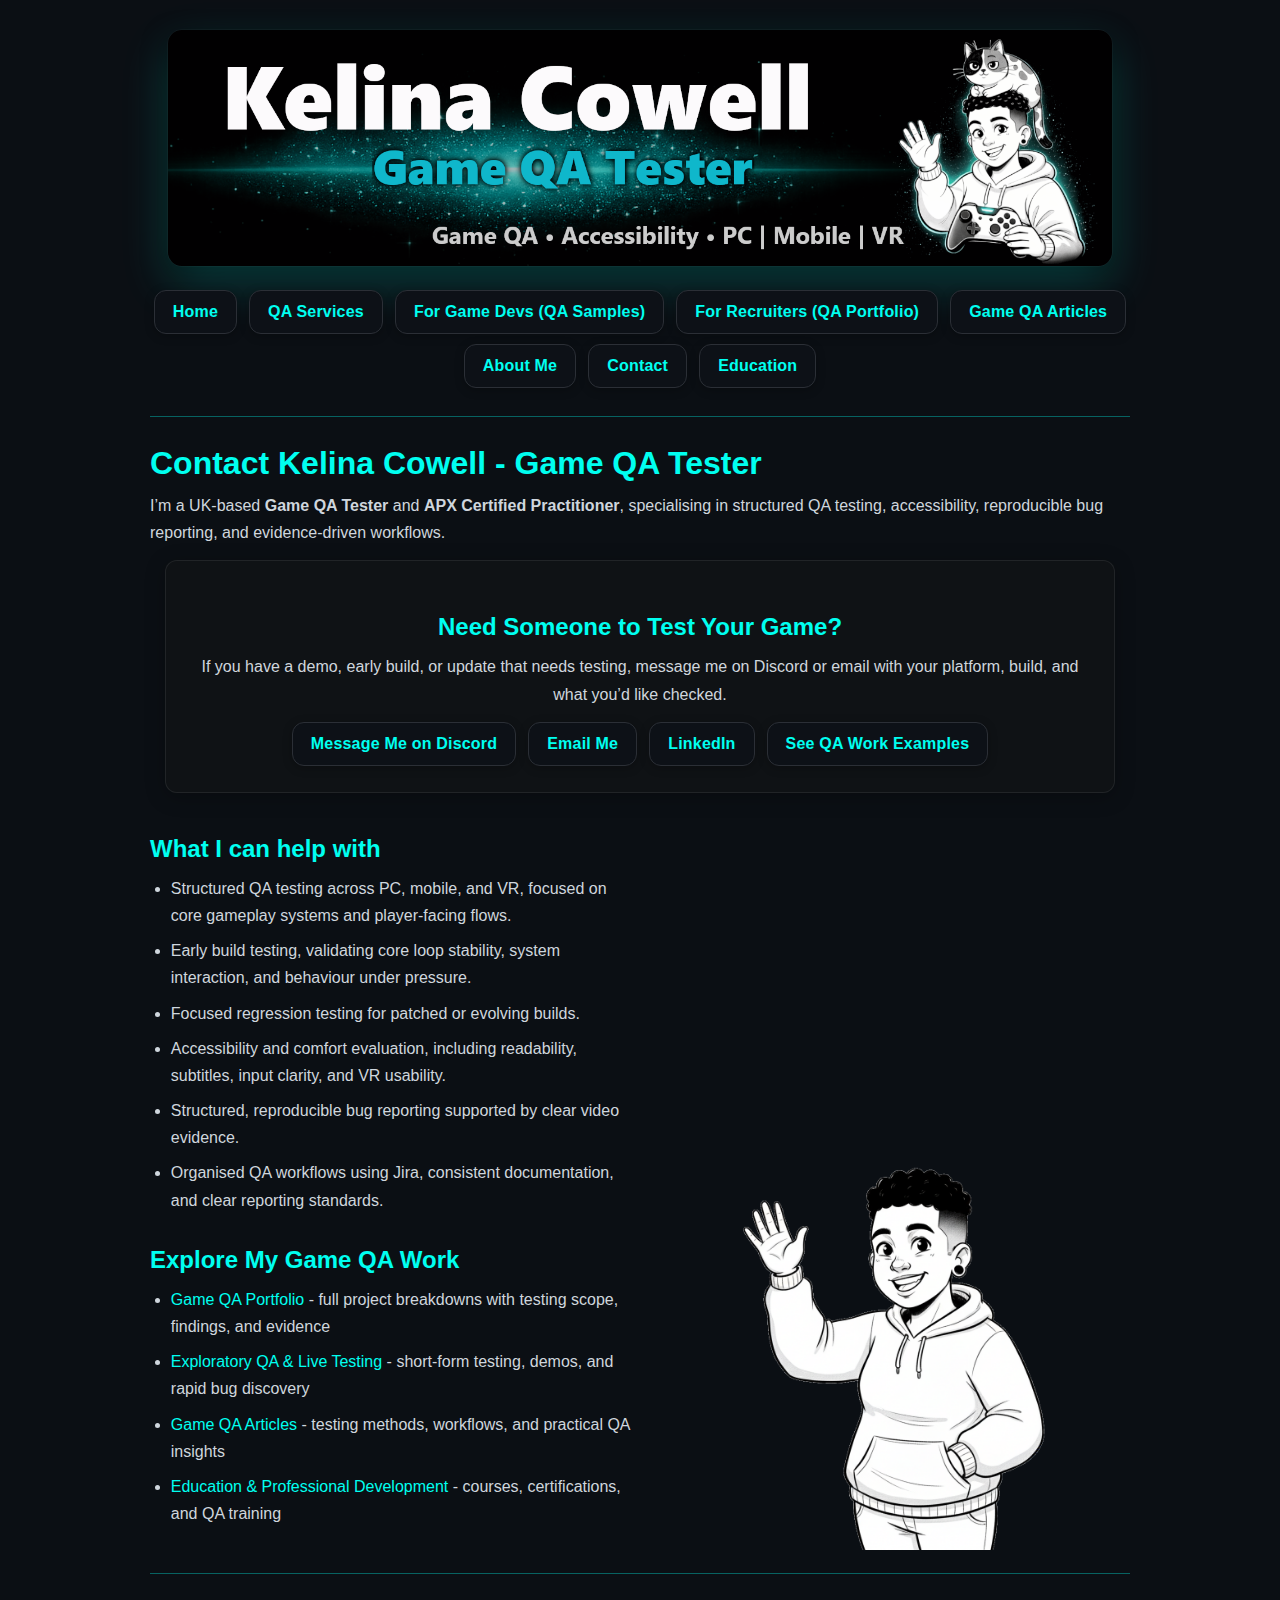
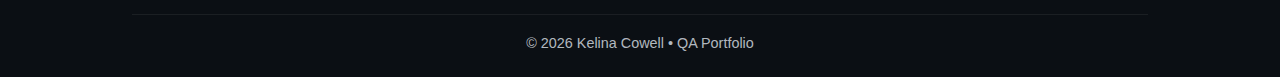
<file: contact/index.html>
<!doctype html>
<html lang="en">
<head>
  <meta charset="utf-8" />
  <meta name="viewport" content="width=device-width,initial-scale=1" />
<title>Contact Kelina Cowell | Game QA Tester</title>
<meta name="description" content="Contact Kelina Cowell, a UK-based game QA tester. Get in touch about roles, manual game testing, QA support, or portfolio feedback." />
<link rel="canonical" href="https://kelinacowellqa.github.io/Manual-QA-Portfolio-Kelina-Cowell/contact/" />

<meta property="og:title" content="Contact Kelina Cowell | Game QA Tester" />
<meta property="og:description" content="Contact Kelina Cowell, a UK-based game QA tester. Get in touch about roles, manual game testing, QA support, or portfolio feedback." />
<meta property="og:type" content="website" />
<meta property="og:url" content="https://kelinacowellqa.github.io/Manual-QA-Portfolio-Kelina-Cowell/contact/" />
<meta property="og:image" content="https://kelinacowellqa.github.io/assets/img/profile-banner.png" />
  
  <!-- Global stylesheet -->
  <link rel="stylesheet" href="../assets/css/site.css?v=5">

  <style>
    /* Keep page simple and readable */
    .wrap{ max-width:980px; }
    h1{ margin:22px 0 10px; }
    h2{ margin:26px 0 10px; }
    p{ line-height:1.7; margin:0 0 14px; }
    ul{ margin:0 0 14px; padding-left:18px; }
    li{ margin:8px 0; }

    .cta-row{
      display:flex;
      justify-content:center;
      flex-wrap:wrap;
      gap:10px 12px;
      margin:14px 0 6px;
      text-align:center;
    }
    .cta-row .cta-btn{ margin:0; }
    @media (max-width:560px){
      .cta-row .cta-btn{ display:block; width:fit-content; margin:8px auto; }
    }

    .banner{ display:block; max-width:100%; height:auto; border-radius:16px; margin:18px auto 0; }

   /* Two columns: wider right column + no bottom gap */
.contact-grid{
  display:grid;
  grid-template-columns: 1fr 460px;   /* bigger right column */
  gap: 28px;
  align-items: stretch;
  margin-top: 10px;
  margin-bottom: -2px;               /* pulls content onto the hr */
}

/* Right column stage */
.contact-side{
  display:flex;
  align-items:flex-end;
  justify-content:center;
  padding: 0;
}

/* Bigger character + force it to kiss the hr */
.contact-side img{
  width: 100%;
  max-width: 420px;                  /* bigger image */
  height: auto;
  display:block;
  margin: 0 0 -3px 0;                /* pushes feet onto the hr */
}

/* Make sure the hr isn't adding extra spacing */
hr{
  margin-top: 0;
}

/* Mobile: stack */
@media (max-width: 900px){
  .contact-grid{ grid-template-columns: 1fr; margin-bottom: 0; }
  .contact-side{ justify-content:flex-start; }
  .contact-side img{ max-width: 340px; margin-bottom: 0; }
}

    .service-card{
  background:var(--panel);
  border:1px solid var(--line);
  border-radius:12px;
  box-shadow:0 4px 20px rgba(0,0,0,.25);
}

    .service-card.hero-copy{
  max-width:900px;
  margin:0 auto;
  padding:20px 24px;
  text-align:center;
}

.service-card.hero-copy h2{
  margin: 0 0 12px 0;
}

.service-card.hero-copy .lead{
  margin-bottom:20px;
}
  </style>

  <script data-goatcounter="https://kelina.goatcounter.com/count" async src="//gc.zgo.at/count.js"></script>
</head>

<body>
  <main class="wrap">

    <!-- Optional hero -->
    <header class="hero">
      <img class="banner"
           src="../assets/img/linkedinbanner.png"
           alt="Kelina Cowell, game QA tester across PC, VR and mobile">
    </header>

    <!-- Nav -->
<nav class="site-nav cta-row">
  <a class="cta-btn" href="/">Home</a>

  <!-- Dev / buyer flow -->
  <a class="cta-btn" href="/freelance-game-qa-services.html">QA Services</a>
  <a class="cta-btn" href="/Manual-QA-Portfolio-Kelina-Cowell/exploratory-qa-live-testing/demos-alphas-betas/index.html">For Game Devs (QA Samples)</a>

  <!-- Recruiter -->
  <a class="cta-btn" href="/Manual-QA-Portfolio-Kelina-Cowell/">For Recruiters (QA Portfolio)</a>

  <!-- Supporting -->
  <a class="cta-btn" href="/Manual-QA-Portfolio-Kelina-Cowell/articles/">Game QA Articles</a>
  <a class="cta-btn" href="/Manual-QA-Portfolio-Kelina-Cowell/aboutme.html">About Me</a>
  <a class="cta-btn" href="/Manual-QA-Portfolio-Kelina-Cowell/contact/">Contact</a>
  <a class="cta-btn" href="/Manual-QA-Portfolio-Kelina-Cowell/education/">Education</a>
</nav>
    <hr>

    <!-- Top contact area -->
<section aria-labelledby="contact-title">
<h1 id="contact-title">Contact Kelina Cowell - Game QA Tester</h1>

<p>
  I’m a UK-based <strong>Game QA Tester</strong> and <strong>APX Certified Practitioner</strong>, specialising in structured QA testing, accessibility, reproducible bug reporting, and evidence-driven workflows.
</p>

<section class="section" aria-labelledby="contact">
  <div class="service-card hero-copy">
    <h2 id="contact">Need Someone to Test Your Game?</h2>

    <p class="lead">
      If you have a demo, early build, or update that needs testing, message me on Discord or email with your platform, build, and what you’d like checked.
    </p>

    <div class="cta-row">
      <a class="cta-btn primary-cta" href="YOUR_DISCORD_LINK" target="_blank" rel="noopener">
        Message Me on Discord
      </a>

      <a class="cta-btn" href="mailto:kelinacowell.qa@gmail.com?subject=Game%20Testing%20Enquiry">
        Email Me
      </a>

      <a class="cta-btn" href="https://www.linkedin.com/in/kelina-cowell-qa-tester" target="_blank" rel="noopener">
        LinkedIn
      </a>

      <a class="cta-btn" href="/Manual-QA-Portfolio-Kelina-Cowell/exploratory-qa-live-testing/">
        See QA Work Examples
      </a>
    </div>
  </div>
</section>
  
    <!-- Lower content + right-side character image -->
    <section class="contact-lower">
      <div class="contact-grid">
        <div class="contact-main">

<section aria-labelledby="help-title">
  <h2 id="help-title">What I can help with</h2>
  <ul>
    <li>Structured QA testing across PC, mobile, and VR, focused on core gameplay systems and player-facing flows.</li>
    <li>Early build testing, validating core loop stability, system interaction, and behaviour under pressure.</li>
    <li>Focused regression testing for patched or evolving builds.</li>
    <li>Accessibility and comfort evaluation, including readability, subtitles, input clarity, and VR usability.</li>
    <li>Structured, reproducible bug reporting supported by clear video evidence.</li>
    <li>Organised QA workflows using Jira, consistent documentation, and clear reporting standards.</li>
  </ul>
</section>

       <section aria-labelledby="routes-title">
  <h2 id="routes-title">Explore My Game QA Work</h2>
  <ul>
    <li><a href="/Manual-QA-Portfolio-Kelina-Cowell/">Game QA Portfolio</a> - full project breakdowns with testing scope, findings, and evidence</li>
    <li><a href="/Manual-QA-Portfolio-Kelina-Cowell/exploratory-qa-live-testing/">Exploratory QA &amp; Live Testing</a> - short-form testing, demos, and rapid bug discovery</li>
    <li><a href="/Manual-QA-Portfolio-Kelina-Cowell/articles/">Game QA Articles</a> - testing methods, workflows, and practical QA insights</li>
    <li><a href="/Manual-QA-Portfolio-Kelina-Cowell/education/">Education &amp; Professional Development</a> - courses, certifications, and QA training</li>
  </ul>
</section>

        </div>

        <aside class="contact-side" aria-hidden="true">
          <img
            src="../assets/img/kelina-cowell-qa-tester-goodbye-hello.png"
            alt=""
            loading="lazy"
            decoding="async"
          >
        </aside>
      </div>
        </section>
  </section>

    <hr>

  </main>

  <footer style="max-width:980px;margin:40px auto 0;padding:20px 18px 26px;text-align:center;font-size:0.9em;opacity:0.85;border-top:1px solid rgba(255,255,255,0.08);">
    © <script>document.write(new Date().getFullYear())</script> Kelina Cowell • QA Portfolio
  </footer>
</body>
</html>
</file>
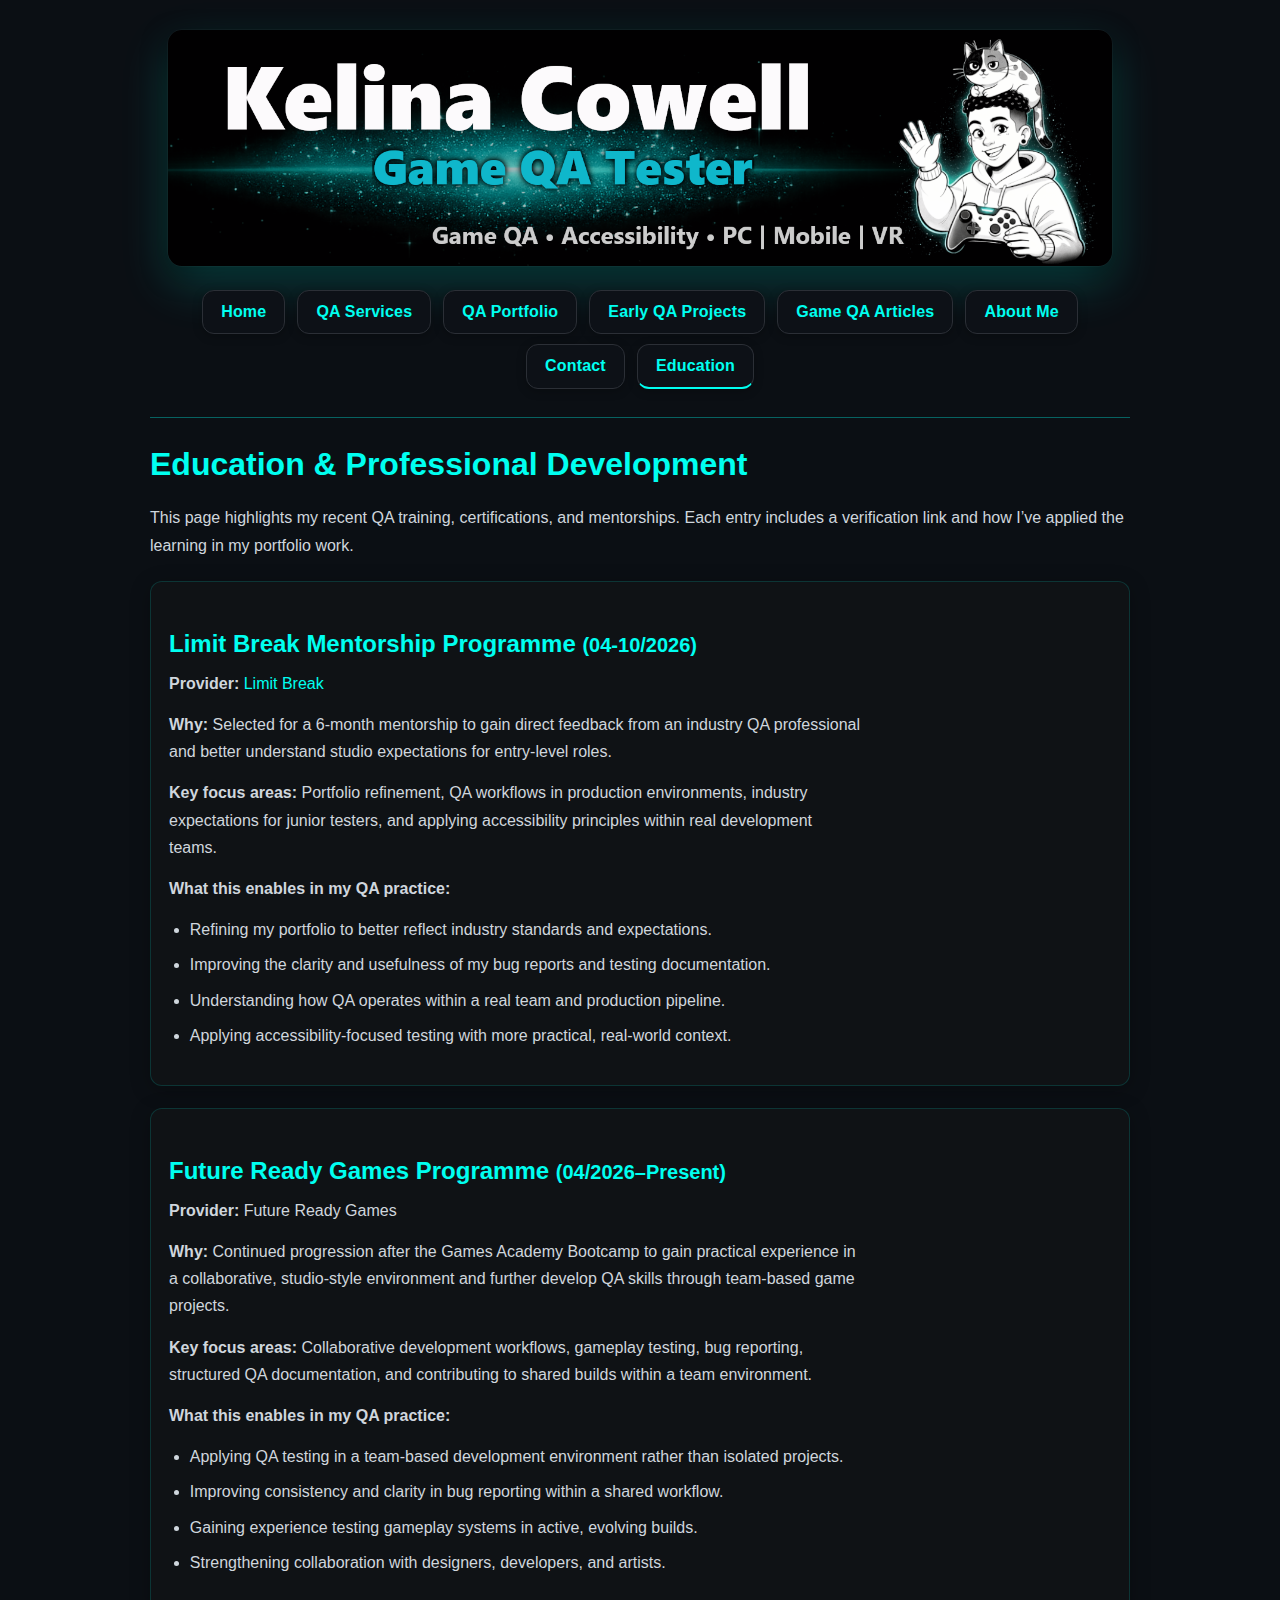
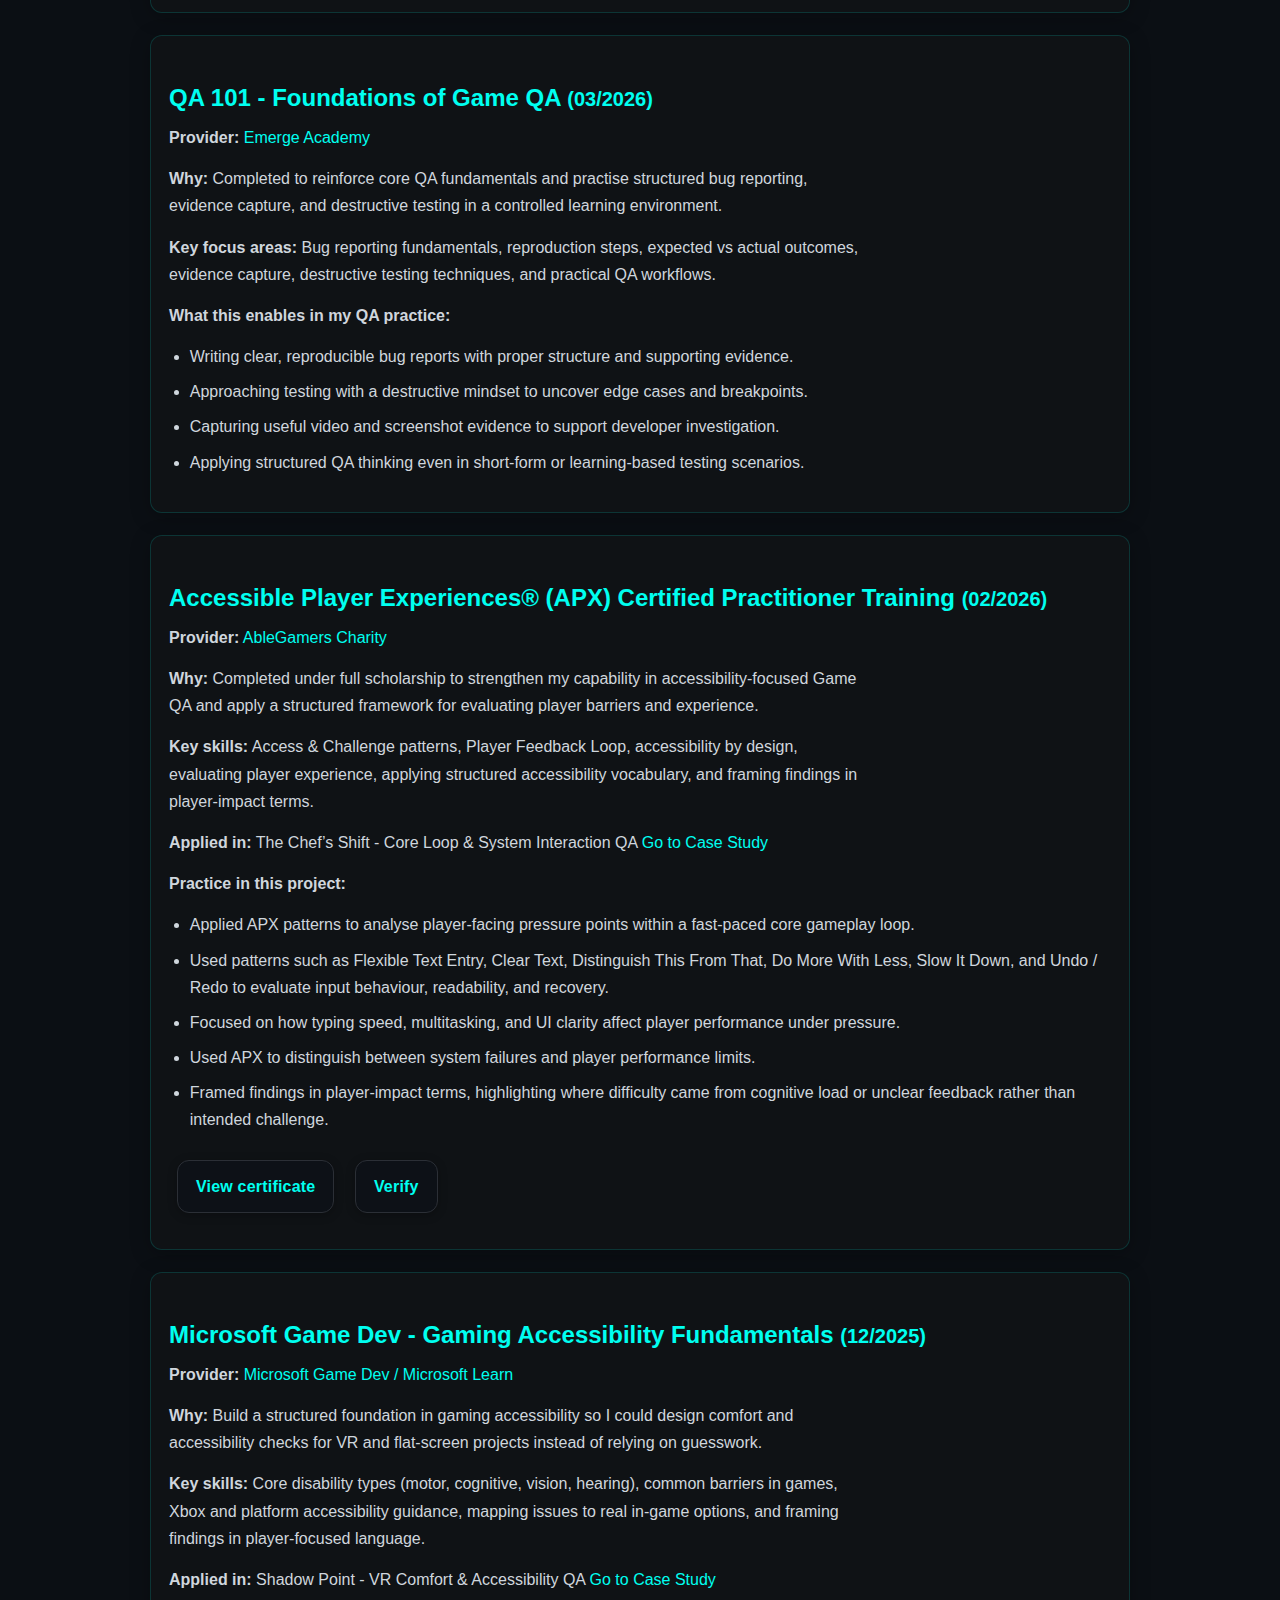
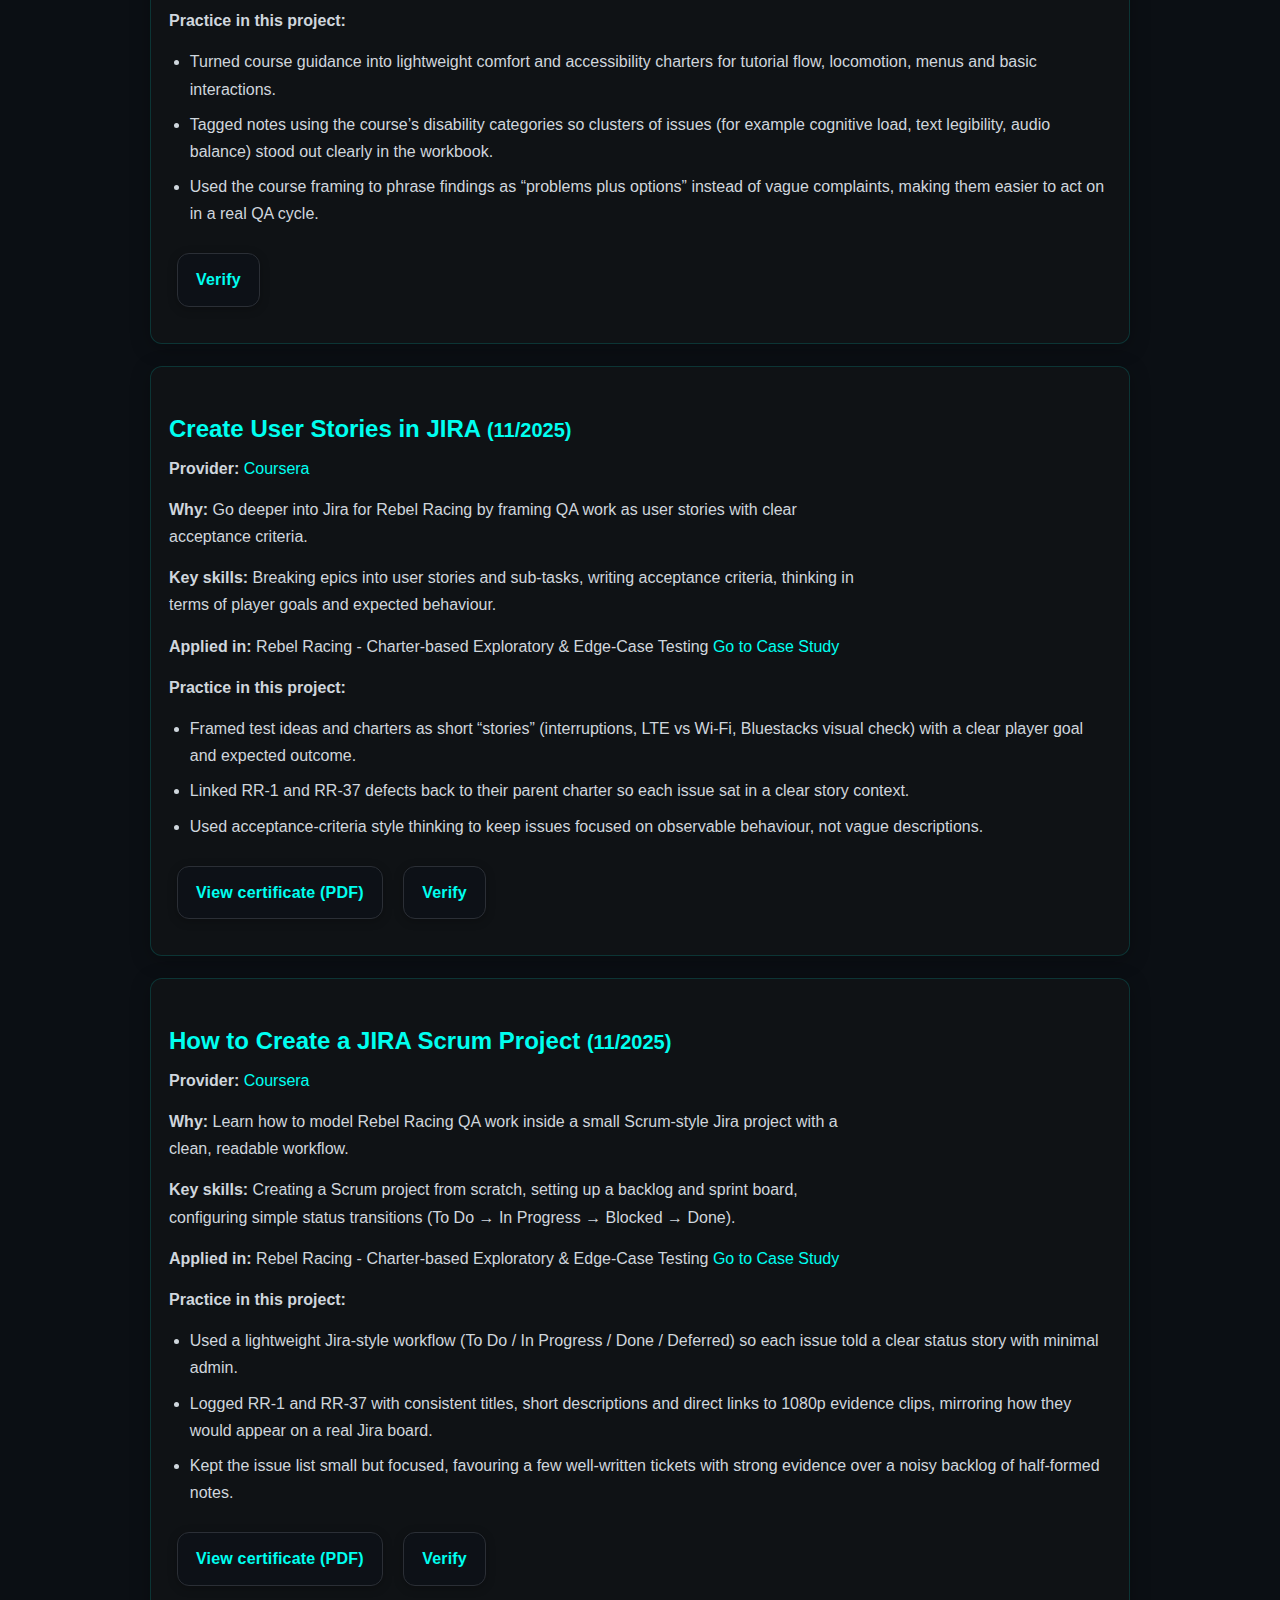
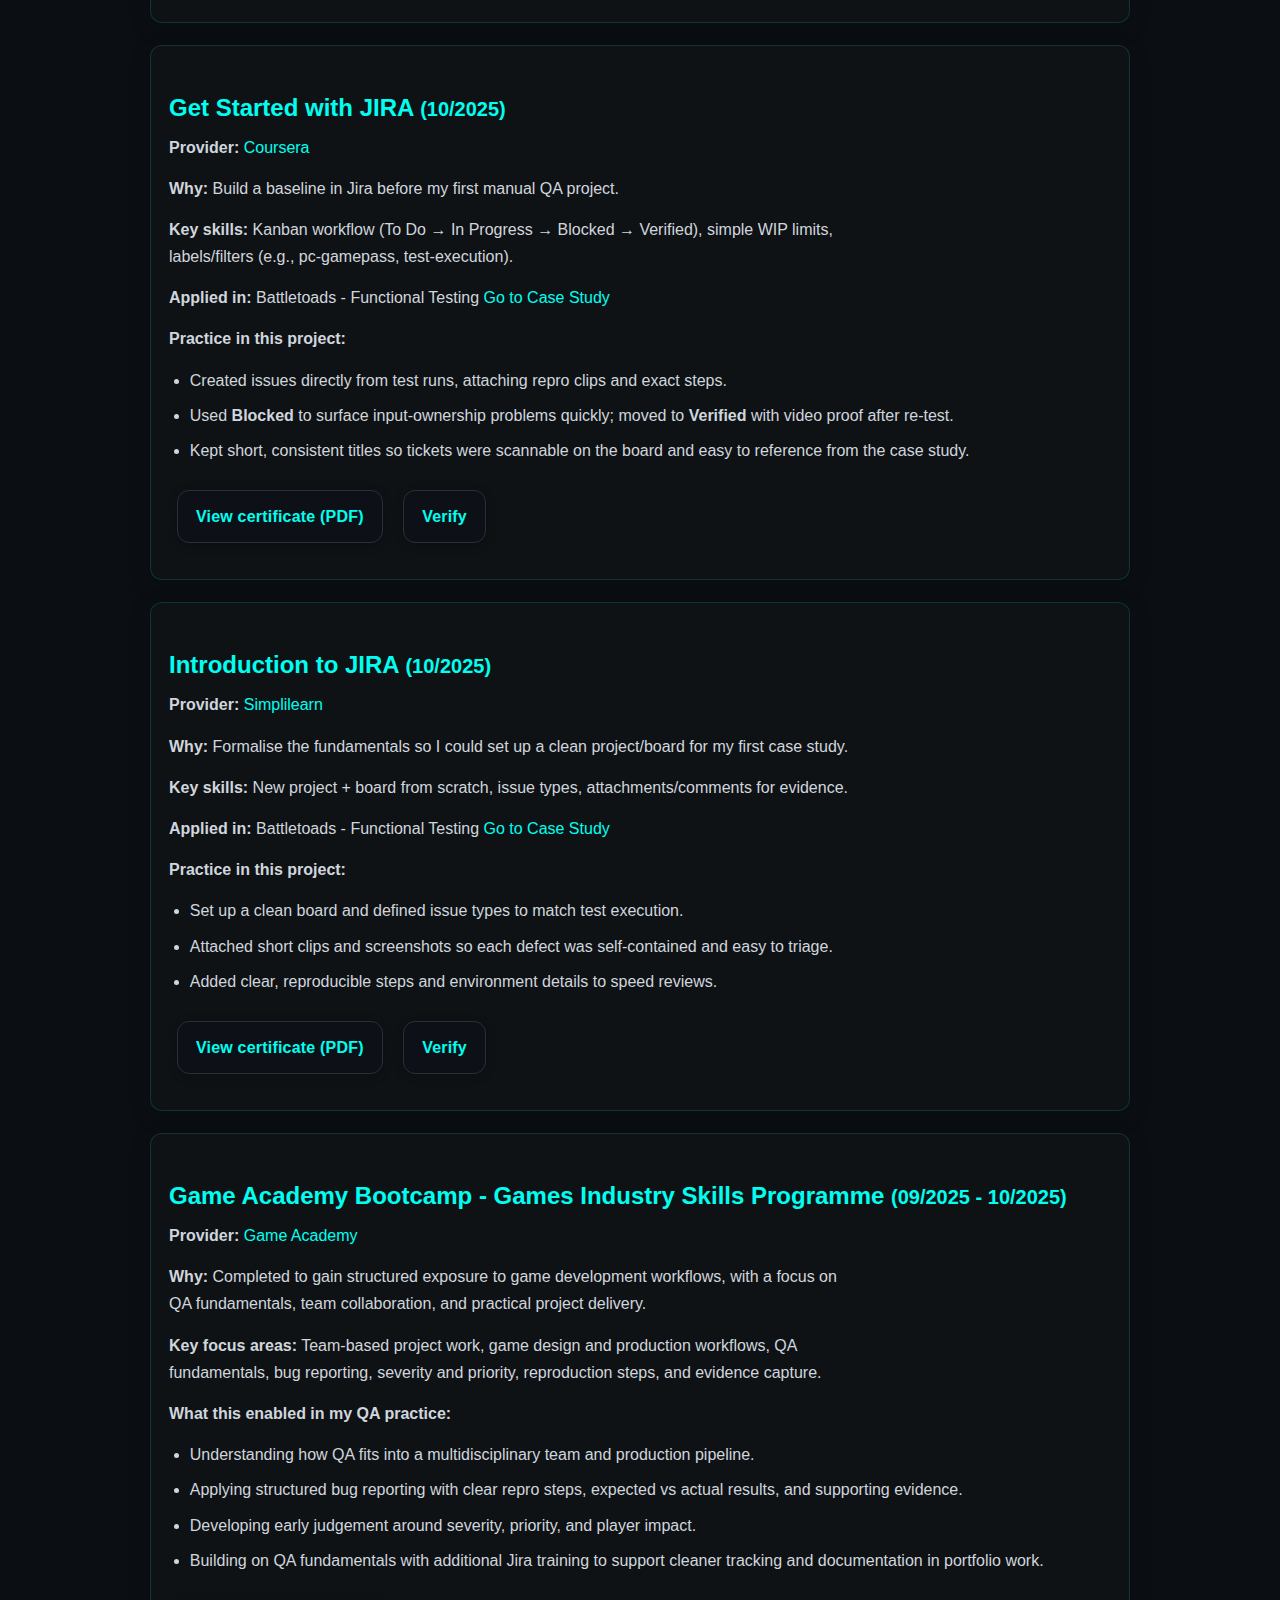
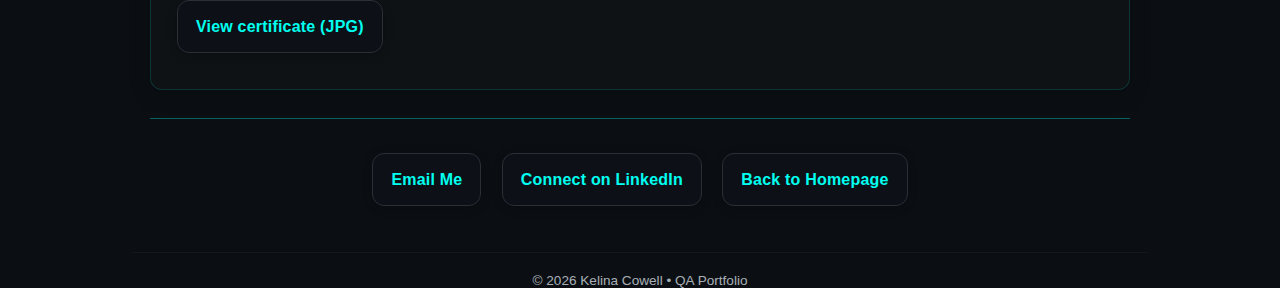
<file: education/index.html>
<!doctype html>
<html lang="en">
<head>
  <meta charset="utf-8" />
  <meta name="viewport" content="width=device-width,initial-scale=1" />
  <title>Education & Professional Development - Kelina Cowell</title>

  <!-- global styles (same as case studies) -->
  <link rel="stylesheet" href="../assets/css/site.css?v=5">

  <!-- page-scoped spacing tweak (mirrors your guide) -->
  <style>
    body h2{ margin:32px 0 12px !important; }
    body h3{ margin:22px 0 8px !important; }
    body p{ line-height:1.7 !important; margin:0 0 14px !important; }
    body ul, body ol{ margin:12px 0 20px !important; padding-left:1.3rem !important; }
    body li{ line-height:1.7 !important; margin:8px 0 !important; }
    .cta-row .cta-btn { margin: 6px 8px; }
    @media (max-width:560px){ .cta-row .cta-btn{display:block;margin:8px auto;width:fit-content} 

                             /* === Nav current-page fix === */
.site-nav .cta-btn{
  text-decoration:none !important;
}

.site-nav .cta-btn:visited{
  color:var(--teal) !important;
}

.site-nav .cta-btn:hover{
  background:var(--teal) !important;
  color:var(--bg) !important;
  border-color:var(--teal) !important;
  text-decoration:none !important;
}

.site-nav .cta-btn[aria-current="page"]{
  background:var(--teal) !important;
  color:var(--bg) !important;
  border-color:var(--teal) !important;
  text-decoration:none !important;
}

.site-nav .cta-btn[aria-current="page"]:visited,
.site-nav .cta-btn[aria-current="page"]:hover{
  color:var(--bg) !important;
}
  </style>

  <script data-goatcounter="https://kelina.goatcounter.com/count"
          async src="//gc.zgo.at/count.js"></script>
</head>
<body>
  <main class="wrap">

    <!-- Hero (same banner look) -->
    <header class="hero">
      <img class="banner"
           src="../assets/img/linkedinbanner.png"
           alt="QA tester across PC, console, VR, mobile">
    </header>

<nav class="site-nav cta-row">
  <a class="cta-btn" href="https://kelinacowellqa.github.io/">Home</a>
  <a class="cta-btn" href="https://kelinacowellqa.github.io/freelance-game-qa-services.html">QA Services</a>
  <a class="cta-btn" href="https://kelinacowellqa.github.io/Game-QA-Portfolio.html">QA Portfolio</a>
  <a class="cta-btn" href="https://kelinacowellqa.github.io/Manual-QA-Portfolio-Kelina-Cowell/">Early QA Projects</a>
  <a class="cta-btn" href="https://kelinacowellqa.github.io/Manual-QA-Portfolio-Kelina-Cowell/articles/">Game QA Articles</a>
  <a class="cta-btn" href="https://kelinacowellqa.github.io/Manual-QA-Portfolio-Kelina-Cowell/aboutme.html">About Me</a>
  <a class="cta-btn" href="https://kelinacowellqa.github.io/Manual-QA-Portfolio-Kelina-Cowell/contact/">Contact</a>
  <a class="cta-btn" href="https://kelinacowellqa.github.io/Manual-QA-Portfolio-Kelina-Cowell/education/" aria-current="page">Education</a>
</nav>
</header>  

    <hr>
    
    <!-- Intro -->
<header class="intro">
  <h1>Education & Professional Development</h1>
  <p>This page highlights my recent QA training, certifications, and mentorships. Each entry includes a verification link and how I’ve applied the learning in my portfolio work.</p>
</header>

    <section class="project-block">
  <h2>Limit Break Mentorship Programme <small>(04-10/2026)</small></h2>

  <p><strong>Provider:</strong> <a href="https://www.limitbreak.co.uk" target="_blank" rel="noopener">Limit Break</a></p>

  <p><strong>Why:</strong> Selected for a 6-month mentorship to gain direct feedback from an industry QA professional and better understand studio expectations for entry-level roles.</p>

  <p><strong>Key focus areas:</strong> 
    Portfolio refinement, QA workflows in production environments, industry expectations for junior testers, and applying accessibility principles within real development teams.
  </p>

  <p><strong>What this enables in my QA practice:</strong></p>
  <ul>
    <li>Refining my portfolio to better reflect industry standards and expectations.</li>
    <li>Improving the clarity and usefulness of my bug reports and testing documentation.</li>
    <li>Understanding how QA operates within a real team and production pipeline.</li>
    <li>Applying accessibility-focused testing with more practical, real-world context.</li>
  </ul>
</section>

<section class="project-block">
 <h2>Future Ready Games Programme <small>(04/2026–Present)</small></h2>

  <p><strong>Provider:</strong> Future Ready Games</p>

  <p><strong>Why:</strong> Continued progression after the Games Academy Bootcamp to gain practical experience in a collaborative, studio-style environment and further develop QA skills through team-based game projects.</p>

  <p><strong>Key focus areas:</strong> 
    Collaborative development workflows, gameplay testing, bug reporting, structured QA documentation, and contributing to shared builds within a team environment.
  </p>

  <p><strong>What this enables in my QA practice:</strong></p>
  <ul>
    <li>Applying QA testing in a team-based development environment rather than isolated projects.</li>
    <li>Improving consistency and clarity in bug reporting within a shared workflow.</li>
    <li>Gaining experience testing gameplay systems in active, evolving builds.</li>
    <li>Strengthening collaboration with designers, developers, and artists.</li>
  </ul>
</section>

    <section class="project-block">
  <h2>QA 101 - Foundations of Game QA <small>(03/2026)</small></h2>

  <p><strong>Provider:</strong> <a href="https://emergeqa.com" target="_blank" rel="noopener">Emerge Academy</a></p>

  <p><strong>Why:</strong> Completed to reinforce core QA fundamentals and practise structured bug reporting, evidence capture, and destructive testing in a controlled learning environment.</p>

  <p><strong>Key focus areas:</strong> 
    Bug reporting fundamentals, reproduction steps, expected vs actual outcomes, evidence capture, destructive testing techniques, and practical QA workflows.
  </p>

  <p><strong>What this enables in my QA practice:</strong></p>
  <ul>
    <li>Writing clear, reproducible bug reports with proper structure and supporting evidence.</li>
    <li>Approaching testing with a destructive mindset to uncover edge cases and breakpoints.</li>
    <li>Capturing useful video and screenshot evidence to support developer investigation.</li>
    <li>Applying structured QA thinking even in short-form or learning-based testing scenarios.</li>
  </ul>
</section>

<section class="project-block">
  <h2>Accessible Player Experiences® (APX) Certified Practitioner Training <small>(02/2026)</small></h2>

  <p><strong>Provider:</strong> <a href="https://ablegamers.org/" target="_blank" rel="noopener">AbleGamers Charity</a></p>

  <p><strong>Why:</strong> Completed under full scholarship to strengthen my capability in accessibility-focused Game QA and apply a structured framework for evaluating player barriers and experience.</p>

  <p><strong>Key skills:</strong> 
    Access & Challenge patterns, Player Feedback Loop, accessibility by design, evaluating player experience, applying structured accessibility vocabulary, and framing findings in player-impact terms.
  </p>

  <p><strong>Applied in:</strong> 
    The Chef’s Shift - Core Loop & System Interaction QA 
    <a href="/Manual-QA-Portfolio-Kelina-Cowell/projects/chefs-shift/">Go to Case Study</a>
  </p>

  <p><strong>Practice in this project:</strong></p>

  <ul>
    <li>Applied APX patterns to analyse player-facing pressure points within a fast-paced core gameplay loop.</li>
    <li>Used patterns such as Flexible Text Entry, Clear Text, Distinguish This From That, Do More With Less, Slow It Down, and Undo / Redo to evaluate input behaviour, readability, and recovery.</li>
    <li>Focused on how typing speed, multitasking, and UI clarity affect player performance under pressure.</li>
    <li>Used APX to distinguish between system failures and player performance limits.</li>
    <li>Framed findings in player-impact terms, highlighting where difficulty came from cognitive load or unclear feedback rather than intended challenge.</li>
  </ul>

  <p class="cta-row">
    <a class="cta-btn" href="../jira_training/screenshots/apx-certificate.jpg" target="_blank" rel="noopener">
      View certificate
    </a>
    <a class="cta-btn" href="https://www.credential.net/a4a72730-7f63-49ed-9378-427964d69325#acc.ldSPVLOK" target="_blank" rel="noopener">
      Verify
    </a>
  </p>
</section>

    <section class="project-block">
  <h2>Microsoft Game Dev - Gaming Accessibility Fundamentals <small>(12/2025)</small></h2>
  <p><strong>Provider:</strong> <a href="https://learn.microsoft.com/en-us/training/paths/gaming-accessibility-fundamentals/" target="_blank" rel="noopener">Microsoft Game Dev / Microsoft Learn</a></p>
  <p><strong>Why:</strong> Build a structured foundation in gaming accessibility so I could design comfort and accessibility checks for VR and flat-screen projects instead of relying on guesswork.</p>
  <p><strong>Key skills:</strong> Core disability types (motor, cognitive, vision, hearing), common barriers in games, Xbox and platform accessibility guidance, mapping issues to real in-game options, and framing findings in player-focused language.</p>
  <p><strong>Applied in:</strong> Shadow Point - VR Comfort &amp; Accessibility QA 
    <a href="https://kelinacowellqa.github.io/Manual-QA-Portfolio-Kelina-Cowell/projects/shadow-point/index.html">Go to Case Study</a>
  </p>
  <p><strong>Practice in this project:</strong></p>
  <ul>
    <li>Turned course guidance into lightweight comfort and accessibility charters for tutorial flow, locomotion, menus and basic interactions.</li>
    <li>Tagged notes using the course’s disability categories so clusters of issues (for example cognitive load, text legibility, audio balance) stood out clearly in the workbook.</li>
    <li>Used the course framing to phrase findings as “problems plus options” instead of vague complaints, making them easier to act on in a real QA cycle.</li>
  </ul>

  <p class="cta-row">
    <a class="cta-btn" href="https://learn.microsoft.com/en-us/users/kelinacowell-9687/achievements/yp4lnber?ref=https%3A%2F%2F" target="_blank" rel="noopener">Verify</a>
  </p>
</section>

    <!-- ===== Newest first ===== -->
    <section class="project-block">
  <h2>Create User Stories in JIRA <small>(11/2025)</small></h2>
  <p><strong>Provider:</strong> <a href="https://www.coursera.org/" target="_blank" rel="noopener">Coursera</a></p>
  <p><strong>Why:</strong> Go deeper into Jira for Rebel Racing by framing QA work as user stories with clear acceptance criteria.</p>
  <p><strong>Key skills:</strong> Breaking epics into user stories and sub-tasks, writing acceptance criteria, thinking in terms of player goals and expected behaviour.</p>
  <p><strong>Applied in:</strong> Rebel Racing - Charter-based Exploratory &amp; Edge-Case Testing 
    <a href="../projects/rebel-racing/">Go to Case Study</a>
  </p>
  <p><strong>Practice in this project:</strong></p>
  <ul>
    <li>Framed test ideas and charters as short “stories” (interruptions, LTE vs Wi-Fi, Bluestacks visual check) with a clear player goal and expected outcome.</li>
    <li>Linked RR-1 and RR-37 defects back to their parent charter so each issue sat in a clear story context.</li>
    <li>Used acceptance-criteria style thinking to keep issues focused on observable behaviour, not vague descriptions.</li>
  </ul>

  <p class="cta-row">
    <a class="cta-btn" href="../jira_training/screenshots/create-user-stories-in-jira_coursera_cert.jpeg" target="_blank" rel="noopener">View certificate (PDF)</a>
    <a class="cta-btn" href="https://www.coursera.org/account/accomplishments/verify/TNYF6EBAG1G1" target="_blank" rel="noopener">Verify</a>
  </p>
</section>

<section class="project-block">
  <h2>How to Create a JIRA Scrum Project <small>(11/2025)</small></h2>
   <p><strong>Provider:</strong> <a href="https://www.coursera.org/" target="_blank" rel="noopener">Coursera</a></p>
  <p><strong>Why:</strong> Learn how to model Rebel Racing QA work inside a small Scrum-style Jira project with a clean, readable workflow.</p>
  <p><strong>Key skills:</strong> Creating a Scrum project from scratch, setting up a backlog and sprint board, configuring simple status transitions (To Do → In Progress → Blocked → Done).</p>
  <p><strong>Applied in:</strong> Rebel Racing - Charter-based Exploratory &amp; Edge-Case Testing 
    <a href="../projects/rebel-racing/">Go to Case Study</a>
  </p>
  <p><strong>Practice in this project:</strong></p>
  <ul>
    <li>Used a lightweight Jira-style workflow (To Do / In Progress / Done / Deferred) so each issue told a clear status story with minimal admin.</li>
    <li>Logged RR-1 and RR-37 with consistent titles, short descriptions and direct links to 1080p evidence clips, mirroring how they would appear on a real Jira board.</li>
    <li>Kept the issue list small but focused, favouring a few well-written tickets with strong evidence over a noisy backlog of half-formed notes.</li>
  </ul>

  <p class="cta-row">
    <a class="cta-btn" href="../jira_training/screenshots/how-to-create-a-Jira-SCRUM-project_coursera_cert.jpeg" target="_blank" rel="noopener">View certificate (PDF)</a>
    <a class="cta-btn" href="https://www.coursera.org/account/accomplishments/verify/RRGZ275SRHHE" target="_blank" rel="noopener">Verify</a>
  </p>
</section>

<!-- 1) Get Started with JIRA -->
<section class="project-block">
  <h2>Get Started with JIRA <small>(10/2025)</small></h2>
   <p><strong>Provider:</strong> <a href="https://www.coursera.org/" target="_blank" rel="noopener">Coursera</a></p>
  <p><strong>Why:</strong> Build a baseline in Jira before my first manual QA project.</p>
  <p><strong>Key skills:</strong> Kanban workflow (To Do → In Progress → Blocked → Verified), simple WIP limits, labels/filters (e.g., pc-gamepass, test-execution).</p>
  <p><strong>Applied in:</strong> Battletoads - Functional Testing <a href="../projects/battletoads/"> Go to Case Study</a></p>
  <p><strong>Practice in this project:</strong></p>
<ul>
  <li>Created issues directly from test runs, attaching repro clips and exact steps.</li>
  <li>Used <strong>Blocked</strong> to surface input-ownership problems quickly; moved to <strong>Verified</strong> with video proof after re-test.</li>
  <li>Kept short, consistent titles so tickets were scannable on the board and easy to reference from the case study.</li>
</ul>
  
  <p class="cta-row">
  <a class="cta-btn" href="../jira_training/screenshots/intro-to-jira_simplilearn_cert.pdf" target="_blank" rel="noopener">View certificate (PDF)</a>
  <a class="cta-btn" href="https://www.coursera.org/account/accomplishments/verify/FHQ72W1VMOKT" target="_blank" rel="noopener">Verify</a>
</p>
</section>

<!-- 2) Introduction to JIRA -->
<section class="project-block">
  <h2>Introduction to JIRA <small>(10/2025)</small></h2>
  <p><strong>Provider:</strong> <a href="https://www.simplilearn.com/" target="_blank" rel="noopener">Simplilearn</a></p>
  <p><strong>Why:</strong> Formalise the fundamentals so I could set up a clean project/board for my first case study.</p>
  <p><strong>Key skills:</strong> New project + board from scratch, issue types, attachments/comments for evidence.</p>
  <p><strong>Applied in:</strong> Battletoads - Functional Testing<a href="../projects/battletoads/"> Go to Case Study</a></p>
 <p><strong>Practice in this project:</strong></p>
<ul>
  <li>Set up a clean board and defined issue types to match test execution.</li>
  <li>Attached short clips and screenshots so each defect was self-contained and easy to triage.</li>
  <li>Added clear, reproducible steps and environment details to speed reviews.</li>
</ul>
  
  <p class="cta-row">
  <a class="cta-btn" href="../jira_training/screenshots/get-started-with-jira_coursera_cert.pdf" target="_blank" rel="noopener">View certificate (PDF)</a>
  <a class="cta-btn" href="https://simpli-web.app.link/e/AvWAS7EV9Xb" target="_blank" rel="noopener">Verify</a>
</p>
</section>

<!-- 3) Game Academy Bootcamp -->
<section class="project-block">
  <h2>Game Academy Bootcamp - Games Industry Skills Programme <small>(09/2025 - 10/2025)</small></h2>
  <p><strong>Provider:</strong> <a href="https://www.gameacademy.co/" target="_blank" rel="noopener">Game Academy</a></p>

  <p><strong>Why:</strong> Completed to gain structured exposure to game development workflows, with a focus on QA fundamentals, team collaboration, and practical project delivery.</p>

  <p><strong>Key focus areas:</strong> 
    Team-based project work, game design and production workflows, QA fundamentals, bug reporting, severity and priority, reproduction steps, and evidence capture.
  </p>

  <p><strong>What this enabled in my QA practice:</strong></p>
  <ul>
    <li>Understanding how QA fits into a multidisciplinary team and production pipeline.</li>
    <li>Applying structured bug reporting with clear repro steps, expected vs actual results, and supporting evidence.</li>
    <li>Developing early judgement around severity, priority, and player impact.</li>
    <li>Building on QA fundamentals with additional Jira training to support cleaner tracking and documentation in portfolio work.</li>
  </ul>

  <p class="cta-row">
    <a class="cta-btn" href="../jira_training/screenshots/Game_Academy_Kelina_Cowell.jpg" target="_blank" rel="noopener">
      View certificate (JPG)
    </a>
  </p>
</section>
    
    <hr>

     <p class="cta-row" style="text-align:center;">
      <a class="cta-btn" href="mailto:kelinacowell.qa@gmail.com">Email Me</a>
      <a class="cta-btn" href="https://www.linkedin.com/in/kelina-cowell-qa-tester" target="_blank" rel="noopener">Connect on LinkedIn</a>
      <a class="cta-btn" href="../">Back to Homepage</a>
    </p>

  </main>

  <!-- Global footer style used elsewhere -->
  <footer>
    <div class="wrap">© <script>document.write(new Date().getFullYear())</script> Kelina Cowell • QA Portfolio</div>
  </footer>
</body>
</html>
</file>
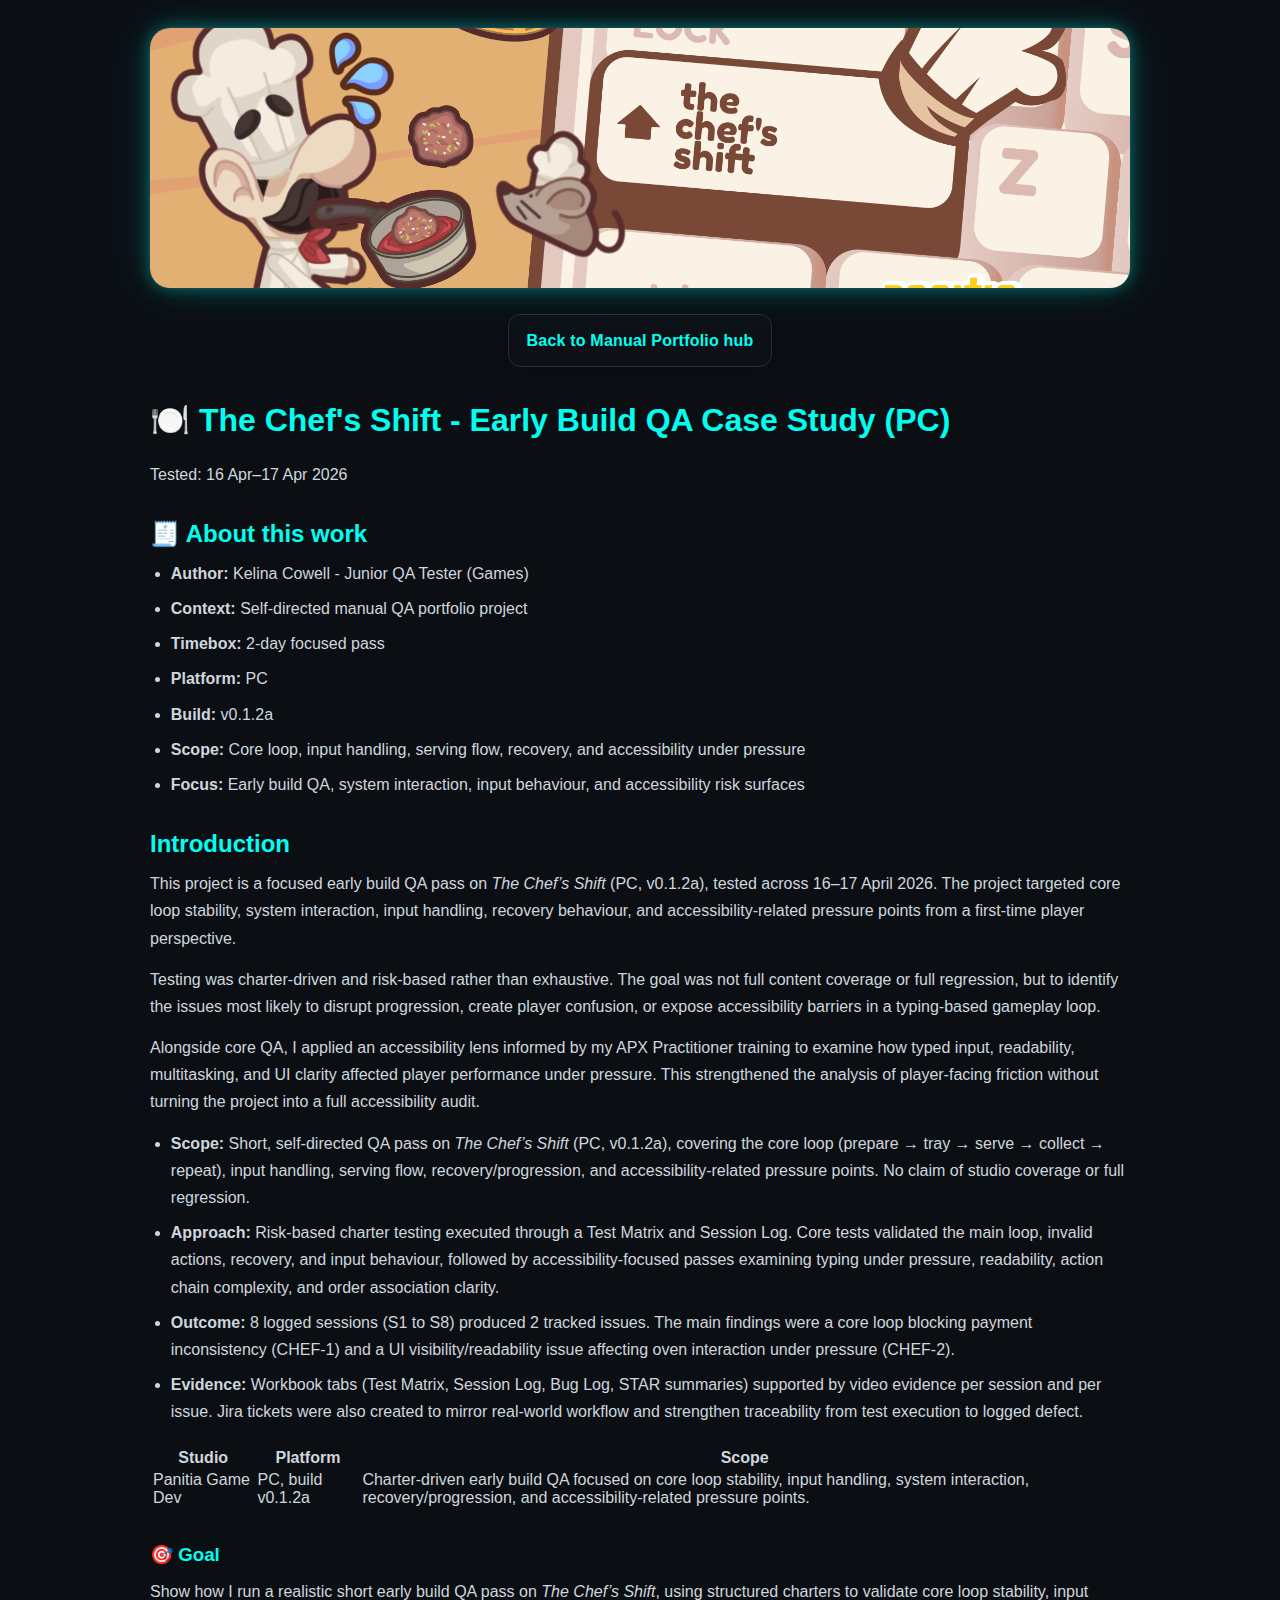
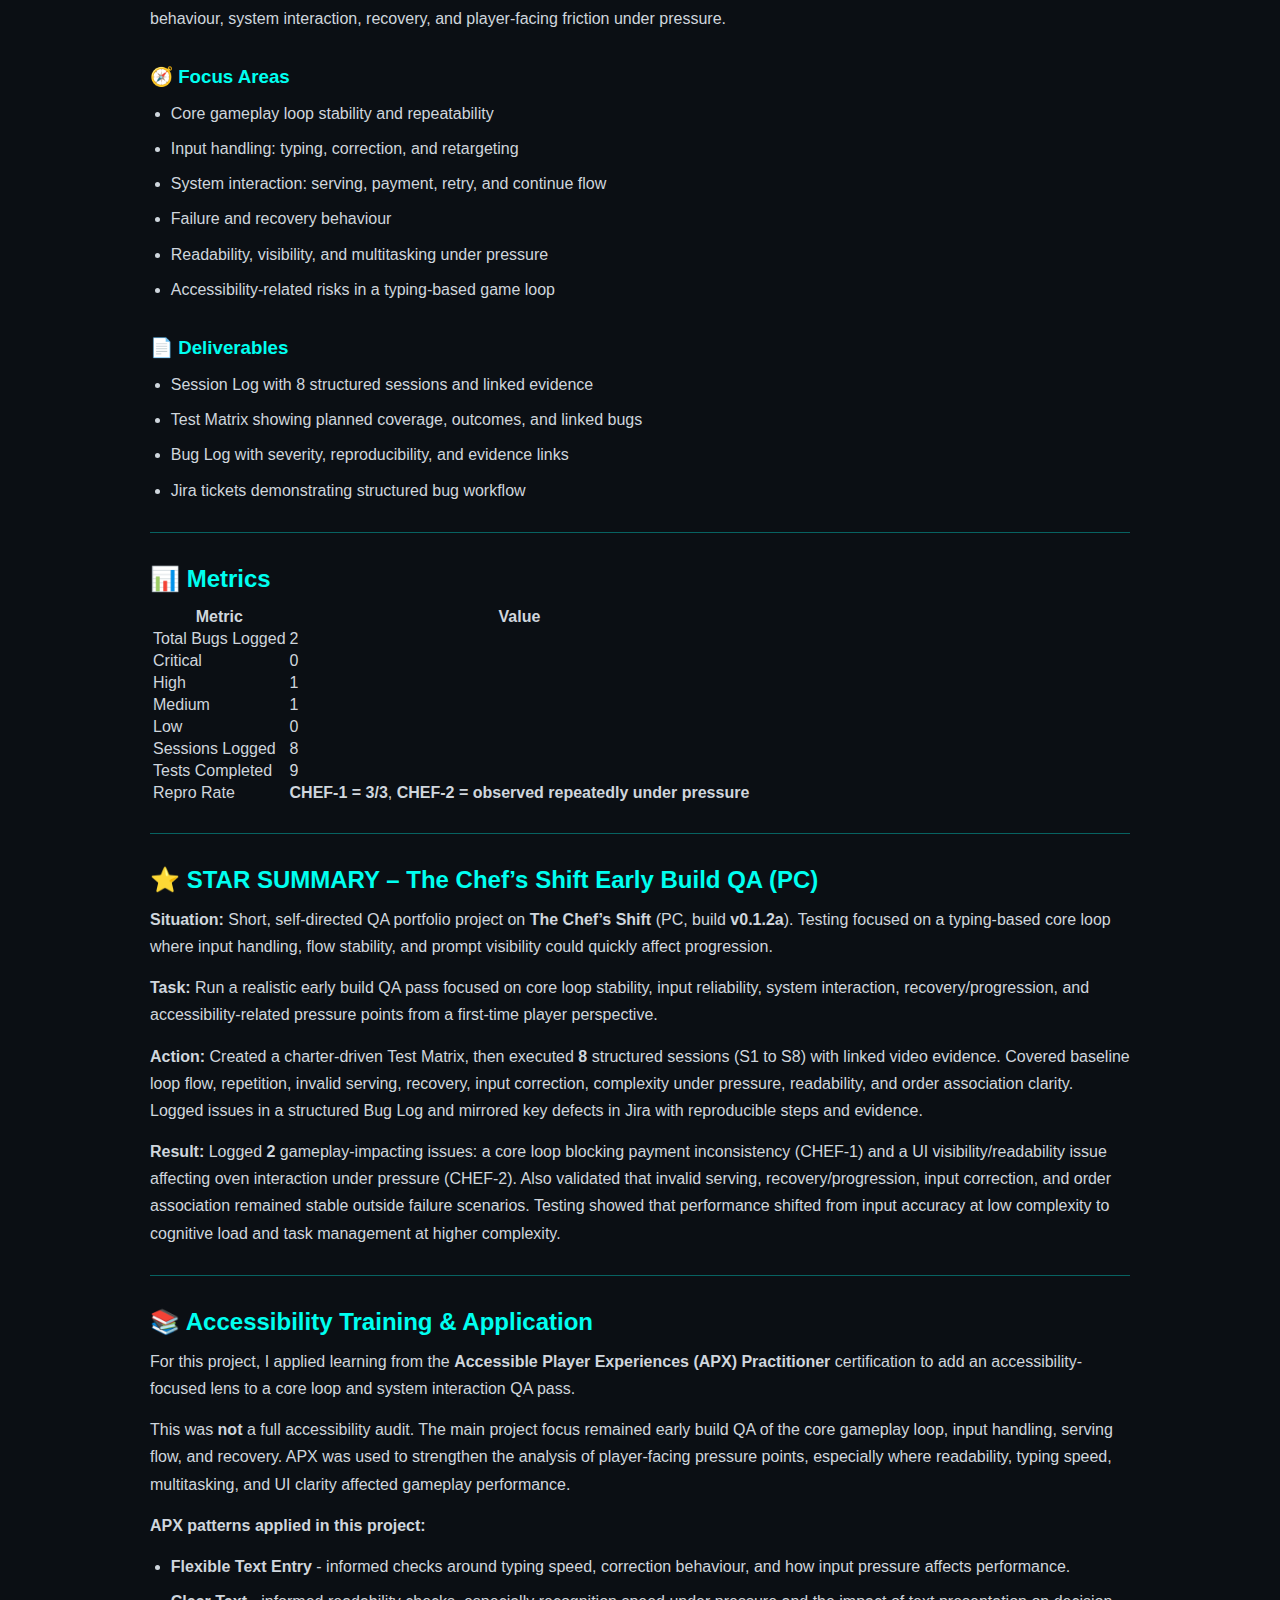
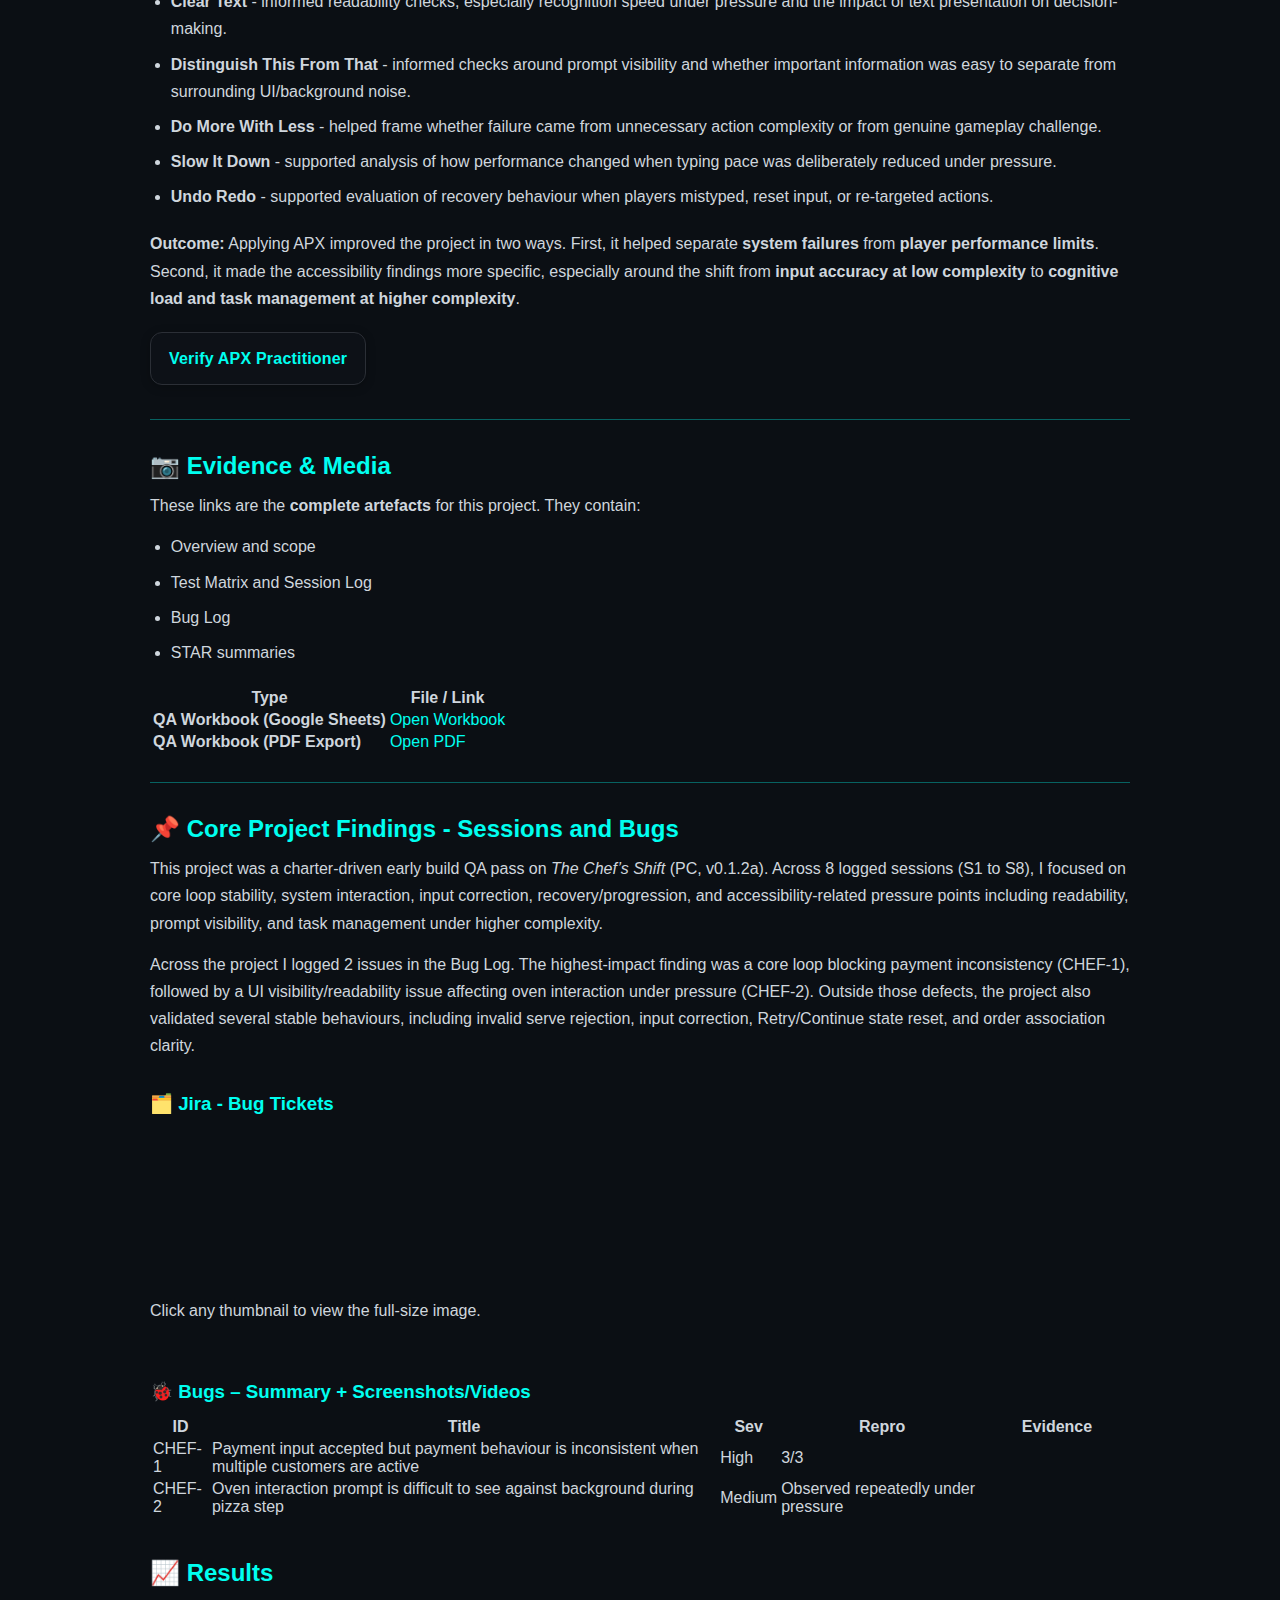
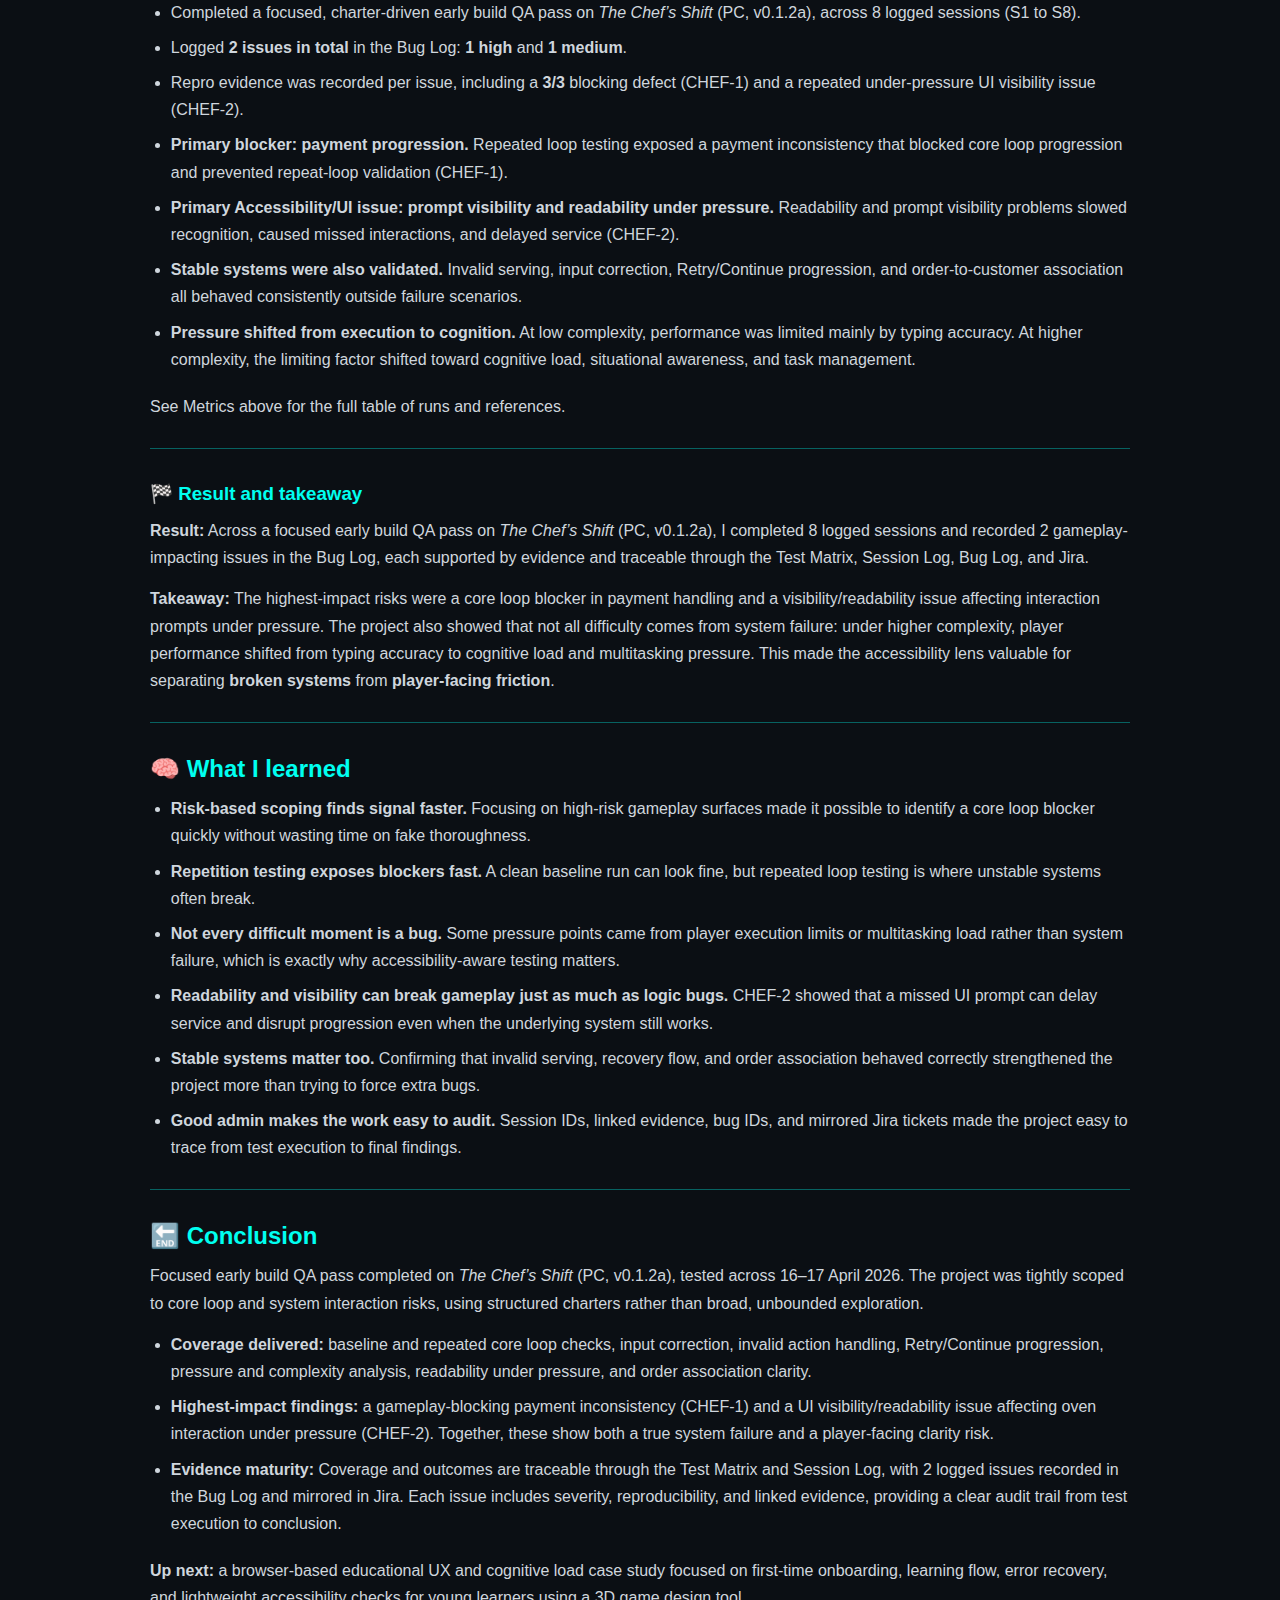
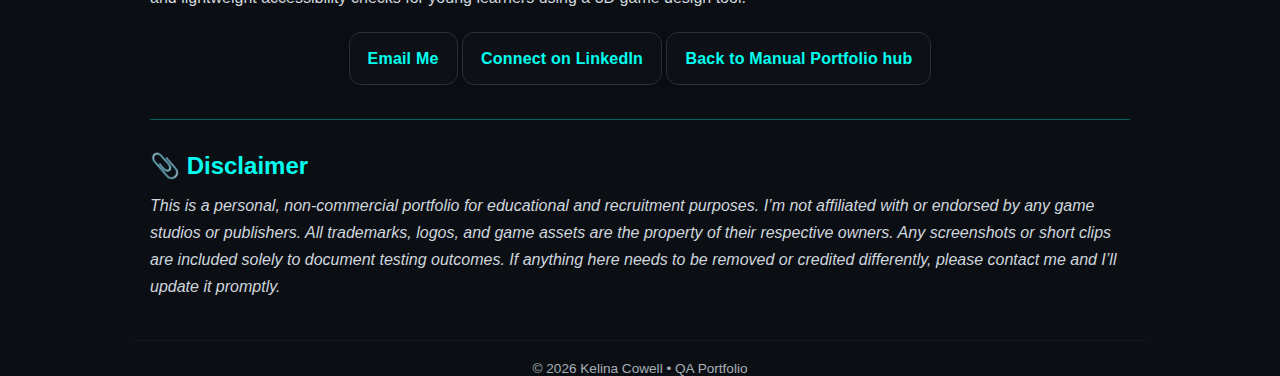
<file: projects/chefs-shift/index.html>
<!doctype html>
<html lang="en">
<head>
  <meta charset="utf-8" />
  <meta name="viewport" content="width=device-width,initial-scale=1" />
  <title>The Chef's Shift - Early Build QA Case Study</title>

  <link rel="stylesheet" href="../../assets/css/site.css?v=5">

  <style>
.hero {
  margin: 28px 0 26px !important;
}

.cta-row {
  margin: 20px 0 34px !important;
}
    
.hero {
  width: 100%;
  height: 260px;
  position: relative;
  padding: 0 !important;
  margin: 0;
  border: 0;
  border-radius: 20px;
  background: transparent !important;
  box-shadow: none !important;
  overflow: visible !important;
}

.hero img {
  width: 100%;
  height: 100%;
  display: block;
  object-fit: cover;
  object-position: left center;
  border-radius: 20px;
  border: 0;
  box-shadow: none !important;
  background: transparent;
}

.hero::after {
  content: "";
  position: absolute;
  inset: 0;
  border-radius: 20px;
  pointer-events: none;
  box-shadow:
    0 0 14px rgba(0,255,240,0.28),
    0 0 28px rgba(0,255,240,0.16),
    0 0 52px rgba(0,255,240,0.10);
  animation: heroPulse 3.2s ease-in-out infinite;
}

@keyframes heroPulse {
  0% {
    box-shadow:
      0 0 14px rgba(0,255,240,0.28),
      0 0 28px rgba(0,255,240,0.16),
      0 0 52px rgba(0,255,240,0.10);
  }
  50% {
    box-shadow:
      0 0 22px rgba(0,255,240,0.42),
      0 0 42px rgba(0,255,240,0.24),
      0 0 72px rgba(0,255,240,0.14);
  }
  100% {
    box-shadow:
      0 0 14px rgba(0,255,240,0.28),
      0 0 28px rgba(0,255,240,0.16),
      0 0 52px rgba(0,255,240,0.10);
  }

@keyframes heroPulse {
  0% {
    box-shadow:
      0 0 10px rgba(0,255,240,0.25),
      0 0 20px rgba(0,255,240,0.15),
      0 0 40px rgba(0,255,240,0.08);
  }
  50% {
    box-shadow:
      0 0 20px rgba(0,255,240,0.4),
      0 0 40px rgba(0,255,240,0.25),
      0 0 70px rgba(0,255,240,0.15);
  }
  100% {
    box-shadow:
      0 0 10px rgba(0,255,240,0.25),
      0 0 20px rgba(0,255,240,0.15),
      0 0 40px rgba(0,255,240,0.08);
  }
}
@keyframes heroPulse {
  0% {
    box-shadow:
      0 0 10px rgba(0, 255, 240, 0.22),
      0 0 18px rgba(0, 255, 240, 0.14),
      0 0 30px rgba(0, 255, 240, 0.08);
  }
  50% {
    box-shadow:
      0 0 18px rgba(0, 255, 240, 0.34),
      0 0 34px rgba(0, 255, 240, 0.20),
      0 0 54px rgba(0, 255, 240, 0.12);
  }
  100% {
    box-shadow:
      0 0 10px rgba(0, 255, 240, 0.22),
      0 0 18px rgba(0, 255, 240, 0.14),
      0 0 30px rgba(0, 255, 240, 0.08);
  }
}
    body h2{ margin:32px 0 12px !important; }
    body hr{ margin:28px 0 !important; }
    body p{ line-height:1.7 !important; margin:0 0 14px !important; }
    body ul, body ol{ margin:12px 0 20px !important; padding-left:1.3rem !important; }
    body li{ line-height:1.7 !important; margin:8px 0 !important; }
    details + *{ margin-top:16px !important; }
    .embed{ margin:12px 0 18px !important; }

    .grid-3{display:grid;grid-template-columns:repeat(3,1fr);gap:14px;margin:12px 0}
    .grid-3 .card{background:var(--panel);border:1px solid var(--line);border-radius:10px;padding:12px}
    @media (max-width:900px){.grid-3{grid-template-columns:1fr 1fr}}
    @media (max-width:640px){.grid-3{grid-template-columns:1fr}}

    table{width:100%;border-collapse:collapse;background:#0f1215;border:1px solid rgba(255,255,255,.08);margin:12px 0;border-radius:8px}
    thead th{background:rgba(0,255,240,.08);color:#00fff0;text-align:left;font-weight:700;font-size:14px;padding:12px 14px;border-bottom:1px solid rgba(255,255,255,.08)}
    tbody td, tbody th{color:#cfd6dd;padding:12px 14px;vertical-align:top}
    thead th+th, tbody td+td, tbody th+td{border-left:1px solid rgba(255,255,255,.08)}
    tbody tr+tr td, tbody tr+tr th{border-top:1px solid rgba(255,255,255,.08)}

    .table-compare td:last-child{width:190px}
    .table-compare td:last-child a,
    .table-compare td:last-child img{display:block}
    .table-compare td:last-child img{
      width:160px;height:90px;object-fit:cover;border-radius:10px;
      border:1px solid rgba(255,255,255,.08);box-shadow:0 6px 18px rgba(0,0,0,.35)
    }
    .table-compare td:last-child img.square{width:120px;height:120px}

    .details-btn{display:inline-block;padding:12px 18px;border-radius:12px;background:#0d1117;border:1px solid #2b2f36;color:#14b8a6;font-weight:700;letter-spacing:.2px;box-shadow:0 2px 10px rgba(0,0,0,.25);cursor:pointer;transition:background .15s ease,color .15s ease}
    .details-btn:hover{background:#14b8a6;color:#0b0f14}
    details summary{list-style:none}
    details summary::-webkit-details-marker{display:none}
    .details-btn::before{content:"▶ "}
    details[open] .details-btn::before{content:"▼ "}
    .embed{position:relative;padding-top:56.25%;margin:12px 0}
    .embed>iframe{position:absolute;inset:0;width:100%;height:100%;border:0}

    .method-note{ margin:-6px 0 10px; font-size:.95rem; color:#a9b3bd; opacity:.9; }
    .cta-row .cta-btn { margin: 6px 8px; }
    @media (max-width:560px){ .cta-row .cta-btn{display:block;margin:8px auto;width:fit-content} }

    .method-note,
    .method-note a {
      color: inherit !important;
      font-size: inherit !important;
      line-height: inherit !important;
      opacity: 1 !important;
    }
  </style>

  <script data-goatcounter="https://kelina.goatcounter.com/count"
        async src="//gc.zgo.at/count.js"></script>
</head>
<body>
  <main class="wrap">

    <!-- Hero -->
    <header class="hero">
      <!-- Replace image path if needed -->
      <img src="https://kelinacowellqa.github.io/Manual-QA-Portfolio-Kelina-Cowell/projects/chefs-shift/chefs-shift-banner.png" alt="The Chef's Shift Banner">
    </header>

    <p class="cta-row" style="text-align:center;">
      <a class="cta-btn" href="../../" target="_blank" rel="noopener">Back to Manual Portfolio hub</a>
    </p>

    <h1>🍽️ The Chef's Shift - Early Build QA Case Study (PC)</h1>
    <p class="meta">Tested: 16 Apr–17 Apr 2026</p>

    <section aria-labelledby="about-this-work">
      <h2 id="about-this-work">🧾 About this work</h2>
      <ul>
        <li><strong>Author:</strong> Kelina Cowell - Junior QA Tester (Games)</li>
        <li><strong>Context:</strong> Self-directed manual QA portfolio project</li>
        <li><strong>Timebox:</strong> 2-day focused pass</li>
        <li><strong>Platform:</strong> PC</li>
        <li><strong>Build:</strong> v0.1.2a</li>
        <li><strong>Scope:</strong> Core loop, input handling, serving flow, recovery, and accessibility under pressure</li>
        <li><strong>Focus:</strong> Early build QA, system interaction, input behaviour, and accessibility risk surfaces</li>
      </ul>
    </section>

<script type="application/ld+json">
{
  "@context": "https://schema.org",
  "@type": "CreativeWork",
  "audience": {
    "@type": "Audience",
    "audienceType": "QA Lead, Game QA Tester, Recruiter"
  },
  "@id": "https://kelinacowellqa.github.io/Manual-QA-Portfolio-Kelina-Cowell/projects/chefs-shift/#case-study",
  "url": "https://kelinacowellqa.github.io/Manual-QA-Portfolio-Kelina-Cowell/projects/chefs-shift/",
  "name": "The Chef's Shift: Early Build QA - Core Loop & System Interaction",
  "inLanguage": "en-GB",
  "author": { "@type": "Person", "name": "Kelina Cowell" },
  "isBasedOn": { "@type": "VideoGame", "name": "The Chef's Shift" },
  "about": [
    { "@type": "Thing", "name": "Manual QA" },
    { "@type": "Thing", "name": "Early build testing" },
    { "@type": "Thing", "name": "Core loop testing" },
    { "@type": "Thing", "name": "Input testing" },
    { "@type": "Thing", "name": "Accessibility testing" },
    { "@type": "Thing", "name": "Evidence capture" }
  ],
  "timeRequired": "P2D",
  "keywords": [
    "manual testing",
    "early build QA",
    "core loop testing",
    "system interaction testing",
    "typing game QA",
    "input handling",
    "recovery testing",
    "accessibility testing",
    "APX Practitioner",
    "readability testing",
    "UI clarity",
    "evidence capture",
    "repro steps",
    "expected vs actual",
    "session-based testing",
    "bug reporting",
    "Jira"
  ],
  "additionalProperty": [
    { "@type": "PropertyValue", "name": "Platform", "value": "PC" },
    { "@type": "PropertyValue", "name": "Build", "value": "v0.1.2a" },
    { "@type": "PropertyValue", "name": "Timebox", "value": "2-day focused pass" },
    { "@type": "PropertyValue", "name": "Tested dates", "value": "2026-04-16 to 2026-04-17" },
    { "@type": "PropertyValue", "name": "Scope", "value": "Core loop, input handling, serving flow, recovery, and accessibility under pressure" },
    { "@type": "PropertyValue", "name": "Testing approach", "value": "Charter-driven early build QA pass focused on core loop stability, system interaction, input handling, and accessibility-related pressure points" },
    { "@type": "PropertyValue", "name": "Evidence approach", "value": "Session log traceability, bug log, Jira tickets, and linked video evidence" },
    { "@type": "PropertyValue", "name": "Issues logged", "value": "2" }
  ],
  "hasPart": [
    {
      "@type": "ItemList",
      "name": "Skills demonstrated",
      "itemListElement": [
        { "@type": "ListItem", "position": 1, "name": "Early build QA" },
        { "@type": "ListItem", "position": 2, "name": "Core loop testing" },
        { "@type": "ListItem", "position": 3, "name": "Input validation and recovery testing" },
        { "@type": "ListItem", "position": 4, "name": "System interaction testing" },
        { "@type": "ListItem", "position": 5, "name": "Accessibility-aware testing" },
        { "@type": "ListItem", "position": 6, "name": "Bug reporting with reproducible steps" },
        { "@type": "ListItem", "position": 7, "name": "Session-based documentation and traceability" },
        { "@type": "ListItem", "position": 8, "name": "Evidence capture and Jira workflow" }
      ]
    }
  ]
}
</script>

    <h2>Introduction</h2>
    <p>
      This project is a focused early build QA pass on <em>The Chef’s Shift</em> (PC, v0.1.2a), tested across 16–17 April 2026.
      The project targeted core loop stability, system interaction, input handling, recovery behaviour, and accessibility-related
      pressure points from a first-time player perspective.
    </p>
    <p>
      Testing was charter-driven and risk-based rather than exhaustive. The goal was not full content coverage or full regression,
      but to identify the issues most likely to disrupt progression, create player confusion, or expose accessibility barriers in a
      typing-based gameplay loop.
    </p>
    <p>
      Alongside core QA, I applied an accessibility lens informed by my APX Practitioner training to examine how typed input,
      readability, multitasking, and UI clarity affected player performance under pressure. This strengthened the analysis of
      player-facing friction without turning the project into a full accessibility audit.
    </p>

    <ul>
      <li>
        <strong>Scope:</strong> Short, self-directed QA pass on <em>The Chef’s Shift</em> (PC, v0.1.2a), covering the core loop
        (prepare → tray → serve → collect → repeat), input handling, serving flow, recovery/progression, and accessibility-related
        pressure points. No claim of studio coverage or full regression.
      </li>

      <li>
        <strong>Approach:</strong> Risk-based charter testing executed through a Test Matrix and Session Log. Core tests validated
        the main loop, invalid actions, recovery, and input behaviour, followed by accessibility-focused passes examining typing
        under pressure, readability, action chain complexity, and order association clarity.
      </li>

      <li>
        <strong>Outcome:</strong> 8 logged sessions (S1 to S8) produced 2 tracked issues. The main findings were a core loop
        blocking payment inconsistency (CHEF-1) and a UI visibility/readability issue affecting oven interaction under pressure
        (CHEF-2).
      </li>

      <li>
        <strong>Evidence:</strong> Workbook tabs (Test Matrix, Session Log, Bug Log, STAR summaries) supported by video evidence
        per session and per issue. Jira tickets were also created to mirror real-world workflow and strengthen traceability from
        test execution to logged defect.
      </li>
    </ul>

    <table>
  <thead>
    <tr><th>Studio</th><th>Platform</th><th>Scope</th></tr>
  </thead>
  <tbody>
    <tr>
      <td>Panitia Game Dev</td>
      <td>PC, build v0.1.2a</td>
      <td>
       Charter-driven early build QA focused on core loop stability, input handling, system interaction,
            recovery/progression, and accessibility-related pressure points.
      </td>
    </tr>
  </tbody>
</table>

    <div class="grid-3">
      <section class="card">
        <h3>🎯 Goal</h3>
        <p>
          Show how I run a realistic short early build QA pass on <em>The Chef’s Shift</em>, using structured charters to
          validate core loop stability, input behaviour, system interaction, recovery, and player-facing friction under pressure.
        </p>
      </section>

      <section class="card">
        <h3>🧭 Focus Areas</h3>
        <ul>
          <li>Core gameplay loop stability and repeatability</li>
          <li>Input handling: typing, correction, and retargeting</li>
          <li>System interaction: serving, payment, retry, and continue flow</li>
          <li>Failure and recovery behaviour</li>
          <li>Readability, visibility, and multitasking under pressure</li>
          <li>Accessibility-related risks in a typing-based game loop</li>
        </ul>
      </section>

      <section class="card">
        <h3>📄 Deliverables</h3>
        <ul>
          <li>Session Log with 8 structured sessions and linked evidence</li>
          <li>Test Matrix showing planned coverage, outcomes, and linked bugs</li>
          <li>Bug Log with severity, reproducibility, and evidence links</li>
          <li>Jira tickets demonstrating structured bug workflow</li>
        </ul>
      </section>
    </div>

    <hr>
    <h2 id="metrics">📊 Metrics</h2>
    <table>
      <thead>
        <tr><th>Metric</th><th>Value</th></tr>
      </thead>
      <tbody>
        <tr><td>Total Bugs Logged</td><td>2</td></tr>
        <tr><td>Critical</td><td>0</td></tr>
        <tr><td>High</td><td>1</td></tr>
        <tr><td>Medium</td><td>1</td></tr>
        <tr><td>Low</td><td>0</td></tr>
        <tr><td>Sessions Logged</td><td>8</td></tr>
        <tr><td>Tests Completed</td><td>9</td></tr>
        <tr><td>Repro Rate</td><td><strong>CHEF-1 = 3/3</strong>, <strong>CHEF-2 = observed repeatedly under pressure</strong></td></tr>
      </tbody>
    </table>

    <hr>
    <h2 id="star-summary">⭐ STAR SUMMARY – The Chef’s Shift Early Build QA (PC)</h2>

    <p><strong>Situation:</strong> Short, self-directed QA portfolio project on <strong>The Chef’s Shift</strong> (PC, build <strong>v0.1.2a</strong>). Testing focused on a typing-based core loop where input handling, flow stability, and prompt visibility could quickly affect progression.</p>

    <p><strong>Task:</strong> Run a realistic early build QA pass focused on core loop stability, input reliability, system interaction, recovery/progression, and accessibility-related pressure points from a first-time player perspective.</p>

    <p><strong>Action:</strong> Created a charter-driven Test Matrix, then executed <strong>8</strong> structured sessions (S1 to S8) with linked video evidence. Covered baseline loop flow, repetition, invalid serving, recovery, input correction, complexity under pressure, readability, and order association clarity. Logged issues in a structured Bug Log and mirrored key defects in Jira with reproducible steps and evidence.</p>

    <p><strong>Result:</strong> Logged <strong>2</strong> gameplay-impacting issues: a core loop blocking payment inconsistency (CHEF-1) and a UI visibility/readability issue affecting oven interaction under pressure (CHEF-2). Also validated that invalid serving, recovery/progression, input correction, and order association remained stable outside failure scenarios. Testing showed that performance shifted from input accuracy at low complexity to cognitive load and task management at higher complexity.</p>

    <hr>

    <h2 id="accessibility-training">📚 Accessibility Training &amp; Application</h2>

    <p class="method-note">
      For this project, I applied learning from the <strong>Accessible Player Experiences (APX) Practitioner</strong> certification
      to add an accessibility-focused lens to a core loop and system interaction QA pass.
    </p>

    <p class="method-note">
      This was <strong>not</strong> a full accessibility audit. The main project focus remained early build QA of the core gameplay loop,
      input handling, serving flow, and recovery. APX was used to strengthen the analysis of player-facing pressure points, especially
      where readability, typing speed, multitasking, and UI clarity affected gameplay performance.
    </p>

    <p class="method-note">
      <strong>APX patterns applied in this project:</strong>
    </p>

    <ul class="method-note">
      <li><strong>Flexible Text Entry</strong> - informed checks around typing speed, correction behaviour, and how input pressure affects performance.</li>
      <li><strong>Clear Text</strong> - informed readability checks, especially recognition speed under pressure and the impact of text presentation on decision-making.</li>
      <li><strong>Distinguish This From That</strong> - informed checks around prompt visibility and whether important information was easy to separate from surrounding UI/background noise.</li>
      <li><strong>Do More With Less</strong> - helped frame whether failure came from unnecessary action complexity or from genuine gameplay challenge.</li>
      <li><strong>Slow It Down</strong> - supported analysis of how performance changed when typing pace was deliberately reduced under pressure.</li>
      <li><strong>Undo Redo</strong> - supported evaluation of recovery behaviour when players mistyped, reset input, or re-targeted actions.</li>
    </ul>

    <p class="method-note">
      <strong>Outcome:</strong> Applying APX improved the project in two ways. First, it helped separate <strong>system failures</strong> from
      <strong>player performance limits</strong>. Second, it made the accessibility findings more specific, especially around the shift from
      <strong>input accuracy at low complexity</strong> to <strong>cognitive load and task management at higher complexity</strong>.
    </p>

    <p class="cta-row">
      <!-- Replace with your actual APX verification link if you have one -->
      <a class="cta-btn" href="https://kelinacowellqa.github.io/Manual-QA-Portfolio-Kelina-Cowell/jira_training/screenshots
/apx-certificate.jpg" target="_blank" rel="noopener">Verify APX Practitioner</a>
    </p>

    <hr>
    <h2>📷 Evidence &amp; Media</h2>

    <p class="method-note">These links are the <strong>complete artefacts</strong> for this project. They contain:</p>
    <ul class="method-note">
      <li>Overview and scope</li>
      <li>Test Matrix and Session Log</li>
      <li>Bug Log</li>
      <li>STAR summaries</li>
    </ul>

    <table>
      <thead><tr><th>Type</th><th>File / Link</th></tr></thead>
      <tbody>
        <tr>
          <td><strong>QA Workbook (Google Sheets)</strong></td>
          <td><a href="https://docs.google.com/spreadsheets/d/16t0szfu3XiuARN_xF7VFF9zra1JOvzoJ/edit?usp=sharing&ouid=101337383007576779931&rtpof=true&sd=true">Open Workbook</a></td>
        </tr>
        <tr>
          <td><strong>QA Workbook (PDF Export)</strong></td>
          <td><a href="https://kelinacowellqa.github.io/Manual-QA-Portfolio-Kelina-Cowell/projects/chefs-shift
/Chef's_Shift_QA_Core Loop _System_Interaction_Workbook_PC_Kelina_Cowell_PORTFOLIO.pdf">Open PDF</a></td>
        </tr>
      </tbody>
    </table>

    <hr>
    <h2 id="core-findings">📌 Core Project Findings - Sessions and Bugs</h2>

    <p class="method-note">
      This project was a charter-driven early build QA pass on <em>The Chef’s Shift</em> (PC, v0.1.2a). Across 8 logged sessions
      (S1 to S8), I focused on core loop stability, system interaction, input correction, recovery/progression, and accessibility-related
      pressure points including readability, prompt visibility, and task management under higher complexity.
    </p>

    <p class="method-note">
      Across the project I logged 2 issues in the Bug Log. The highest-impact finding was a core loop blocking payment inconsistency
      (CHEF-1), followed by a UI visibility/readability issue affecting oven interaction under pressure (CHEF-2). Outside those defects,
      the project also validated several stable behaviours, including invalid serve rejection, input correction, Retry/Continue state reset,
      and order association clarity.
    </p>

    <h3 id="jira-bug">🗂️ Jira - Bug Tickets</h3>
    <table>
      <tr>
        <td>
          <a href="https://kelinacowellqa.github.io/Manual-QA-Portfolio-Kelina-Cowell/projects/chefs-shift/Jira Bug1 CHEF-1.png" target="_blank" rel="noopener">
            <img src="https://kelinacowellqa.github.io/Manual-QA-Portfolio-Kelina-Cowell/projects/chefs-shift/Jira Bug1 CHEF-1.png"
                 alt="Jira bug ticket - CHEF-1" width="160" height="160" loading="lazy"
                 style="border-radius:8px; object-fit:cover;">
          </a>
        </td>
        <td>
          <a href="https://kelinacowellqa.github.io/Manual-QA-Portfolio-Kelina-Cowell/projects/chefs-shift/Jira Bug2 CHEF-2.png" target="_blank" rel="noopener">
            <img src="https://kelinacowellqa.github.io/Manual-QA-Portfolio-Kelina-Cowell/projects/chefs-shift/Jira Bug2 CHEF-2.png"
                 alt="Jira bug ticket example - CHEF-2" width="160" height="160" loading="lazy"
                 style="border-radius:8px; object-fit:cover;">
          </a>
        </td>
      </tr>
    </table>
    <p class="method-note" style="margin-top:8px;">Click any thumbnail to view the full-size image.</p>

    <div style="clear:both; padding-top:8px;"></div>

    <h3>🐞 Bugs – Summary + Screenshots/Videos</h3>
    <table>
      <thead>
        <tr>
          <th>ID</th>
          <th>Title</th>
          <th>Sev</th>
          <th>Repro</th>
          <th>Evidence</th>
        </tr>
      </thead>
      <tbody>

        <tr>
          <td>CHEF-1</td>
          <td>Payment input accepted but payment behaviour is inconsistent when multiple customers are active</td>
          <td>High</td>
          <td>3/3</td>
          <td>
            <a href="https://youtu.be/L7fiP2EtHUI" target="_blank" rel="noopener">
              <img
                src="https://img.youtube.com/vi/L7fiP2EtHUI/hqdefault.jpg"
                alt="CHEF-1 - Payment behaviour inconsistent when multiple customers are active"
                width="140"
                loading="lazy">
            </a>
          </td>
        </tr>

        <tr>
          <td>CHEF-2</td>
          <td>Oven interaction prompt is difficult to see against background during pizza step</td>
          <td>Medium</td>
          <td>Observed repeatedly under pressure</td>
          <td>
            <a href="https://youtu.be/6mxSD831Z9k" target="_blank" rel="noopener">
              <img
                src="https://img.youtube.com/vi/6mxSD831Z9k/hqdefault.jpg"
                alt="CHEF-2 - Oven interaction prompt difficult to see against background"
                width="140"
                loading="lazy">
            </a>
          </td>
        </tr>

      </tbody>
    </table>

    <div style="clear:both; padding-top:8px;"></div>

    <h2 id="results">📈 Results</h2>

    <ul>
      <li>
        Completed a focused, charter-driven early build QA pass on <em>The Chef’s Shift</em> (PC, v0.1.2a), across 8 logged sessions (S1 to S8).
      </li>

      <li>
        Logged <strong>2 issues in total</strong> in the Bug Log: <strong>1 high</strong> and <strong>1 medium</strong>.
      </li>

      <li>
        Repro evidence was recorded per issue, including a <strong>3/3</strong> blocking defect (CHEF-1) and a repeated under-pressure UI visibility issue (CHEF-2).
      </li>

      <li>
        <strong>Primary blocker: payment progression.</strong> Repeated loop testing exposed a payment inconsistency that blocked core loop progression and prevented repeat-loop validation (CHEF-1).
      </li>

      <li>
        <strong>Primary Accessibility/UI issue: prompt visibility and readability under pressure.</strong> Readability and prompt visibility problems slowed recognition, caused missed interactions, and delayed service (CHEF-2).
      </li>

      <li>
        <strong>Stable systems were also validated.</strong> Invalid serving, input correction, Retry/Continue progression, and order-to-customer association all behaved consistently outside failure scenarios.
      </li>

      <li>
        <strong>Pressure shifted from execution to cognition.</strong> At low complexity, performance was limited mainly by typing accuracy. At higher complexity, the limiting factor shifted toward cognitive load, situational awareness, and task management.
      </li>
    </ul>

    <p class="method-note">
      See Metrics above for the full table of runs and references.
    </p>

    <hr>
    <h3>🏁 Result and takeaway</h3>

    <p>
      <strong>Result:</strong> Across a focused early build QA pass on <em>The Chef’s Shift</em> (PC, v0.1.2a), I completed 8 logged sessions and recorded 2 gameplay-impacting issues in the Bug Log, each supported by evidence and traceable through the Test Matrix, Session Log, Bug Log, and Jira.
    </p>

    <p>
      <strong>Takeaway:</strong> The highest-impact risks were a core loop blocker in payment handling and a visibility/readability issue affecting interaction prompts under pressure. The project also showed that not all difficulty comes from system failure: under higher complexity, player performance shifted from typing accuracy to cognitive load and multitasking pressure. This made the accessibility lens valuable for separating <strong>broken systems</strong> from <strong>player-facing friction</strong>.
    </p>

    <hr>

    <h2 id="what-i-learned">🧠 What I learned</h2>

    <ul>
      <li>
        <strong>Risk-based scoping finds signal faster.</strong>
        Focusing on high-risk gameplay surfaces made it possible to identify a core loop blocker quickly without wasting time on fake thoroughness.
      </li>

      <li>
        <strong>Repetition testing exposes blockers fast.</strong>
        A clean baseline run can look fine, but repeated loop testing is where unstable systems often break.
      </li>

      <li>
        <strong>Not every difficult moment is a bug.</strong>
        Some pressure points came from player execution limits or multitasking load rather than system failure, which is exactly why accessibility-aware testing matters.
      </li>

      <li>
        <strong>Readability and visibility can break gameplay just as much as logic bugs.</strong>
        CHEF-2 showed that a missed UI prompt can delay service and disrupt progression even when the underlying system still works.
      </li>

      <li>
        <strong>Stable systems matter too.</strong>
        Confirming that invalid serving, recovery flow, and order association behaved correctly strengthened the project more than trying to force extra bugs.
      </li>

      <li>
        <strong>Good admin makes the work easy to audit.</strong>
        Session IDs, linked evidence, bug IDs, and mirrored Jira tickets made the project easy to trace from test execution to final findings.
      </li>
    </ul>

    <hr>

    <h2 id="conclusion">🔚 Conclusion</h2>

    <p>
      Focused early build QA pass completed on <em>The Chef’s Shift</em> (PC, v0.1.2a), tested across 16–17 April 2026. The project was tightly scoped to core loop and system interaction risks, using structured charters rather than broad, unbounded exploration.
    </p>

    <ul>
      <li>
        <strong>Coverage delivered:</strong>
        baseline and repeated core loop checks, input correction, invalid action handling, Retry/Continue progression, pressure and complexity analysis, readability under pressure, and order association clarity.
      </li>

      <li>
        <strong>Highest-impact findings:</strong>
        a gameplay-blocking payment inconsistency (CHEF-1) and a UI visibility/readability issue affecting oven interaction under pressure (CHEF-2). Together, these show both a true system failure and a player-facing clarity risk.
      </li>

      <li>
        <strong>Evidence maturity:</strong>
        Coverage and outcomes are traceable through the Test Matrix and Session Log, with 2 logged issues recorded in the Bug Log and mirrored in Jira. Each issue includes severity, reproducibility, and linked evidence, providing a clear audit trail from test execution to conclusion.
      </li>
    </ul>

    <p>
      <strong>Up next:</strong> a browser-based educational UX and cognitive load case study focused on first-time onboarding, learning flow, error recovery, and lightweight accessibility checks for young learners using a 3D game design tool.
    </p>

    <p class="cta-row" style="text-align:center;">
      <a class="cta-btn" href="mailto:kelinacowell.qa@gmail.com">Email Me</a>
      <a class="cta-btn" href="https://www.linkedin.com/in/kelina-cowell-qa-tester" target="_blank" rel="noopener">Connect on LinkedIn</a>
      <a class="cta-btn" href="../../" target="_blank" rel="noopener">Back to Manual Portfolio hub</a>
    </p>

    <hr>

    <h2>📎 Disclaimer</h2>
    <p><em>This is a personal, non-commercial portfolio for educational and recruitment purposes. I’m not affiliated with or endorsed by any game studios or publishers. All trademarks, logos, and game assets are the property of their respective owners. Any screenshots or short clips are included solely to document testing outcomes. If anything here needs to be removed or credited differently, please contact me and I’ll update it promptly.</em></p>

  </main>

  <footer>
    <div class="wrap">© <script>document.write(new Date().getFullYear())</script> Kelina Cowell • QA Portfolio</div>
  </footer>
</body>
</html>
</file>
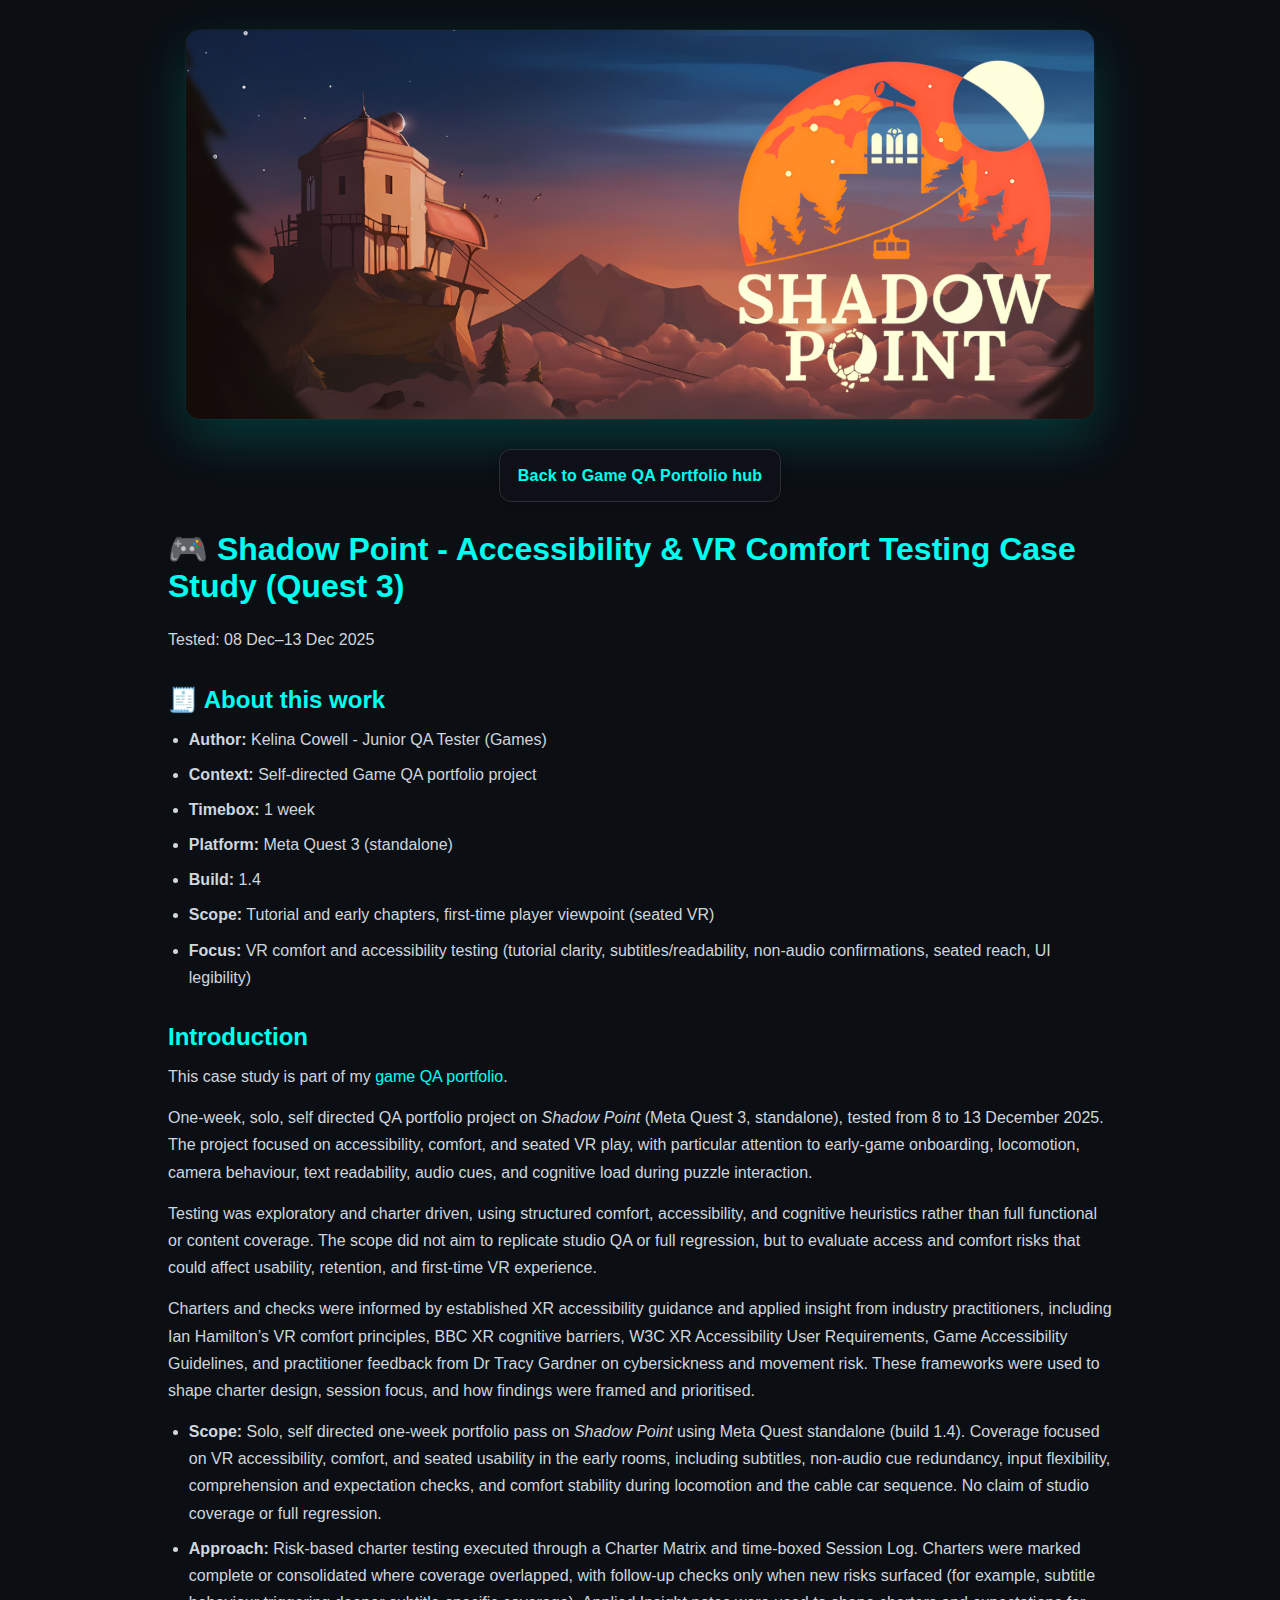
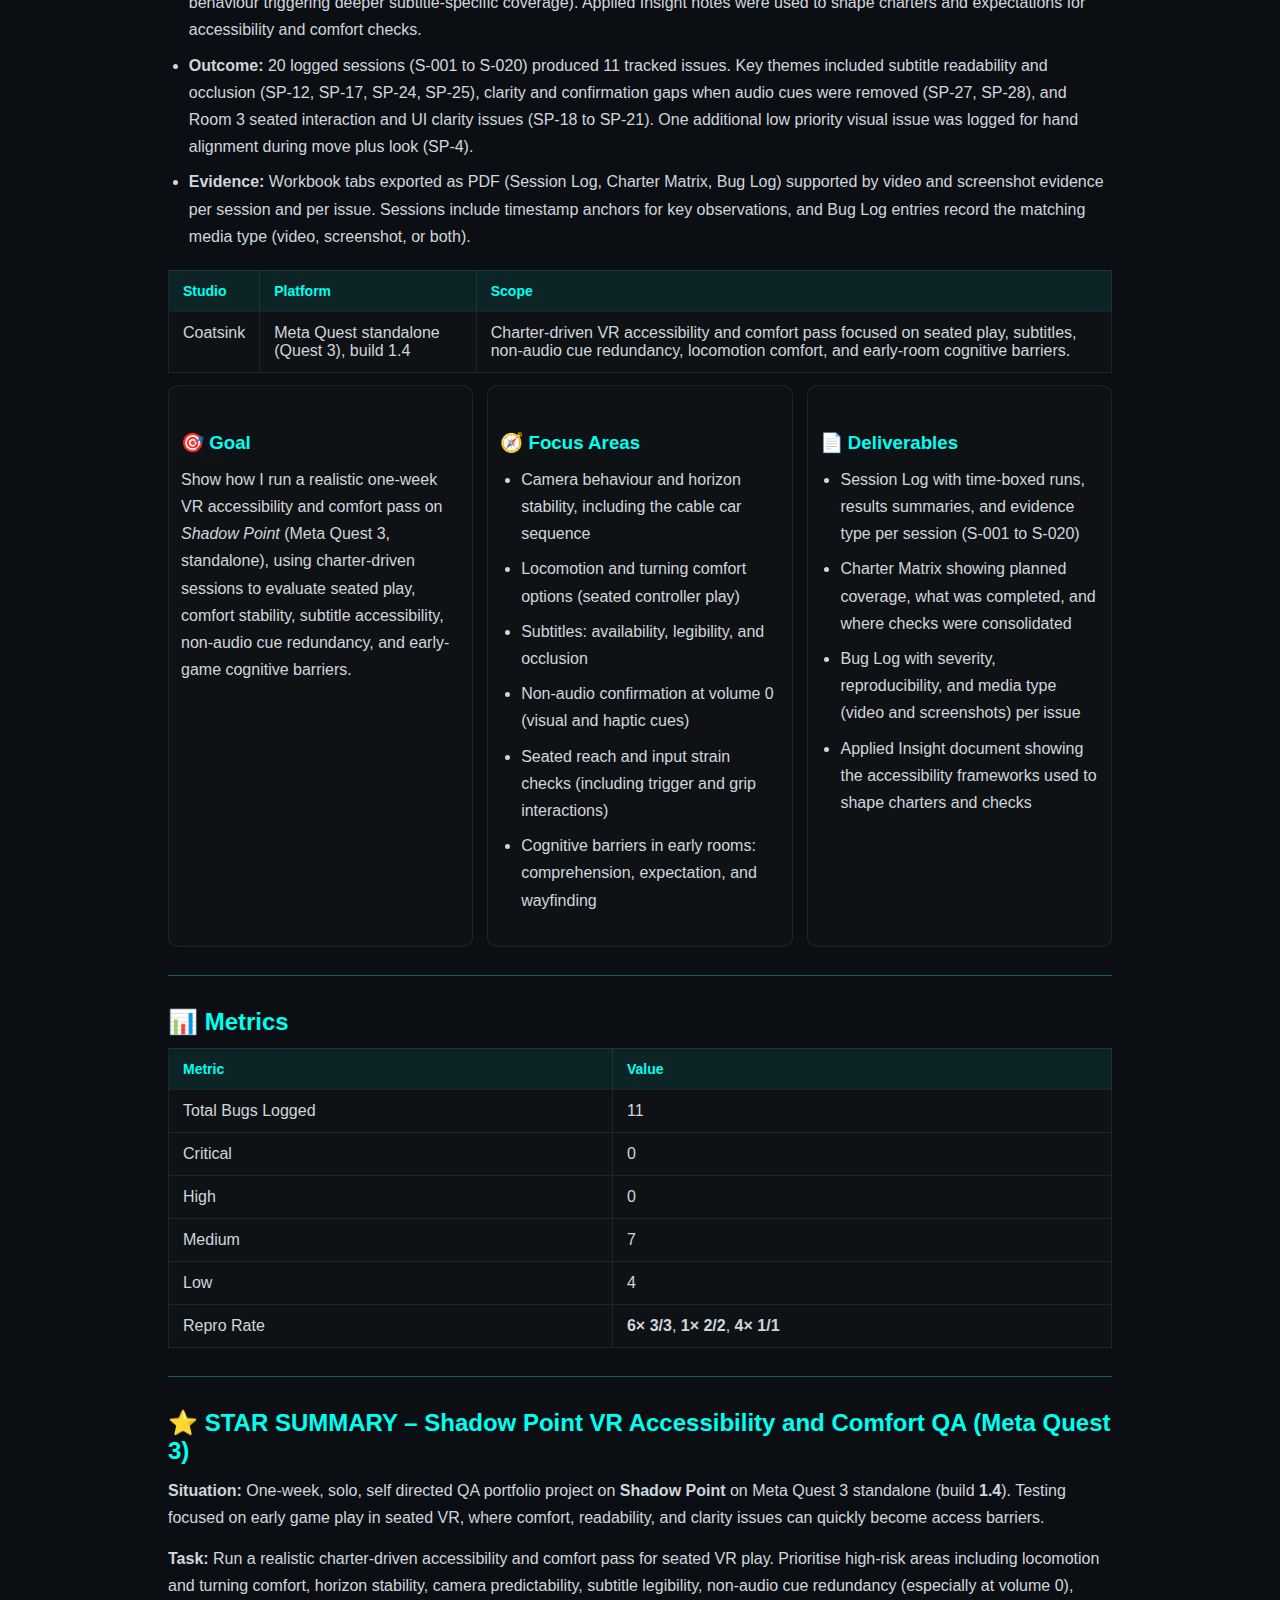
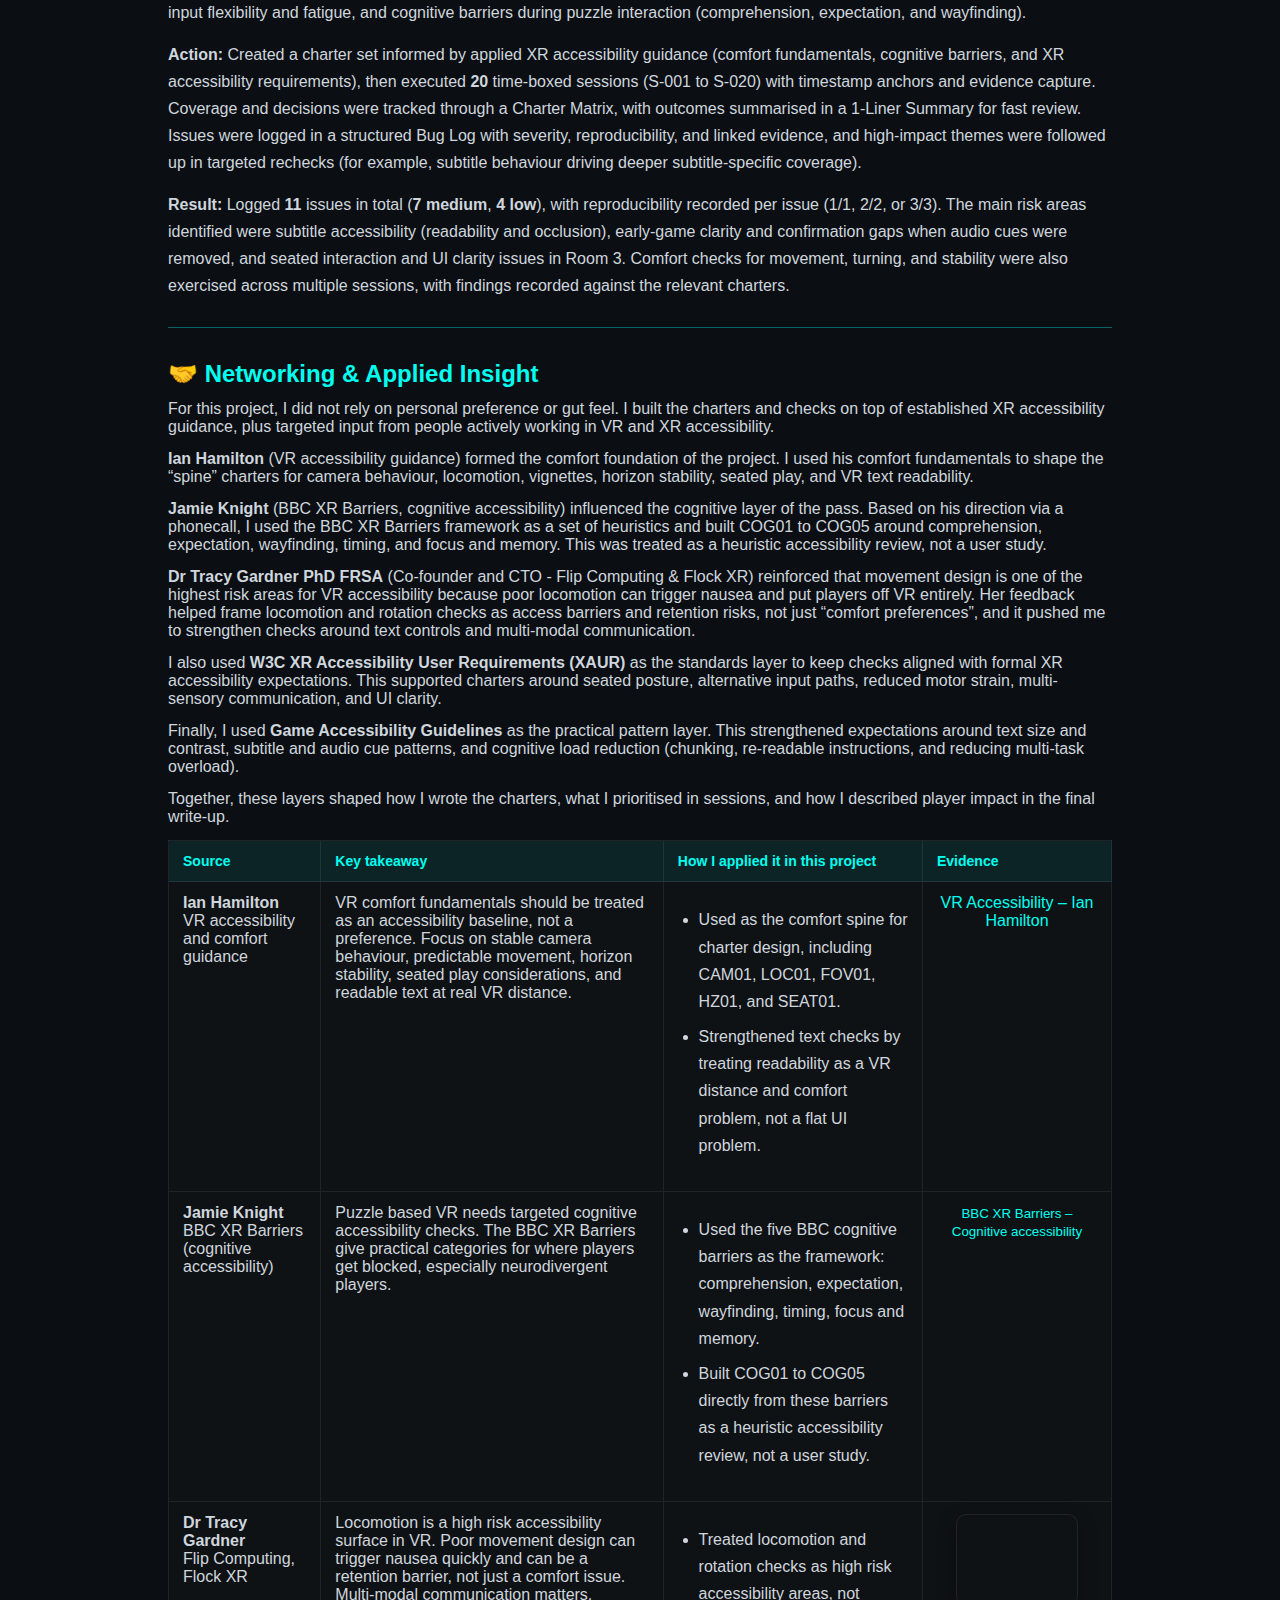
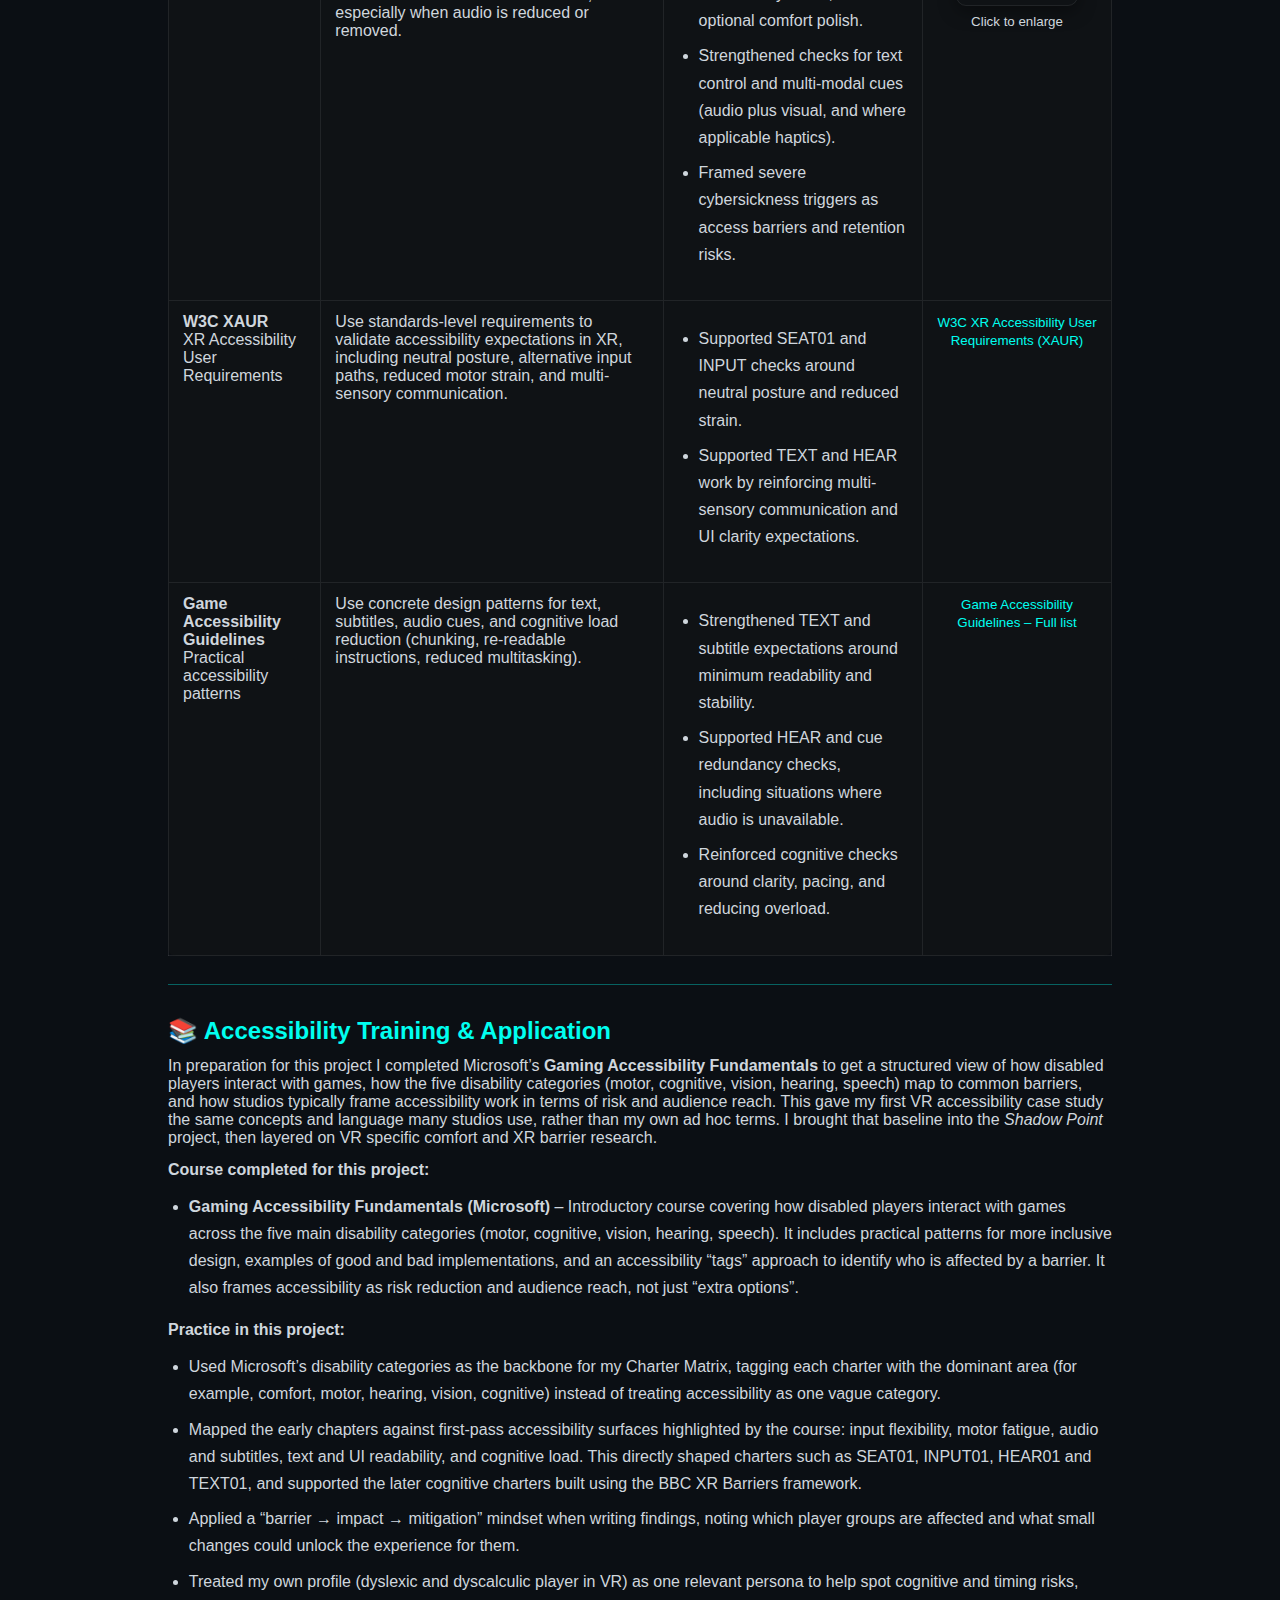
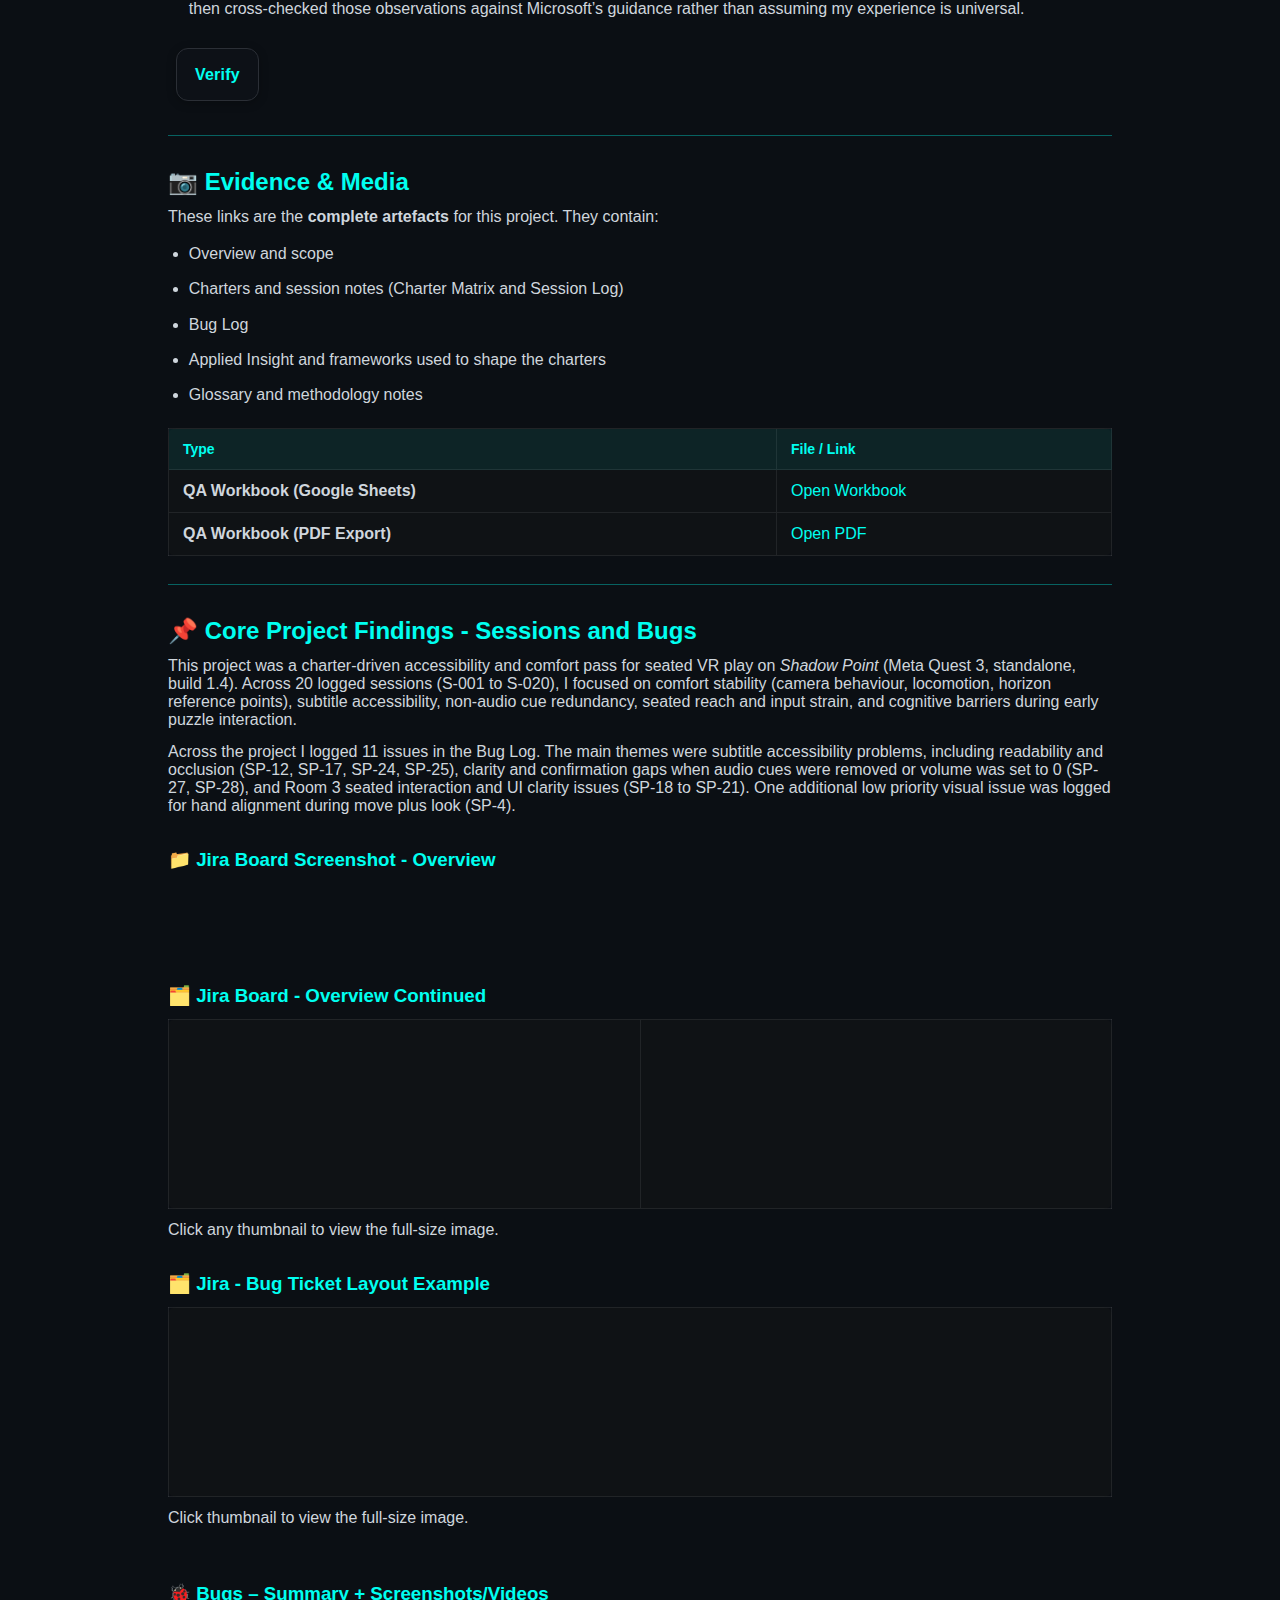
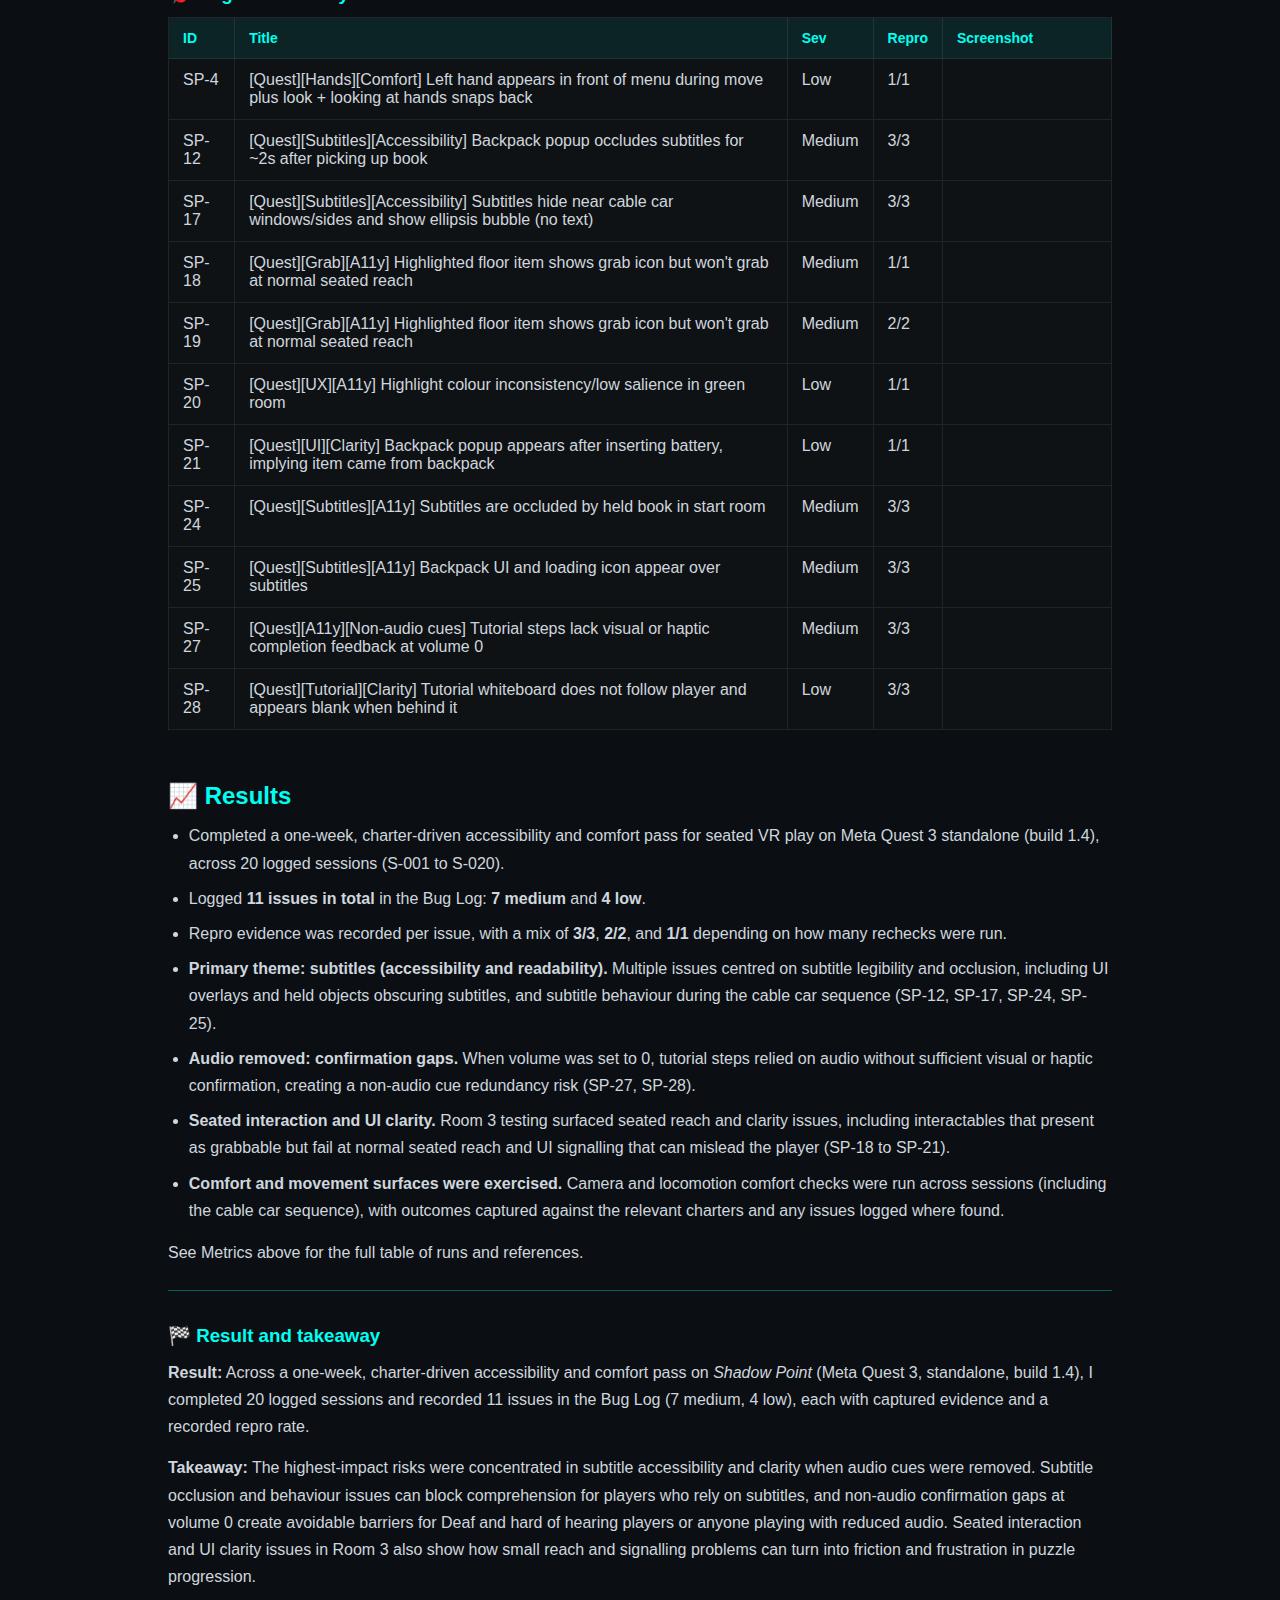
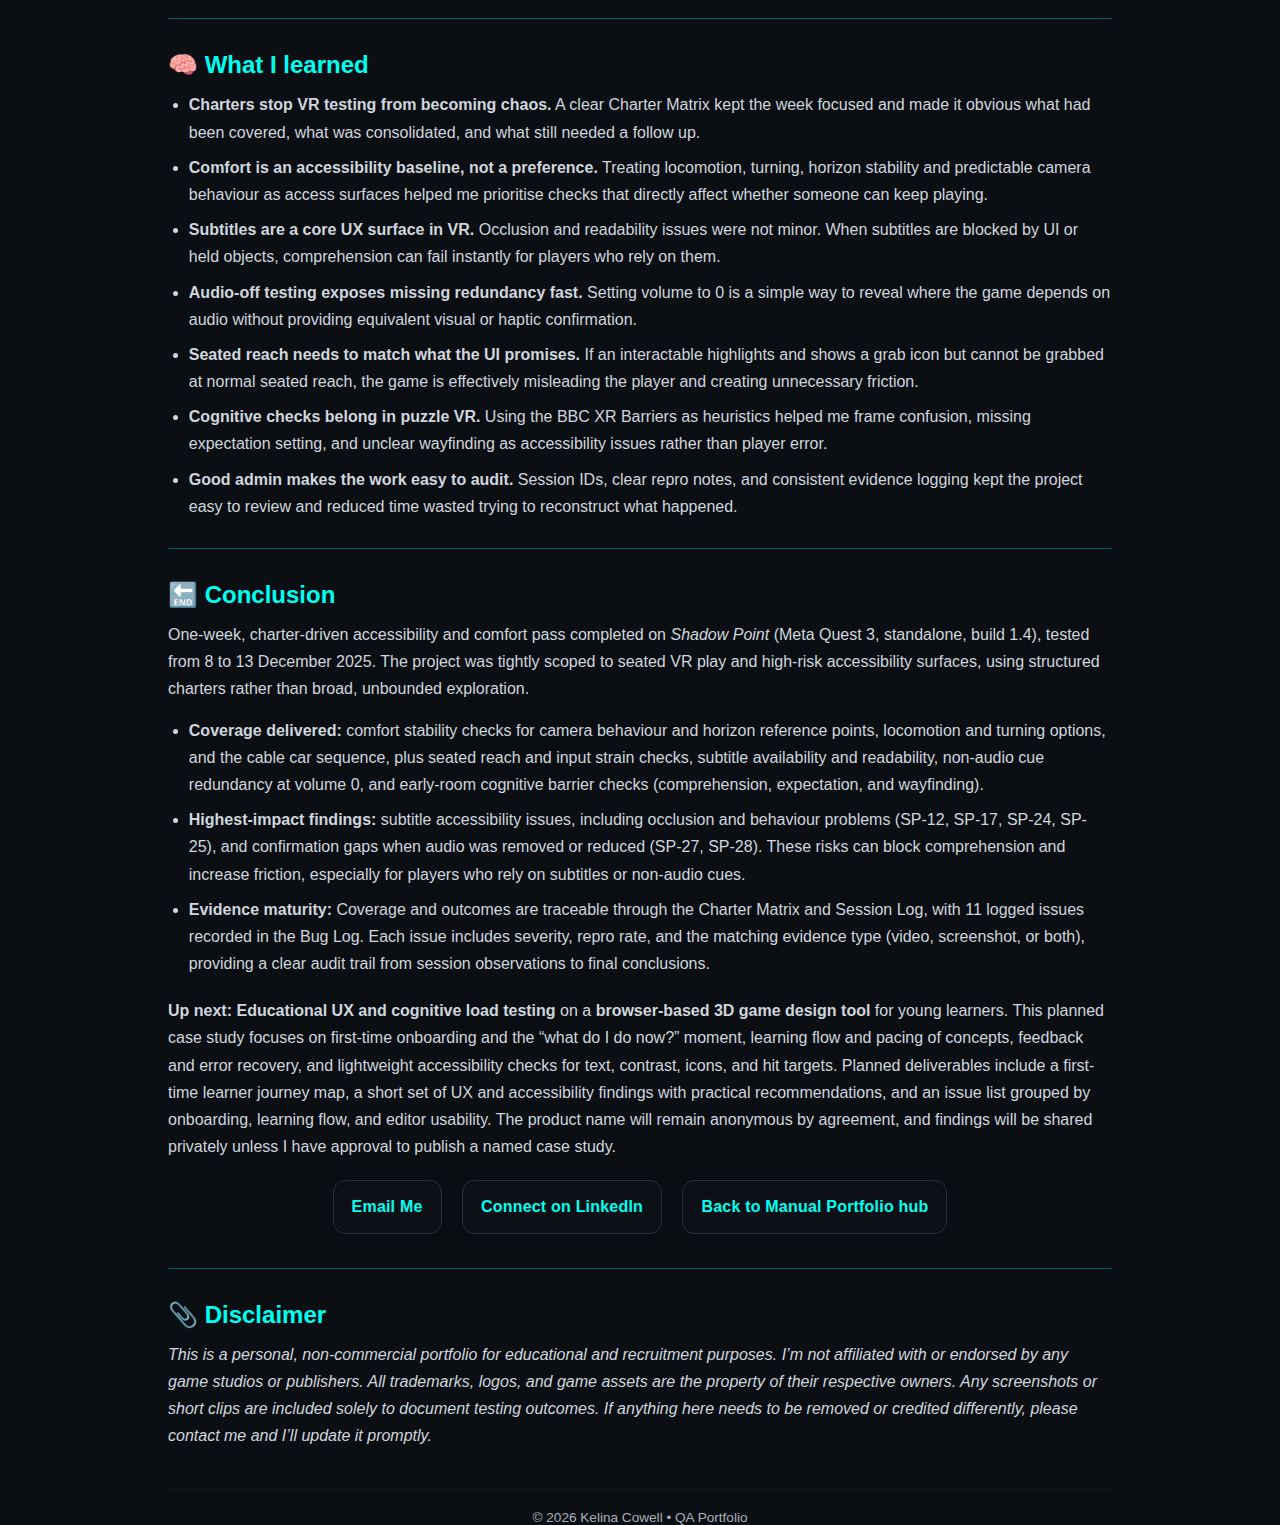
<file: projects/shadow-point/index.html>
<!doctype html>
<html lang="en">
<head>
  <meta charset="utf-8" />
  <meta name="viewport" content="width=device-width,initial-scale=1" />
  <title>Shadow Point - Accessibility & VR Comfort Testing Case Study</title>

  <!-- global styles -->
  <link rel="stylesheet" href="../../assets/css/site.css?v=5">

  <!-- page-scoped spacing fix (goes AFTER site.css) -->
  <style>
    body h2{ margin:32px 0 12px !important; }
    body hr{ margin:28px 0 !important; }
    body p{ line-height:1.7 !important; margin:0 0 14px !important; }
    body ul, body ol{ margin:12px 0 20px !important; padding-left:1.3rem !important; }
    body li{ line-height:1.7 !important; margin:8px 0 !important; }
    details + *{ margin-top:16px !important; }
    .embed{ margin:12px 0 18px !important; }
  </style>
</head>
<body>
  <main class="wrap">
<html lang="en">
<head>
  <meta charset="utf-8" />
  <meta name="viewport" content="width=device-width,initial-scale=1" />
  <title>Shadow Point - Accessibility & VR Comfort Testing Case Study</title>
  <link rel="stylesheet" href="../../assets/css/site.css?v=4">

  <!-- Page-scoped helpers for this case study only -->
  <style>
    /* simple 3-up grid used in this page */
    .grid-3{display:grid;grid-template-columns:repeat(3,1fr);gap:14px;margin:12px 0}
    .grid-3 .card{background:var(--panel);border:1px solid var(--line);border-radius:10px;padding:12px}
    @media (max-width:900px){.grid-3{grid-template-columns:1fr 1fr}}
    @media (max-width:640px){.grid-3{grid-template-columns:1fr}}

    /* tables in this page adopt the “metrics” look */
    table{width:100%;border-collapse:collapse;background:#0f1215;border:1px solid rgba(255,255,255,.08);margin:12px 0;border-radius:8px}
    thead th{background:rgba(0,255,240,.08);color:#00fff0;text-align:left;font-weight:700;font-size:14px;padding:12px 14px;border-bottom:1px solid rgba(255,255,255,.08)}
    tbody td, tbody th{color:#cfd6dd;padding:12px 14px;vertical-align:top}
    thead th+th, tbody td+td, tbody th+td{border-left:1px solid rgba(255,255,255,.08)}
    tbody tr+tr td, tbody tr+tr th{border-top:1px solid rgba(255,255,255,.08)}

    /* comparison table thumbs */
    .table-compare td:last-child{width:190px}
    .table-compare td:last-child a,
    .table-compare td:last-child img{display:block}
    .table-compare td:last-child img{
      width:160px;height:90px;object-fit:cover;border-radius:10px;
      border:1px solid rgba(255,255,255,.08);box-shadow:0 6px 18px rgba(0,0,0,.35)
    }
    .table-compare td:last-child img.square{width:120px;height:120px}

    /* inline video toggles */
    .details-btn{display:inline-block;padding:12px 18px;border-radius:12px;background:#0d1117;border:1px solid #2b2f36;color:#14b8a6;font-weight:700;letter-spacing:.2px;box-shadow:0 2px 10px rgba(0,0,0,.25);cursor:pointer;transition:background .15s ease,color .15s ease}
    .details-btn:hover{background:#14b8a6;color:#0b0f14}
    details summary{list-style:none}
    details summary::-webkit-details-marker{display:none}
    .details-btn::before{content:"▶ "}
    details[open] .details-btn::before{content:"▼ "}
    .embed{position:relative;padding-top:56.25%;margin:12px 0}
    .embed>iframe{position:absolute;inset:0;width:100%;height:100%;border:0}

    /* small helper */
    .method-note{ margin:-6px 0 10px; font-size:.95rem; color:#a9b3bd; opacity:.9; }
    .cta-row .cta-btn { margin: 6px 8px; }
    @media (max-width:560px){ .cta-row .cta-btn{display:block;margin:8px auto;width:fit-content} }
  </style>

  <script data-goatcounter="https://kelina.goatcounter.com/count"
        async src="//gc.zgo.at/count.js"></script>

  <style>
  /* Normalize .method-note to match body text without breaking JS hooks */
  .method-note,
  .method-note a {
    color: inherit !important;     /* same white as the body */
    font-size: inherit !important; /* same size as the body */
    line-height: inherit !important;
    opacity: 1 !important;
  }
</style>
</head>
<body>
  <main class="wrap">

    <!-- Hero -->
  <header class="hero">
  <img src="https://kelinacowellqa.github.io/Manual-QA-Portfolio-Kelina-Cowell/projects/shadow-point
/media/sp_header.jpg" alt="Shadow Point Banner">
</header>
    
       <p class="cta-row" style="text-align:center;">
      <a class="cta-btn" href="../../" target="_blank" rel="noopener">Back to Game QA Portfolio hub</a>
    </p>

 <h1>🎮 Shadow Point - Accessibility & VR Comfort Testing Case Study (Quest 3)</h1>
    <p class="meta">Tested: 08 Dec–13 Dec 2025</p>

    <section aria-labelledby="about-this-work">
  <h2 id="about-this-work">🧾 About this work</h2>
  <ul>
    <li><strong>Author:</strong> Kelina Cowell - Junior QA Tester (Games)</li>
    <li><strong>Context:</strong> Self-directed Game QA portfolio project</li>
    <li><strong>Timebox:</strong> 1 week</li>
    <li><strong>Platform:</strong> Meta Quest 3 (standalone)</li>
    <li><strong>Build:</strong> 1.4</li>
    <li><strong>Scope:</strong> Tutorial and early chapters, first-time player viewpoint (seated VR)</li>
    <li><strong>Focus:</strong> VR comfort and accessibility testing (tutorial clarity, subtitles/readability, non-audio confirmations, seated reach, UI legibility)</li>
  </ul>
</section>

<script type="application/ld+json">
{
  "@context": "https://schema.org",
  "@type": "CreativeWork",
  "audience": {
    "@type": "Audience",
    "audienceType": "QA Lead, Game QA Tester, Recruiter"
  },
  "@id": "https://kelinacowellqa.github.io/Manual-QA-Portfolio-Kelina-Cowell/projects/shadow-point/#case-study",
  "url": "https://kelinacowellqa.github.io/Manual-QA-Portfolio-Kelina-Cowell/projects/shadow-point/",
  "name": "Shadow Point: VR Comfort & Accessibility Testing (Quest 3)",
  "inLanguage": "en-GB",
  "author": { "@type": "Person", "name": "Kelina Cowell" },
  "isBasedOn": { "@type": "VideoGame", "name": "Shadow Point" },
  "about": [
    { "@type": "Thing", "name": "Manual QA" },
    { "@type": "Thing", "name": "VR testing" },
    { "@type": "Thing", "name": "Accessibility testing" },
    { "@type": "Thing", "name": "VR comfort testing" },
    { "@type": "Thing", "name": "Subtitle reliability" },
    { "@type": "Thing", "name": "Evidence capture" }
  ],
  "timeRequired": "P7D",
  "keywords": [
    "manual testing",
    "VR testing",
    "Quest 3 testing",
    "VR comfort testing",
    "VR accessibility testing",
    "seated VR testing",
    "tutorial testing",
    "subtitle readability",
    "subtitle occlusion",
    "non-audio confirmations",
    "UI legibility in VR",
    "reach and grab affordances",
    "fatigue risk",
    "evidence capture",
    "repro steps",
    "expected vs actual",
    "session-based testing",
    "bug reporting",
    "Jira"
  ],
  "additionalProperty": [
    { "@type": "PropertyValue", "name": "Platform", "value": "Meta Quest 3 (standalone)" },
    { "@type": "PropertyValue", "name": "Build", "value": "1.4" },
    { "@type": "PropertyValue", "name": "Timebox", "value": "1 week (solo)" },
    { "@type": "PropertyValue", "name": "Tested dates", "value": "2025-12-08 to 2025-12-13" },
    { "@type": "PropertyValue", "name": "Scope", "value": "Tutorial and early chapters, first-time player viewpoint (seated VR)" },
    { "@type": "PropertyValue", "name": "Testing approach", "value": "Charter-driven VR comfort and accessibility pass focused on tutorial clarity, subtitles, UI legibility, non-audio confirmations, and seated reach" },
    { "@type": "PropertyValue", "name": "Evidence approach", "value": "Session log traceability, screenshots and short clips linked from issues" },
    { "@type": "PropertyValue", "name": "Issues logged", "value": "11 (7 medium, 4 low)" }
  ],
  "workExample": [
    { "@type": "CreativeWork", "name": "Project page", "url": "https://kelinacowellqa.github.io/Manual-QA-Portfolio-Kelina-Cowell/projects/shadow-point/" },
    { "@type": "CreativeWork", "name": "Evidence & Media section", "url": "https://kelinacowellqa.github.io/Manual-QA-Portfolio-Kelina-Cowell/projects/shadow-point/#evidence" },
    { "@type": "CreativeWork", "name": "Workbook / logs section", "url": "https://kelinacowellqa.github.io/Manual-QA-Portfolio-Kelina-Cowell/projects/shadow-point/#workbook" },
    { "@type": "CreativeWork", "name": "Issues table", "url": "https://kelinacowellqa.github.io/Manual-QA-Portfolio-Kelina-Cowell/projects/shadow-point/#bugs" }
  ],
  "hasPart": [
    {
      "@type": "ItemList",
      "name": "Skills demonstrated",
      "itemListElement": [
        { "@type": "ListItem", "position": 1, "name": "VR comfort testing (seated)" },
        { "@type": "ListItem", "position": 2, "name": "VR accessibility checks (readability, subtitles, UI)" },
        { "@type": "ListItem", "position": 3, "name": "Tutorial clarity and onboarding verification" },
        { "@type": "ListItem", "position": 4, "name": "Non-audio confirmation testing" },
        { "@type": "ListItem", "position": 5, "name": "Reach and interaction affordance validation" },
        { "@type": "ListItem", "position": 6, "name": "Bug reporting with reproducible steps" },
        { "@type": "ListItem", "position": 7, "name": "Session-based documentation and traceability" },
        { "@type": "ListItem", "position": 8, "name": "Evidence capture for VR issues" }
      ]
    }
  ]
}
</script>

<!-- Intro -->
<h2>Introduction</h2>

<p>
  This case study is part of my <a href="https://kelinacowellqa.github.io/Manual-QA-Portfolio-Kelina-Cowell/">game QA portfolio</a>.
</p>

<p>
  One-week, solo, self directed QA portfolio project on <em>Shadow Point</em> (Meta Quest 3, standalone), tested from
  8 to 13 December 2025. The project focused on accessibility, comfort, and seated VR play, with particular attention to
  early-game onboarding, locomotion, camera behaviour, text readability, audio cues, and cognitive load during puzzle interaction.
</p>

<p>
  Testing was exploratory and charter driven, using structured comfort, accessibility, and cognitive heuristics rather than
  full functional or content coverage. The scope did not aim to replicate studio QA or full regression, but to evaluate access
  and comfort risks that could affect usability, retention, and first-time VR experience.
</p>

<p>
  Charters and checks were informed by established XR accessibility guidance and applied insight from industry practitioners,
  including Ian Hamilton’s VR comfort principles, BBC XR cognitive barriers, W3C XR Accessibility User Requirements, Game
  Accessibility Guidelines, and practitioner feedback from Dr Tracy Gardner on cybersickness and movement risk. These
  frameworks were used to shape charter design, session focus, and how findings were framed and prioritised.
</p>

<ul>
  <li>
    <strong>Scope:</strong> Solo, self directed one-week portfolio pass on <em>Shadow Point</em> using Meta Quest standalone
    (build 1.4). Coverage focused on VR accessibility, comfort, and seated usability in the early rooms, including subtitles,
    non-audio cue redundancy, input flexibility, comprehension and expectation checks, and comfort stability during locomotion
    and the cable car sequence. No claim of studio coverage or full regression.
  </li>

  <li>
    <strong>Approach:</strong> Risk-based charter testing executed through a Charter Matrix and time-boxed Session Log.
    Charters were marked complete or consolidated where coverage overlapped, with follow-up checks only when new risks surfaced
    (for example, subtitle behaviour triggering deeper subtitle-specific coverage). Applied Insight notes were used to shape
    charters and expectations for accessibility and comfort checks.
  </li>

  <li>
    <strong>Outcome:</strong> 20 logged sessions (S-001 to S-020) produced 11 tracked issues. Key themes included subtitle
    readability and occlusion (SP-12, SP-17, SP-24, SP-25), clarity and confirmation gaps when audio cues were removed
    (SP-27, SP-28), and Room 3 seated interaction and UI clarity issues (SP-18 to SP-21). One additional low priority visual
    issue was logged for hand alignment during move plus look (SP-4).
  </li>

  <li>
    <strong>Evidence:</strong> Workbook tabs exported as PDF (Session Log, Charter Matrix, Bug Log) supported by video and
    screenshot evidence per session and per issue. Sessions include timestamp anchors for key observations, and Bug Log entries
    record the matching media type (video, screenshot, or both).
  </li>
</ul>

<table>
  <thead>
    <tr><th>Studio</th><th>Platform</th><th>Scope</th></tr>
  </thead>
  <tbody>
    <tr>
      <td>Coatsink</td>
      <td>Meta Quest standalone (Quest 3), build 1.4</td>
      <td>
       Charter-driven VR accessibility and comfort pass focused on seated play, subtitles, non-audio cue redundancy,
        locomotion comfort, and early-room cognitive barriers.
      </td>
    </tr>
  </tbody>
</table>

<!-- Three-up feature grid -->
<div class="grid-3">
  <section class="card">
    <h3>🎯 Goal</h3>
    <p>
      Show how I run a realistic one-week VR accessibility and comfort pass on <em>Shadow Point</em> (Meta Quest 3, standalone),
      using charter-driven sessions to evaluate seated play, comfort stability, subtitle accessibility, non-audio cue redundancy,
      and early-game cognitive barriers.
    </p>
  </section>

  <section class="card">
    <h3>🧭 Focus Areas</h3>
    <ul>
      <li>Camera behaviour and horizon stability, including the cable car sequence</li>
      <li>Locomotion and turning comfort options (seated controller play)</li>
      <li>Subtitles: availability, legibility, and occlusion</li>
      <li>Non-audio confirmation at volume 0 (visual and haptic cues)</li>
      <li>Seated reach and input strain checks (including trigger and grip interactions)</li>
      <li>Cognitive barriers in early rooms: comprehension, expectation, and wayfinding</li>
    </ul>
  </section>

  <section class="card">
    <h3>📄 Deliverables</h3>
    <ul>
      <li>Session Log with time-boxed runs, results summaries, and evidence type per session (S-001 to S-020)</li>
      <li>Charter Matrix showing planned coverage, what was completed, and where checks were consolidated</li>
      <li>Bug Log with severity, reproducibility, and media type (video and screenshots) per issue</li>
      <li>Applied Insight document showing the accessibility frameworks used to shape charters and checks</li>
    </ul>
  </section>
</div>

    <!-- /grid -->
<hr>
<h2 id="metrics">📊 Metrics</h2>
<table>
  <thead>
    <tr><th>Metric</th><th>Value</th></tr>
  </thead>
  <tbody>
    <tr><td>Total Bugs Logged</td><td>11</td></tr>
    <tr><td>Critical</td><td>0</td></tr>
    <tr><td>High</td><td>0</td></tr>
    <tr><td>Medium</td><td>7</td></tr>
    <tr><td>Low</td><td>4</td></tr>
    <tr><td>Repro Rate</td><td><strong>6× 3/3</strong>, <strong>1× 2/2</strong>, <strong>4× 1/1</strong></td></tr>
  </tbody>
</table>

    <hr>
<h2 id="star-summary">⭐ STAR SUMMARY – Shadow Point VR Accessibility and Comfort QA (Meta Quest 3)</h2>

<p><strong>Situation:</strong> One-week, solo, self directed QA portfolio project on <strong>Shadow Point</strong> on Meta Quest 3 standalone (build <strong>1.4</strong>). Testing focused on early game play in seated VR, where comfort, readability, and clarity issues can quickly become access barriers.</p>

<p><strong>Task:</strong> Run a realistic charter-driven accessibility and comfort pass for seated VR play. Prioritise high-risk areas including locomotion and turning comfort, horizon stability, camera predictability, subtitle legibility, non-audio cue redundancy (especially at volume 0), input flexibility and fatigue, and cognitive barriers during puzzle interaction (comprehension, expectation, and wayfinding).</p>

<p><strong>Action:</strong> Created a charter set informed by applied XR accessibility guidance (comfort fundamentals, cognitive barriers, and XR accessibility requirements), then executed <strong>20</strong> time-boxed sessions (S-001 to S-020) with timestamp anchors and evidence capture. Coverage and decisions were tracked through a Charter Matrix, with outcomes summarised in a 1-Liner Summary for fast review. Issues were logged in a structured Bug Log with severity, reproducibility, and linked evidence, and high-impact themes were followed up in targeted rechecks (for example, subtitle behaviour driving deeper subtitle-specific coverage).</p>

<p><strong>Result:</strong> Logged <strong>11</strong> issues in total (<strong>7 medium</strong>, <strong>4 low</strong>), with reproducibility recorded per issue (1/1, 2/2, or 3/3). The main risk areas identified were subtitle accessibility (readability and occlusion), early-game clarity and confirmation gaps when audio cues were removed, and seated interaction and UI clarity issues in Room 3. Comfort checks for movement, turning, and stability were also exercised across multiple sessions, with findings recorded against the relevant charters.</p>

    <hr>
<h2 id="applied-insight">🤝 Networking &amp; Applied Insight</h2>

<p class="method-note">
  For this project, I did not rely on personal preference or gut feel. I built the charters and checks on top of
  established XR accessibility guidance, plus targeted input from people actively working in VR and XR accessibility.
</p>

<p class="method-note">
  <strong>Ian Hamilton</strong> (VR accessibility guidance) formed the comfort foundation of the project. I used his comfort
  fundamentals to shape the “spine” charters for camera behaviour, locomotion, vignettes, horizon stability, seated play, and
  VR text readability.
</p>

<p class="method-note">
  <strong>Jamie Knight</strong> (BBC XR Barriers, cognitive accessibility) influenced the cognitive layer of the pass.
  Based on his direction via a phonecall, I used the BBC XR Barriers framework as a set of heuristics and built COG01 to COG05 around
  comprehension, expectation, wayfinding, timing, and focus and memory. This was treated as a heuristic accessibility review,
  not a user study.
</p>

<p class="method-note">
  <strong>Dr Tracy Gardner PhD FRSA</strong> (Co-founder and CTO - Flip Computing & Flock XR) reinforced that movement design is one of the highest risk areas
  for VR accessibility because poor locomotion can trigger nausea and put players off VR entirely. Her feedback helped frame
  locomotion and rotation checks as access barriers and retention risks, not just “comfort preferences”, and it pushed me to
  strengthen checks around text controls and multi-modal communication.
</p>

<p class="method-note">
  I also used <strong>W3C XR Accessibility User Requirements (XAUR)</strong> as the standards layer to keep checks aligned with
  formal XR accessibility expectations. This supported charters around seated posture, alternative input paths, reduced motor
  strain, multi-sensory communication, and UI clarity.
</p>

<p class="method-note">
  Finally, I used <strong>Game Accessibility Guidelines</strong> as the practical pattern layer. This strengthened expectations
  around text size and contrast, subtitle and audio cue patterns, and cognitive load reduction (chunking, re-readable
  instructions, and reducing multi-task overload).
</p>

<p class="method-note">
  Together, these layers shaped how I wrote the charters, what I prioritised in sessions, and how I described player impact
  in the final write-up.
</p>

<table class="table-insight">
  <thead>
    <tr>
      <th>Source</th>
      <th>Key takeaway</th>
      <th>How I applied it in this project</th>
      <th>Evidence</th>
    </tr>
  </thead>
  <tbody>

    <tr>
      <td>
        <strong>Ian Hamilton</strong><br>
        VR accessibility and comfort guidance
      </td>
      <td>
        VR comfort fundamentals should be treated as an accessibility baseline, not a preference. Focus on stable camera
        behaviour, predictable movement, horizon stability, seated play considerations, and readable text at real VR distance.
      </td>
      <td>
        <ul>
          <li>Used as the comfort spine for charter design, including CAM01, LOC01, FOV01, HZ01, and SEAT01.</li>
          <li>Strengthened text checks by treating readability as a VR distance and comfort problem, not a flat UI problem.</li>
        </ul>
      </td>
      <td class="evidence">
  <a href="https://ian-hamilton.com/vr-accessibility/" target="_blank" rel="noopener">
    VR Accessibility – Ian Hamilton
  </a>
</td>
    </tr>

    <tr>
      <td>
        <strong>Jamie Knight</strong><br>
        BBC XR Barriers (cognitive accessibility)
      </td>
      <td>
        Puzzle based VR needs targeted cognitive accessibility checks. The BBC XR Barriers give practical categories for
        where players get blocked, especially neurodivergent players.
      </td>
      <td>
        <ul>
          <li>Used the five BBC cognitive barriers as the framework: comprehension, expectation, wayfinding, timing, focus and memory.</li>
          <li>Built COG01 to COG05 directly from these barriers as a heuristic accessibility review, not a user study.</li>
        </ul>
      </td>
     <td class="evidence">
  <small>
    <a href="https://www.bbc.co.uk/accessibility/forproducts/xr/barriers/#cognitive-barriers" target="_blank" rel="noopener">
      BBC XR Barriers – Cognitive accessibility
    </a>
  </small>
</td>
    </tr>

    <tr>
      <td>
        <strong>Dr Tracy Gardner</strong><br>
        Flip Computing, Flock XR
      </td>
      <td>
        Locomotion is a high risk accessibility surface in VR. Poor movement design can trigger nausea quickly and can be a
        retention barrier, not just a comfort issue. Multi-modal communication matters, especially when audio is reduced or removed.
      </td>
      <td>
        <ul>
          <li>Treated locomotion and rotation checks as high risk accessibility areas, not optional comfort polish.</li>
          <li>Strengthened checks for text control and multi-modal cues (audio plus visual, and where applicable haptics).</li>
          <li>Framed severe cybersickness triggers as access barriers and retention risks.</li>
        </ul>
      </td>
      <td class="evidence">
        <a href="https://kelinacowellqa.github.io/Manual-QA-Portfolio-Kelina-Cowell/projects/shadow-point
/media/tracy-gardner_flock-xr_accessibility-insight.png" target="_blank" rel="noopener">
          <img class="thumb-sm" src="https://kelinacowellqa.github.io/Manual-QA-Portfolio-Kelina-Cowell/projects/shadow-point
/media/tracy-gardner_flock-xr_accessibility-insight.png" alt="Applied Insight – Tracy Gardner reference" loading="lazy">
        </a>
        <small>Click to enlarge</small>
      </td>
    </tr>

    <tr>
      <td>
        <strong>W3C XAUR</strong><br>
        XR Accessibility User Requirements
      </td>
      <td>
        Use standards-level requirements to validate accessibility expectations in XR, including neutral posture, alternative
        input paths, reduced motor strain, and multi-sensory communication.
      </td>
      <td>
        <ul>
          <li>Supported SEAT01 and INPUT checks around neutral posture and reduced strain.</li>
          <li>Supported TEXT and HEAR work by reinforcing multi-sensory communication and UI clarity expectations.</li>
        </ul>
      </td>
      <td class="evidence">
  <small>
    <a href="https://www.w3.org/TR/xaur/" target="_blank" rel="noopener">
      W3C XR Accessibility User Requirements (XAUR)
    </a>
  </small>
</td>
    </tr>

    <tr>
      <td>
        <strong>Game Accessibility Guidelines</strong><br>
        Practical accessibility patterns
      </td>
      <td>
        Use concrete design patterns for text, subtitles, audio cues, and cognitive load reduction (chunking, re-readable
        instructions, reduced multitasking).
      </td>
      <td>
        <ul>
          <li>Strengthened TEXT and subtitle expectations around minimum readability and stability.</li>
          <li>Supported HEAR and cue redundancy checks, including situations where audio is unavailable.</li>
          <li>Reinforced cognitive checks around clarity, pacing, and reducing overload.</li>
        </ul>
      </td>
     <td class="evidence">
  <small>
    <a href="https://gameaccessibilityguidelines.com/full-list/" target="_blank" rel="noopener">
      Game Accessibility Guidelines – Full list
    </a>
  </small>
</td>
    </tr>

  </tbody>
</table>

    <hr>
    
    <h2 id="accessibility-training">📚 Accessibility Training &amp; Application</h2>

<p class="method-note">
  In preparation for this project I completed Microsoft’s <strong>Gaming Accessibility Fundamentals</strong> to get a structured view of how disabled
  players interact with games, how the five disability categories (motor, cognitive, vision, hearing, speech) map to common barriers, and how studios
  typically frame accessibility work in terms of risk and audience reach. This gave my first VR accessibility case study the same concepts and language
  many studios use, rather than my own ad hoc terms. I brought that baseline into the <em>Shadow Point</em> project, then layered on VR specific comfort and
  XR barrier research.
</p>

<p class="method-note">
  <strong>Course completed for this project:</strong>
</p>

<ul class="method-note">
  <li>
    <a href="https://learn.microsoft.com/en-us/gaming/accessibility/gaming-accessibility-fundamentals" target="_blank" rel="noopener">
      <strong>Gaming Accessibility Fundamentals (Microsoft)</strong>
    </a> –
    Introductory course covering how disabled players interact with games across the five main disability categories (motor, cognitive, vision, hearing,
    speech). It includes practical patterns for more inclusive design, examples of good and bad implementations, and an accessibility “tags” approach to
    identify who is affected by a barrier. It also frames accessibility as risk reduction and audience reach, not just “extra options”.
  </li>
</ul>

<p class="method-note">
  <strong>Practice in this project:</strong>
</p>

<ul class="method-note">
  <li>
    Used Microsoft’s disability categories as the backbone for my Charter Matrix, tagging each charter with the dominant area (for example, comfort, motor,
    hearing, vision, cognitive) instead of treating accessibility as one vague category.
  </li>
  <li>
    Mapped the early chapters against first-pass accessibility surfaces highlighted by the course: input flexibility, motor fatigue, audio and subtitles,
    text and UI readability, and cognitive load. This directly shaped charters such as SEAT01, INPUT01, HEAR01 and TEXT01, and supported the later cognitive
    charters built using the BBC XR Barriers framework.
  </li>
  <li>
    Applied a “barrier → impact → mitigation” mindset when writing findings, noting which player groups are affected and what small changes could unlock the
    experience for them.
  </li>
  <li>
    Treated my own profile (dyslexic and dyscalculic player in VR) as one relevant persona to help spot cognitive and timing risks, then cross-checked those
    observations against Microsoft’s guidance rather than assuming my experience is universal.
  </li>
</ul>
      <p class="cta-row">
    <a class="cta-btn" href="https://learn.microsoft.com/en-us/users/kelinacowell-9687/achievements/yp4lnber?ref=https%3A%2F%2F" target="_blank" rel="noopener">Verify</a>
  </p>
    
    <hr>
<h2>📷 Evidence &amp; Media</h2>

<p class="method-note">These links are the <strong>complete artefacts</strong> for this project. They contain:</p>
<ul class="method-note">
  <li>Overview and scope</li>
  <li>Charters and session notes (Charter Matrix and Session Log)</li>
  <li>Bug Log</li>
  <li>Applied Insight and frameworks used to shape the charters</li>
  <li>Glossary and methodology notes</li>
</ul>

    <table>
      <thead><tr><th>Type</th><th>File / Link</th></tr></thead>
      <tbody>
        <tr>
          <td><strong>QA Workbook (Google Sheets)</strong></td>
          <td><a href="https://docs.google.com/spreadsheets/d/1YUXIjYWyeuaH8hWhHAxmAMtr05DNHzJb/edit?usp=sharing&ouid=101337383007576779931&rtpof=true&sd=true">Open Workbook</a></td>
        </tr>
        <tr>
          <td><strong>QA Workbook (PDF Export)</strong></td>
          <td><a href="https://kelinacowellqa.github.io/Manual-QA-Portfolio-Kelina-Cowell/projects/shadow-point/media/Shadow_Point_QA_Accessibilty_Comfort_Workbook_QUEST3_Kelina_Cowell_PORTFOLIO.pdf">Open PDF</a></td>
        </tr>
      </tbody>
    </table>

    <hr>
<h2 id="core-findings">📌 Core Project Findings - Sessions and Bugs</h2>

<p class="method-note">
  This project was a charter-driven accessibility and comfort pass for seated VR play on <em>Shadow Point</em> (Meta Quest 3,
  standalone, build 1.4). Across 20 logged sessions (S-001 to S-020), I focused on comfort
  stability (camera behaviour, locomotion, horizon reference points), subtitle accessibility, non-audio cue redundancy, seated
  reach and input strain, and cognitive barriers during early puzzle interaction.
</p>

<p class="method-note">
  Across the project I logged 11 issues in the Bug Log. The main themes were subtitle accessibility problems, including
  readability and occlusion (SP-12, SP-17, SP-24, SP-25), clarity and confirmation gaps when audio cues were removed or volume
  was set to 0 (SP-27, SP-28), and Room 3 seated interaction and UI clarity issues (SP-18 to SP-21). One additional low
  priority visual issue was logged for hand alignment during move plus look (SP-4).
</p>
    
   <h3>📁 Jira Board Screenshot - Overview</h3>
<p>
  <a href="https://kelinacowellqa.github.io/Manual-QA-Portfolio-Kelina-Cowell/projects/shadow-point
/media/Jira1.png" target="_blank" rel="noopener">
    <img
      src="https://kelinacowellqa.github.io/Manual-QA-Portfolio-Kelina-Cowell/projects/shadow-point
/media/Jira1.png"
      alt="Shadow Point QA board overview — To Do, Blocked, In Progress, Verified"
      loading="lazy"
      style="max-width:100%; width:900px; height:auto; border-radius:8px;">
  </a>
</p>
    <p>
  <a href="https://kelinacowellqa.github.io/Manual-QA-Portfolio-Kelina-Cowell/projects/shadow-point
/media/Jira2.png" target="_blank" rel="noopener">
    <img
      src="https://kelinacowellqa.github.io/Manual-QA-Portfolio-Kelina-Cowell/projects/shadow-point
/media/Jira2.png"
      alt="Shadow Point QA board overview — To Do, Blocked, In Progress, Verified"
      loading="lazy"
      style="max-width:100%; width:900px; height:auto; border-radius:8px;">
  </a>
</p>

<!-- make sure the previous block is closed -->
</p>

<!-- hard break to avoid any float/overlap -->
<div style="clear:both;"></div>

<!-- force a visible, teal-styled heading -->
<h3 id="jira-verified">🗂️ Jira Board - Overview Continued</h3>
<table>
  <tr>
    <td>
      <a href="https://kelinacowellqa.github.io/Manual-QA-Portfolio-Kelina-Cowell/projects/shadow-point
/media/Jira3.png" target="_blank" rel="noopener">
        <img src="https://kelinacowellqa.github.io/Manual-QA-Portfolio-Kelina-Cowell/projects/shadow-point
/media/Jira3.png"
             alt="Jira board — Verified set 1" width="160" height="160" loading="lazy"
             style="border-radius:8px; object-fit:cover;">
      </a>
    </td>
    <td>
      <a href="https://kelinacowellqa.github.io/Manual-QA-Portfolio-Kelina-Cowell/projects/shadow-point
/media/Jira4.png" target="_blank" rel="noopener">
        <img src="https://kelinacowellqa.github.io/Manual-QA-Portfolio-Kelina-Cowell/projects/shadow-point
/media/Jira4.png"
             alt="Jira board — Verified set 2" width="160" height="160" loading="lazy"
             style="border-radius:8px; object-fit:cover;">
      </a>
    </td>
  </tr>
</table>
<p class="method-note" style="margin-top:8px;">Click any thumbnail to view the full-size image.</p>

<h3 id="jira-bug">🗂️ Jira - Bug Ticket Layout Example</h3>
<table>
  <tr>
    <td>
      <a href="https://kelinacowellqa.github.io/Manual-QA-Portfolio-Kelina-Cowell/projects/shadow-point
/media/bugticket.png" target="_blank" rel="noopener">
        <img src="https://kelinacowellqa.github.io/Manual-QA-Portfolio-Kelina-Cowell/projects/shadow-point
/media/bugticket.png"
             alt="Jira - Bug Ticket Layout 1" width="160" height="160" loading="lazy"
             style="border-radius:8px; object-fit:cover;">
      </a>
    </td>
  </tr>
</table>

<p class="method-note" style="margin-top:8px;">Click thumbnail to view the full-size image.</p>

<!-- safety: break any float/margin-collapsing before next section -->
<div style="clear:both; padding-top:8px;"></div>

<h3>🐞 Bugs – Summary + Screenshots/Videos</h3>
<table>
  <thead>
    <tr>
      <th>ID</th>
      <th>Title</th>
      <th>Sev</th>
      <th>Repro</th>
      <th>Screenshot</th>
    </tr>
  </thead>
  <tbody>

    <tr>
      <td>SP-4</td>
      <td>[Quest][Hands][Comfort] Left hand appears in front of menu during move plus look + looking at hands snaps back</td>
      <td>Low</td>
      <td>1/1</td>
      <td>
        <a href="https://kelinacowellqa.github.io/Manual-QA-Portfolio-Kelina-Cowell/projects/shadow-point/media/BUG_CAM01_S-002_LeftHand_Float_Menu_MoveLook_2025-12-08_00-26.png" target="_blank" rel="noopener">
          <img src="https://kelinacowellqa.github.io/Manual-QA-Portfolio-Kelina-Cowell/projects/shadow-point/media/BUG_CAM01_S-002_LeftHand_Float_Menu_MoveLook_2025-12-08_00-26.png" alt="SP-4 - Left hand appears in front of menu during move plus look" width="140" loading="lazy">
        </a>
      </td>
    </tr>

    <tr>
      <td>SP-12</td>
      <td>[Quest][Subtitles][Accessibility] Backpack popup occludes subtitles for ~2s after picking up book</td>
      <td>Medium</td>
      <td>3/3</td>
      <td>
        <a href="https://kelinacowellqa.github.io/Manual-QA-Portfolio-Kelina-Cowell/projects/shadow-point/media/COG01-04_S-008_Backpack_Subtitle_Occlusion_2025-12-09_00-51.png" target="_blank" rel="noopener">
          <img src="https://kelinacowellqa.github.io/Manual-QA-Portfolio-Kelina-Cowell/projects/shadow-point/media/COG01-04_S-008_Backpack_Subtitle_Occlusion_2025-12-09_00-51.png" alt="SP-12 - Backpack popup occludes subtitles after picking up book" width="140" loading="lazy">
        </a>
      </td>
    </tr>

    <tr>
      <td>SP-17</td>
      <td>[Quest][Subtitles][Accessibility] Subtitles hide near cable car windows/sides and show ellipsis bubble (no text)</td>
      <td>Medium</td>
      <td>3/3</td>
      <td>
        <a href="https://kelinacowellqa.github.io/Manual-QA-Portfolio-Kelina-Cowell/projects/shadow-point/media/S-013_subtitles-bubble_front-window_0038.png" target="_blank" rel="noopener">
          <img src="https://kelinacowellqa.github.io/Manual-QA-Portfolio-Kelina-Cowell/projects/shadow-point/media/S-013_subtitles-bubble_front-window_0038.png" alt="SP-17 - Subtitles hide near cable car windows and show ellipsis bubble" width="140" loading="lazy">
        </a>
      </td>
    </tr>

    <tr>
      <td>SP-18</td>
      <td>[Quest][Grab][A11y] Highlighted floor item shows grab icon but won't grab at normal seated reach</td>
      <td>Medium</td>
      <td>1/1</td>
        <td>
        <a href="https://youtu.be/KBMxSooHhwk" target="_blank" rel="noopener">
          <img
            src="https://img.youtube.com/vi/KBMxSooHhwk/hqdefault.jpg"
            alt="[Quest][Grab][A11y] Highlighted floor item shows grab icon but won't grab at normal seated reach"
            width="140"
            loading="lazy">
        </a>
      </td>
    </tr>

    <tr>
      <td>SP-19</td>
      <td>[Quest][Grab][A11y] Highlighted floor item shows grab icon but won't grab at normal seated reach</td>
      <td>Medium</td>
      <td>2/2</td>
        <td>
        <a href="https://youtu.be/KBMxSooHhwk" target="_blank" rel="noopener">
          <img
            src="https://img.youtube.com/vi/KBMxSooHhwk/hqdefault.jpg"
            alt="[Quest][Grab][A11y] Highlighted floor item shows grab icon but won't grab at normal seated reach"
            width="140"
            loading="lazy">
        </a>
      </td>
    </tr>

    <tr>
      <td>SP-20</td>
      <td>[Quest][UX][A11y] Highlight colour inconsistency/low salience in green room</td>
      <td>Low</td>
      <td>1/1</td>
      <td>
        <a href="https://kelinacowellqa.github.io/Manual-QA-Portfolio-Kelina-Cowell/projects/shadow-point/media/S-014_highlight_green_low-salience_0209.png" target="_blank" rel="noopener">
          <img src="https://kelinacowellqa.github.io/Manual-QA-Portfolio-Kelina-Cowell/projects/shadow-point/media/S-014_highlight_green_low-salience_0209.png" alt="SP-20 - Highlight colour inconsistency/low salience in green room" width="140" loading="lazy">
        </a>
      </td>
    </tr>

    <tr>
      <td>SP-21</td>
      <td>[Quest][UI][Clarity] Backpack popup appears after inserting battery, implying item came from backpack</td>
      <td>Low</td>
      <td>1/1</td>
        <td>
        <a href="https://youtu.be/KBMxSooHhwk" target="_blank" rel="noopener">
          <img
            src="https://img.youtube.com/vi/KBMxSooHhwk/hqdefault.jpg"
            alt="[Quest][UI][Clarity] Backpack popup appears after inserting battery, implying item came from backpack"
            width="140"
            loading="lazy">
        </a>
      </td>
    </tr>

    <tr>
      <td>SP-24</td>
      <td>[Quest][Subtitles][A11y] Subtitles are occluded by held book in start room</td>
      <td>Medium</td>
      <td>3/3</td>
      <td>
        <a href="https://kelinacowellqa.github.io/Manual-QA-Portfolio-Kelina-Cowell/projects/shadow-point/media/s015-sub01-bug-held-book-occludes-subtitles-00m34s-2025-12-13.png" target="_blank" rel="noopener">
          <img src="https://kelinacowellqa.github.io/Manual-QA-Portfolio-Kelina-Cowell/projects/shadow-point/media/s015-sub01-bug-held-book-occludes-subtitles-00m34s-2025-12-13.png" alt="SP-24 - Subtitles occluded by held book in start room" width="140" loading="lazy">
        </a>
      </td>
    </tr>

    <tr>
      <td>SP-25</td>
      <td>[Quest][Subtitles][A11y] Backpack UI and loading icon appear over subtitles</td>
      <td>Medium</td>
      <td>3/3</td>
      <td>
        <a href="https://kelinacowellqa.github.io/Manual-QA-Portfolio-Kelina-Cowell/projects/shadow-point/media/s015-sub01-bug-backpack-occludes-subtitles-00m52s-2025-12-13.png" target="_blank" rel="noopener">
          <img src="https://kelinacowellqa.github.io/Manual-QA-Portfolio-Kelina-Cowell/projects/shadow-point/media/s015-sub01-bug-backpack-occludes-subtitles-00m52s-2025-12-13.png" alt="SP-25 - Backpack UI and loading icon appear over subtitles" width="140" loading="lazy">
        </a>
      </td>
    </tr>

    <tr>
      <td>SP-27</td>
      <td>[Quest][A11y][Non-audio cues] Tutorial steps lack visual or haptic completion feedback at volume 0</td>
      <td>Medium</td>
      <td>3/3</td>
        <td>
        <a href="https://youtu.be/BLN0tsJyDQw" target="_blank" rel="noopener">
          <img
            src="https://img.youtube.com/vi/BLN0tsJyDQw/hqdefault.jpg"
            alt="[Quest][A11y][Non-audio cues] Tutorial steps lack visual or haptic completion feedback at volume 0"
            width="140"
            loading="lazy">
        </a>
      </td>
    </tr>

    <tr>
      <td>SP-28</td>
      <td>[Quest][Tutorial][Clarity] Tutorial whiteboard does not follow player and appears blank when behind it</td>
      <td>Low</td>
      <td>3/3</td>
        <td>
        <a href="https://kelinacowellqa.github.io/Manual-QA-Portfolio-Kelina-Cowell/projects/shadow-point/media/Tutorial_whiteboard.png" target="_blank" rel="noopener">
          <img src="https://kelinacowellqa.github.io/Manual-QA-Portfolio-Kelina-Cowell/projects/shadow-point/media/Tutorial_whiteboard.png" alt="SP-25 - Backpack UI and loading icon appear over subtitles" width="140" loading="lazy">
        </a>
      </td>
    </tr>
  </tbody>
</table>


<!-- break margin-collapsing + clear any floats before the next section -->
<div style="clear:both; padding-top:8px;"></div>

<h2 id="results">📈 Results</h2>

<ul>
  <li>
    Completed a one-week, charter-driven accessibility and comfort pass for seated VR play on Meta Quest 3 standalone
    (build 1.4), across 20 logged sessions (S-001 to S-020).
  </li>

  <li>
    Logged <strong>11 issues in total</strong> in the Bug Log: <strong>7 medium</strong> and <strong>4 low</strong>.
  </li>

  <li>
    Repro evidence was recorded per issue, with a mix of <strong>3/3</strong>, <strong>2/2</strong>, and <strong>1/1</strong> depending on how many rechecks were run.
  </li>

  <li>
    <strong>Primary theme: subtitles (accessibility and readability).</strong> Multiple issues centred on subtitle legibility and occlusion,
    including UI overlays and held objects obscuring subtitles, and subtitle behaviour during the cable car sequence
    (SP-12, SP-17, SP-24, SP-25).
  </li>

  <li>
    <strong>Audio removed: confirmation gaps.</strong> When volume was set to 0, tutorial steps relied on audio without sufficient
    visual or haptic confirmation, creating a non-audio cue redundancy risk (SP-27, SP-28).
  </li>

  <li>
    <strong>Seated interaction and UI clarity.</strong> Room 3 testing surfaced seated reach and clarity issues, including interactables
    that present as grabbable but fail at normal seated reach and UI signalling that can mislead the player (SP-18 to SP-21).
  </li>

  <li>
    <strong>Comfort and movement surfaces were exercised.</strong> Camera and locomotion comfort checks were run across sessions
    (including the cable car sequence), with outcomes captured against the relevant charters and any issues logged where found.
  </li>
</ul>

<p class="method-note">
  See Metrics above for the full table of runs and references.
</p>

 <hr>
<h3>🏁 Result and takeaway</h3>

<p>
  <strong>Result:</strong> Across a one-week, charter-driven accessibility and comfort pass on <em>Shadow Point</em> (Meta Quest 3, standalone, build 1.4),
  I completed 20 logged sessions and recorded 11 issues in the Bug Log (7 medium, 4 low), each with captured evidence and a recorded repro rate.
</p>

<p>
  <strong>Takeaway:</strong> The highest-impact risks were concentrated in subtitle accessibility and clarity when audio cues were removed.
  Subtitle occlusion and behaviour issues can block comprehension for players who rely on subtitles, and non-audio confirmation gaps at volume 0
  create avoidable barriers for Deaf and hard of hearing players or anyone playing with reduced audio. Seated interaction and UI clarity issues in Room 3
  also show how small reach and signalling problems can turn into friction and frustration in puzzle progression.
</p>

    <hr>

<h2 id="what-i-learned">🧠 What I learned</h2>

<ul>
  <li>
    <strong>Charters stop VR testing from becoming chaos.</strong>
    A clear Charter Matrix kept the week focused and made it obvious what had been covered, what was consolidated, and what still needed a follow up.
  </li>

  <li>
    <strong>Comfort is an accessibility baseline, not a preference.</strong>
    Treating locomotion, turning, horizon stability and predictable camera behaviour as access surfaces helped me prioritise checks that directly affect whether someone can keep playing.
  </li>

  <li>
    <strong>Subtitles are a core UX surface in VR.</strong>
    Occlusion and readability issues were not minor. When subtitles are blocked by UI or held objects, comprehension can fail instantly for players who rely on them.
  </li>

  <li>
    <strong>Audio-off testing exposes missing redundancy fast.</strong>
    Setting volume to 0 is a simple way to reveal where the game depends on audio without providing equivalent visual or haptic confirmation.
  </li>

  <li>
    <strong>Seated reach needs to match what the UI promises.</strong>
    If an interactable highlights and shows a grab icon but cannot be grabbed at normal seated reach, the game is effectively misleading the player and creating unnecessary friction.
  </li>

  <li>
    <strong>Cognitive checks belong in puzzle VR.</strong>
    Using the BBC XR Barriers as heuristics helped me frame confusion, missing expectation setting, and unclear wayfinding as accessibility issues rather than player error.
  </li>

  <li>
    <strong>Good admin makes the work easy to audit.</strong>
    Session IDs, clear repro notes, and consistent evidence logging kept the project easy to review and reduced time wasted trying to reconstruct what happened.
  </li>
</ul>

    <hr>

<h2 id="conclusion">🔚 Conclusion</h2>

<p>
  One-week, charter-driven accessibility and comfort pass completed on <em>Shadow Point</em> (Meta Quest 3, standalone, build 1.4),
  tested from 8 to 13 December 2025. The project was tightly scoped to seated VR play and high-risk accessibility surfaces,
  using structured charters rather than broad, unbounded exploration.
</p>

<ul>
  <li>
    <strong>Coverage delivered:</strong>
    comfort stability checks for camera behaviour and horizon reference points, locomotion and turning options, and the cable car sequence,
    plus seated reach and input strain checks, subtitle availability and readability, non-audio cue redundancy at volume 0,
    and early-room cognitive barrier checks (comprehension, expectation, and wayfinding).
  </li>

  <li>
    <strong>Highest-impact findings:</strong>
    subtitle accessibility issues, including occlusion and behaviour problems (SP-12, SP-17, SP-24, SP-25),
    and confirmation gaps when audio was removed or reduced (SP-27, SP-28). These risks can block comprehension and increase friction,
    especially for players who rely on subtitles or non-audio cues.
  </li>

  <li>
    <strong>Evidence maturity:</strong>
    Coverage and outcomes are traceable through the Charter Matrix and Session Log, with 11 logged issues recorded in the Bug Log.
    Each issue includes severity, repro rate, and the matching evidence type (video, screenshot, or both), providing a clear audit trail
    from session observations to final conclusions.
  </li>
</ul>

<p>
  <strong>Up next:</strong> <strong>Educational UX and cognitive load testing</strong> on a <strong>browser-based 3D game design tool</strong> for young learners. This planned case study focuses on first-time onboarding and the “what do I do now?” moment, learning
  flow and pacing of concepts, feedback and error recovery, and lightweight accessibility checks for text, contrast, icons, and
  hit targets. Planned deliverables include a first-time learner journey map, a short set of UX and accessibility findings with
  practical recommendations, and an issue list grouped by onboarding, learning flow, and editor usability. The product name will
  remain anonymous by agreement, and findings will be shared privately unless I have approval to publish a named case study.
</p>


    <p class="cta-row" style="text-align:center;">
      <a class="cta-btn" href="mailto:kelinacowell.qa@gmail.com">Email Me</a>
      <a class="cta-btn" href="https://www.linkedin.com/in/kelina-cowell-qa-tester" target="_blank" rel="noopener">Connect on LinkedIn</a>
      <a class="cta-btn" href="../../" target="_blank" rel="noopener">Back to Manual Portfolio hub</a>
    </p>

    <hr>

    <h2>📎 Disclaimer</h2>
    <p><em>This is a personal, non-commercial portfolio for educational and recruitment purposes. I’m not affiliated with or endorsed by any game studios or publishers. All trademarks, logos, and game assets are the property of their respective owners. Any screenshots or short clips are included solely to document testing outcomes. If anything here needs to be removed or credited differently, please contact me and I’ll update it promptly.</em></p>
  
<footer>
  <!-- keep your existing footer content here; or if you already have a <footer> earlier, remove this block -->
  <div class="wrap">© <script>document.write(new Date().getFullYear())</script> Kelina Cowell • QA Portfolio</div>
</footer>

</body>
</html>
</file>
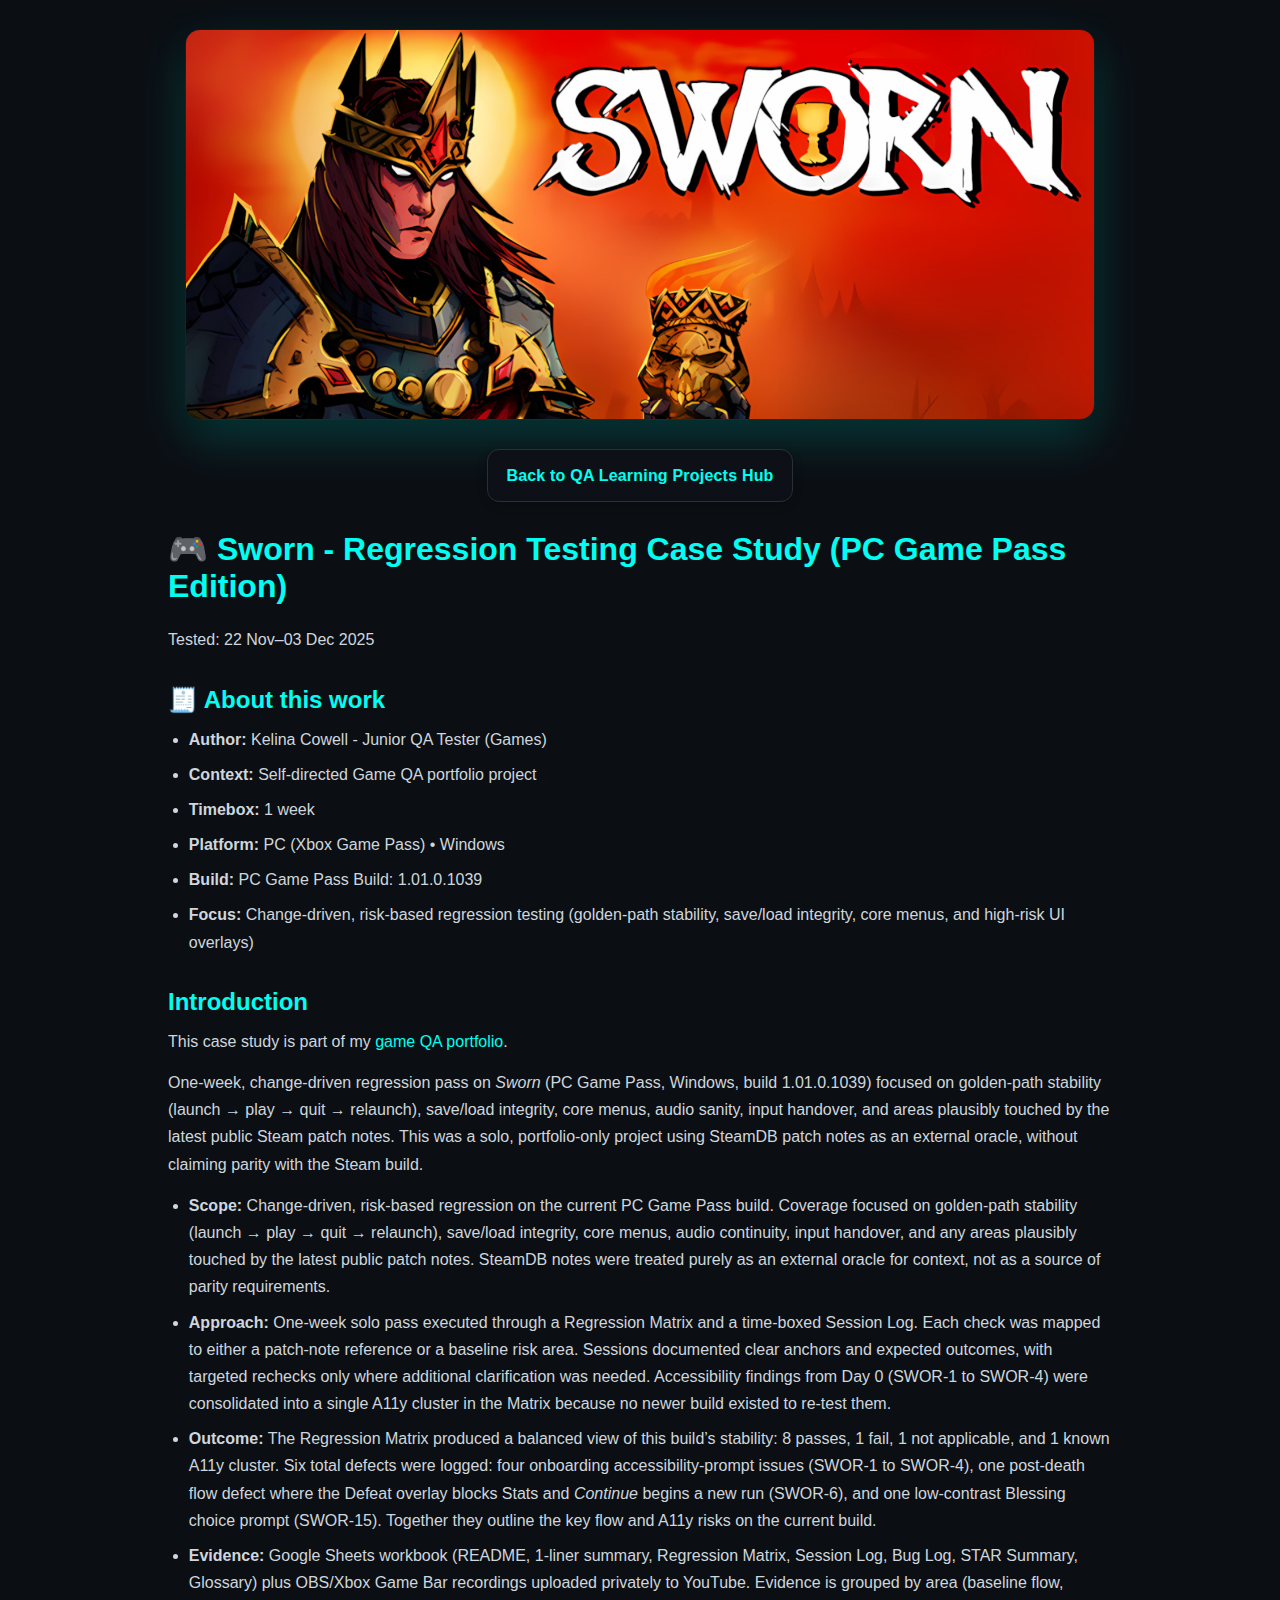
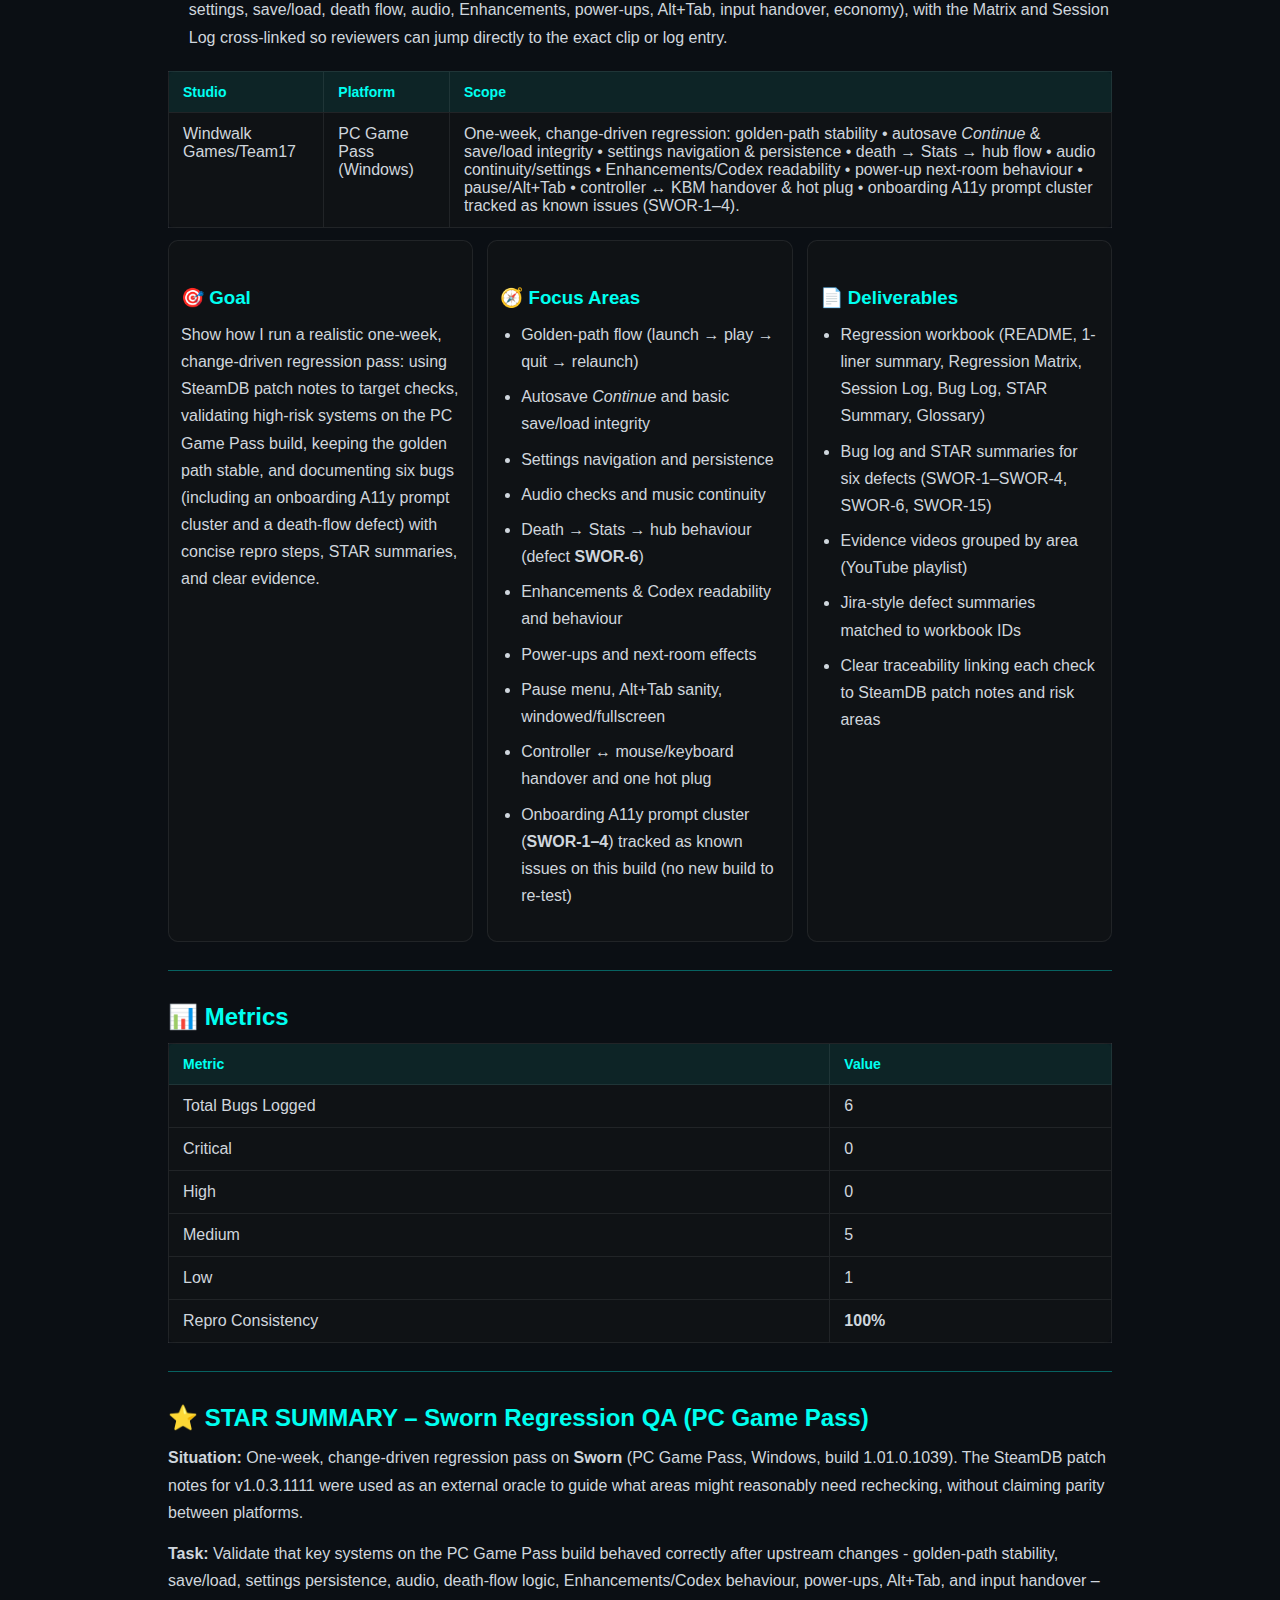
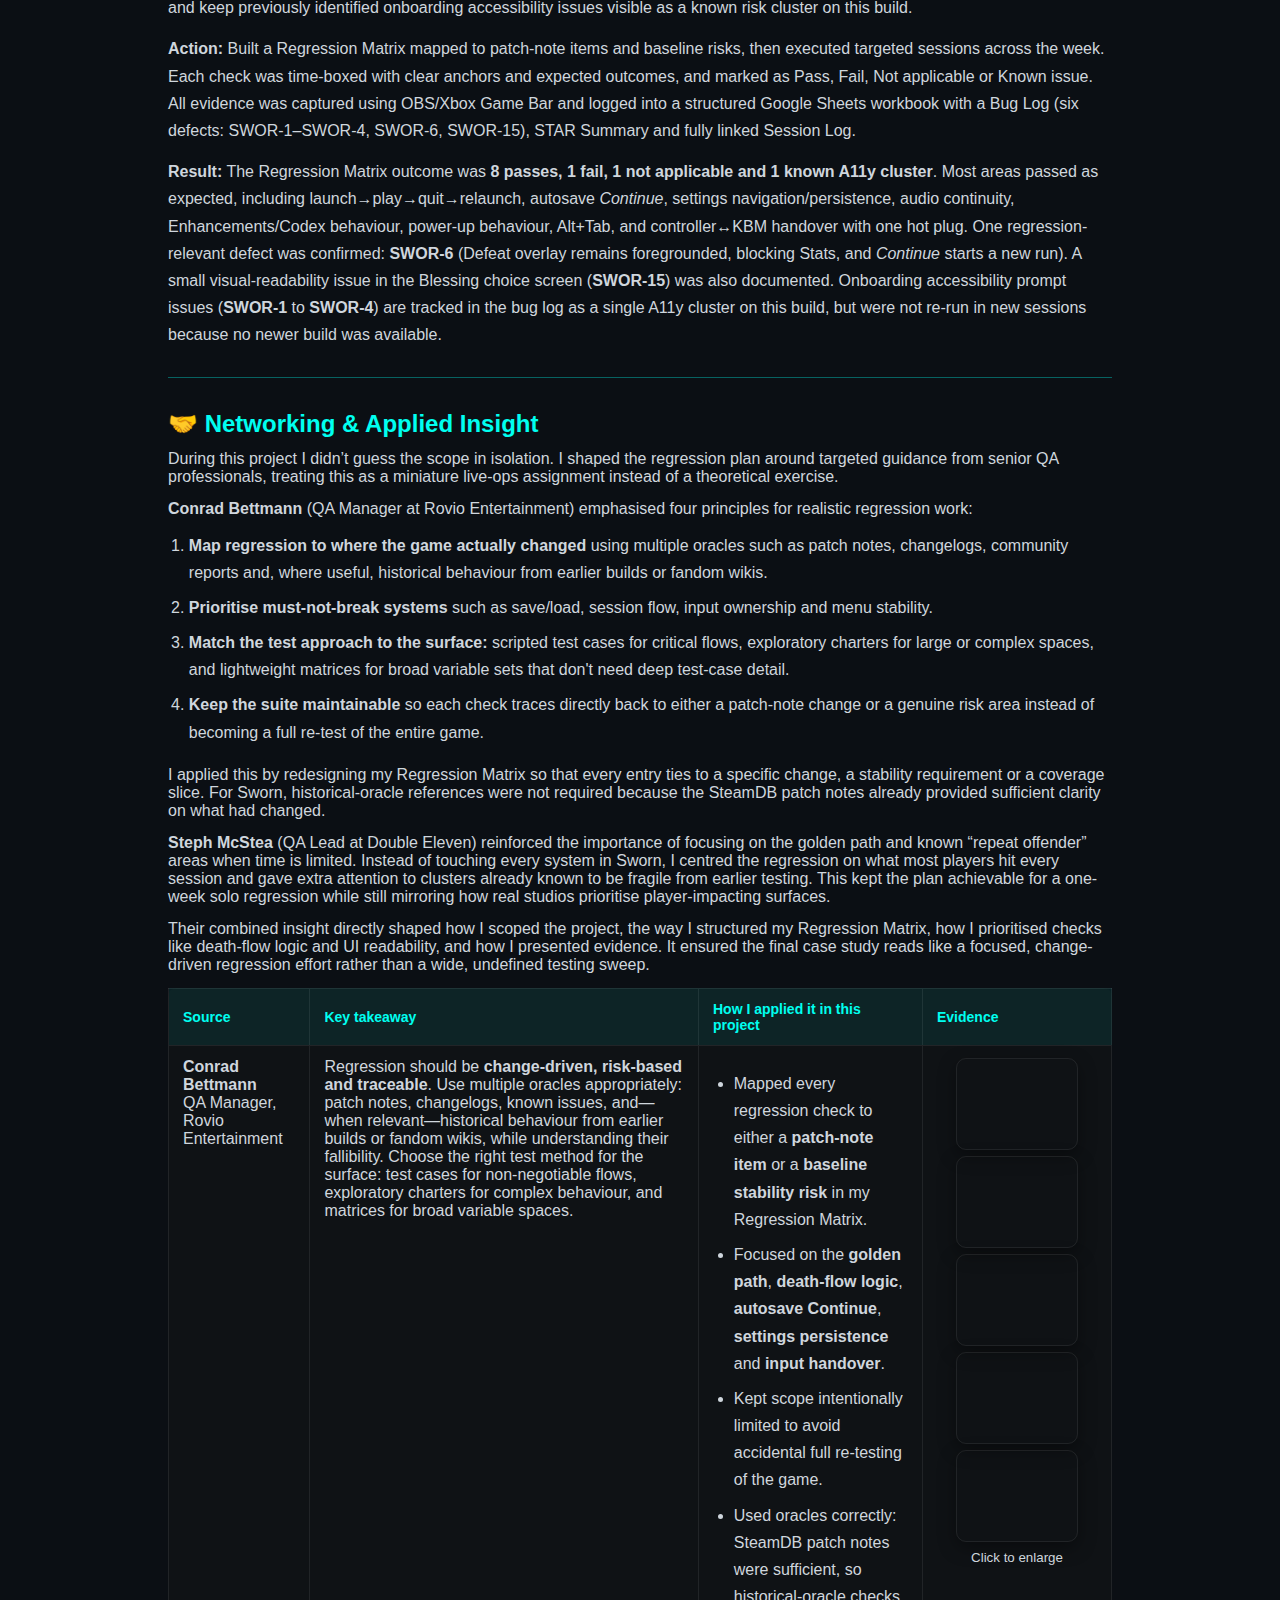
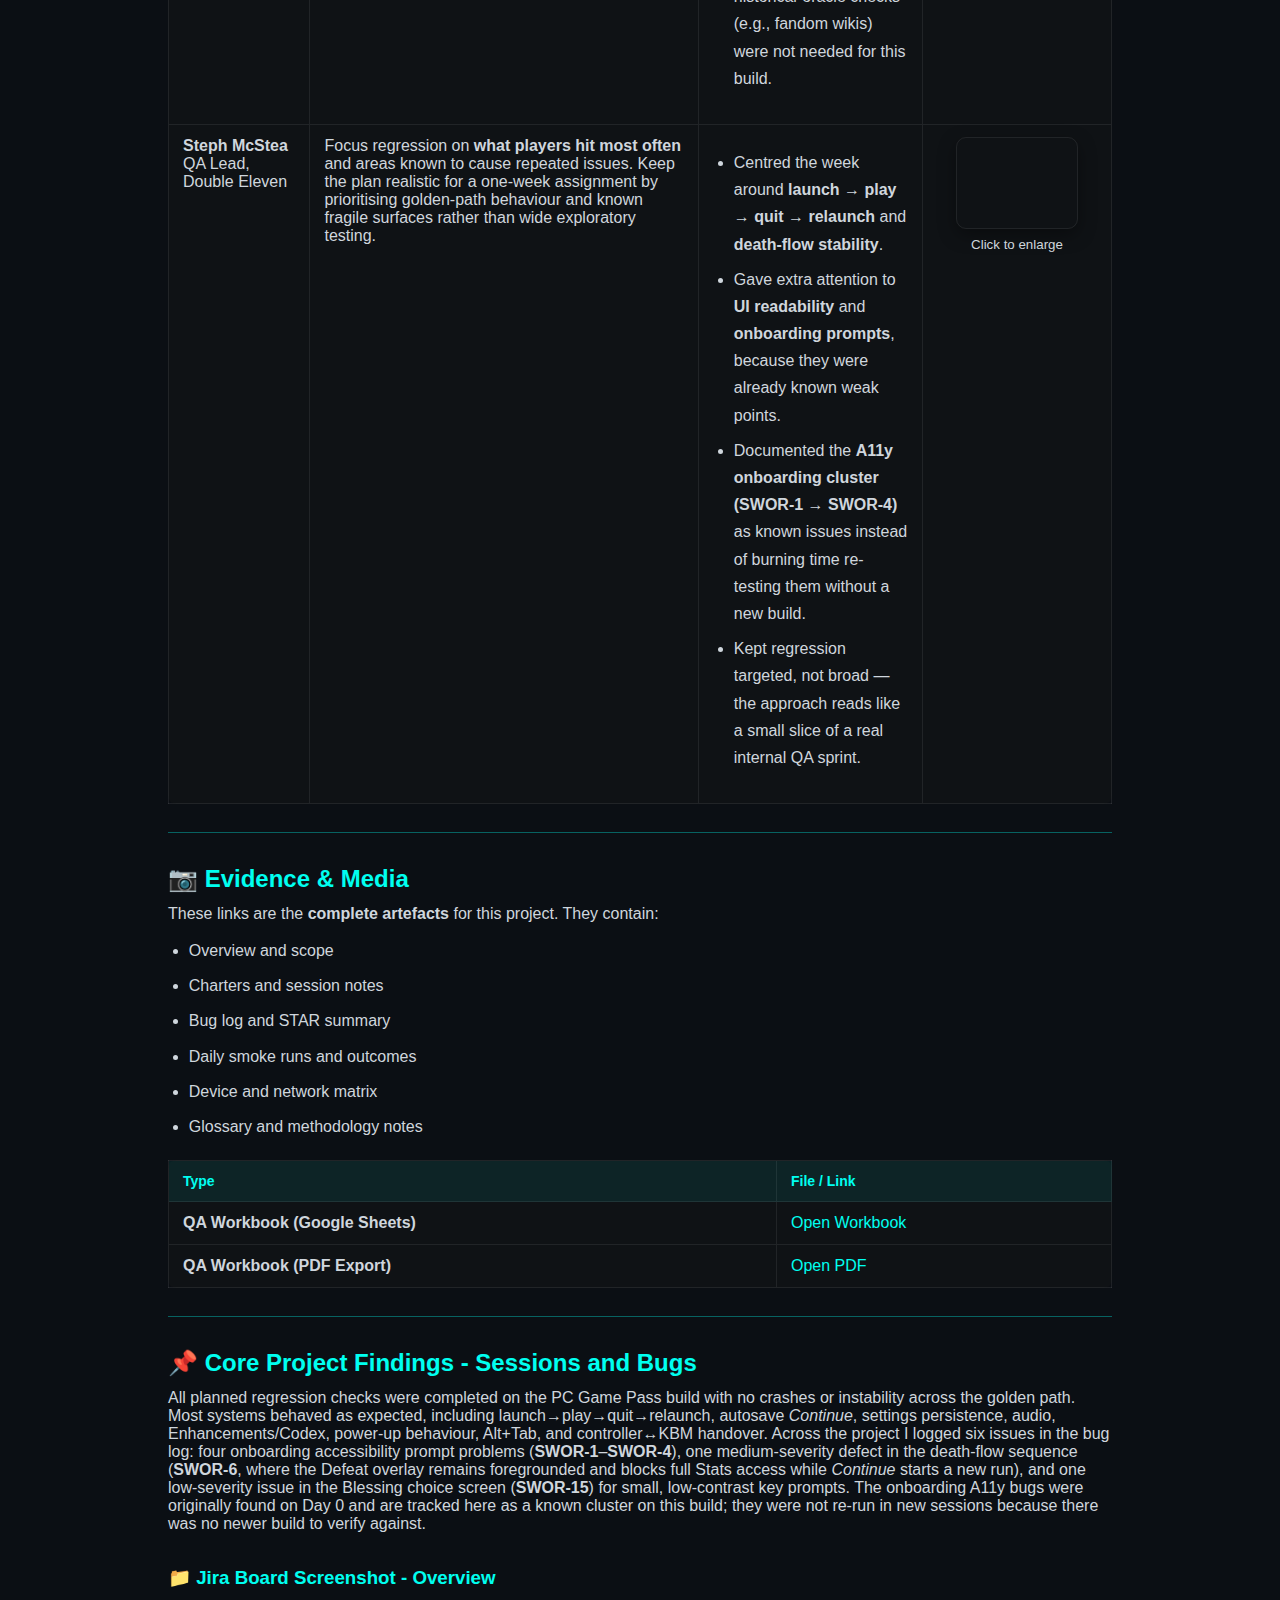
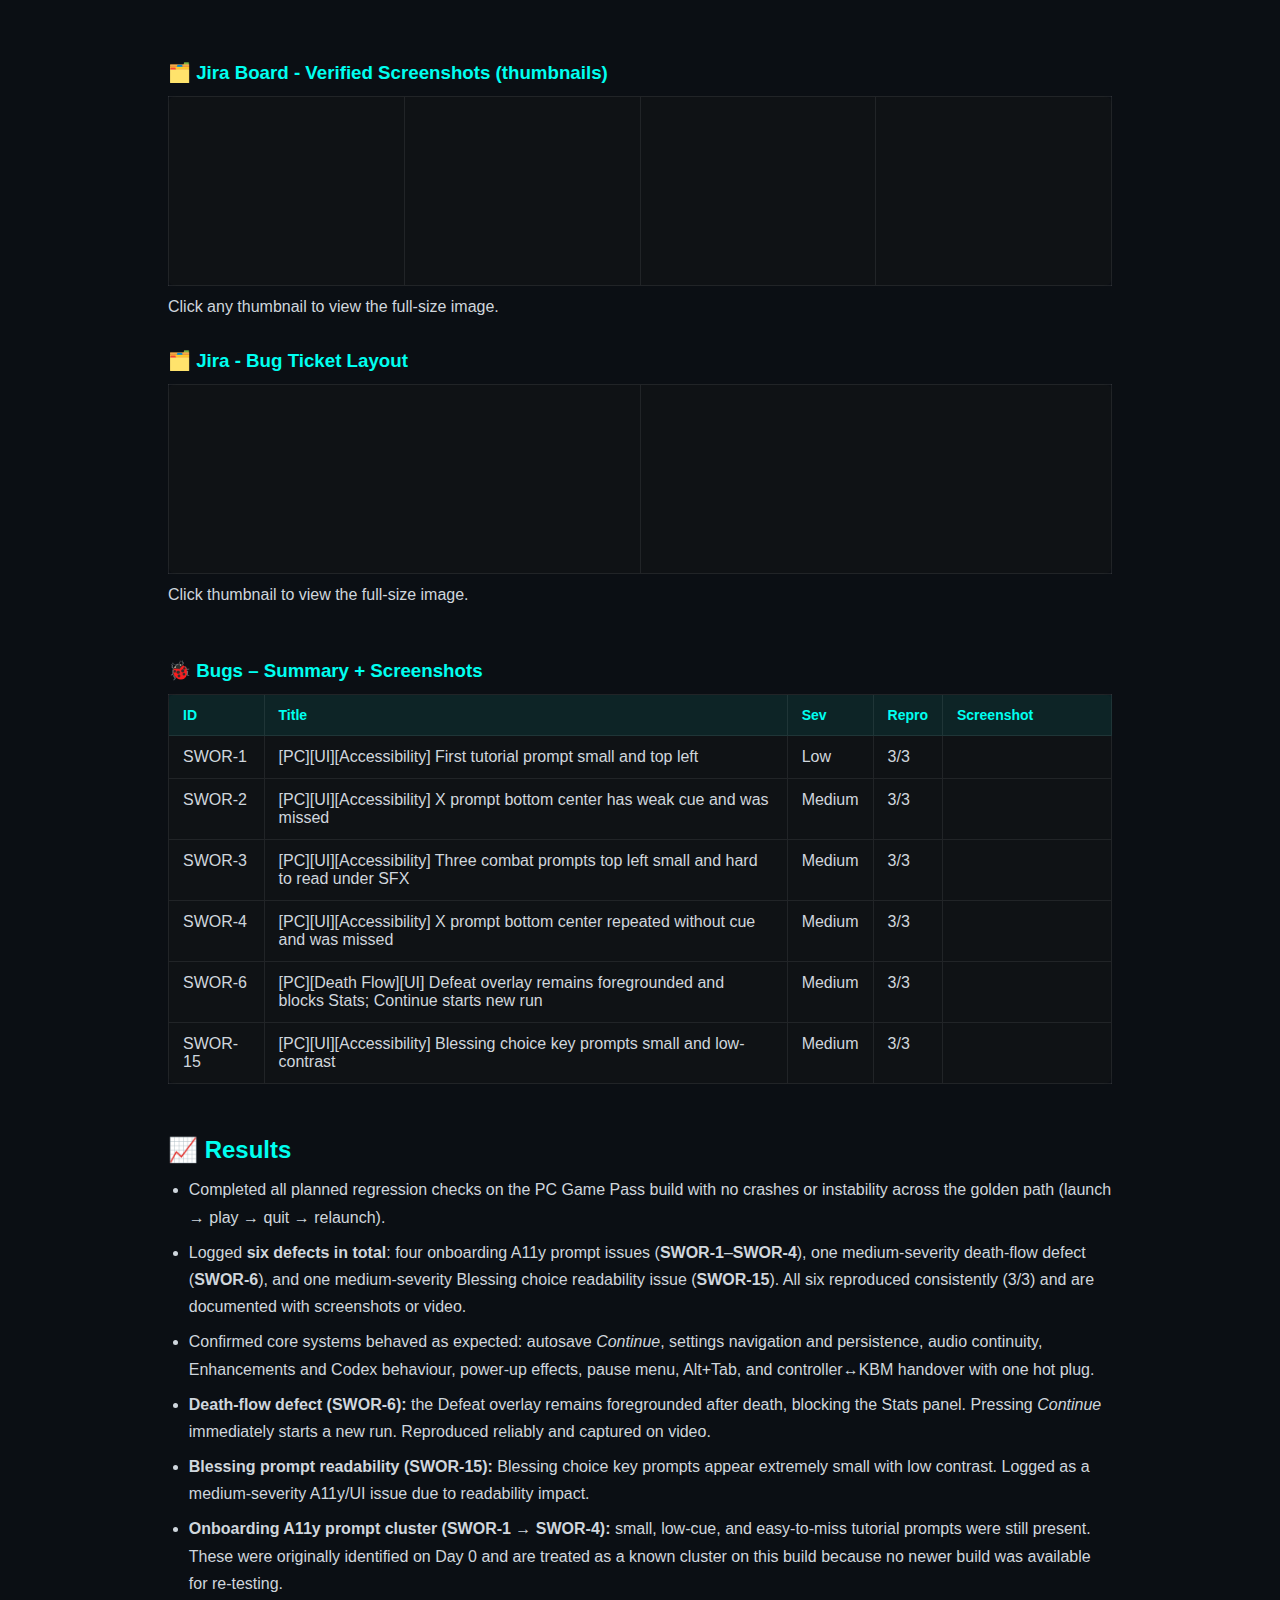
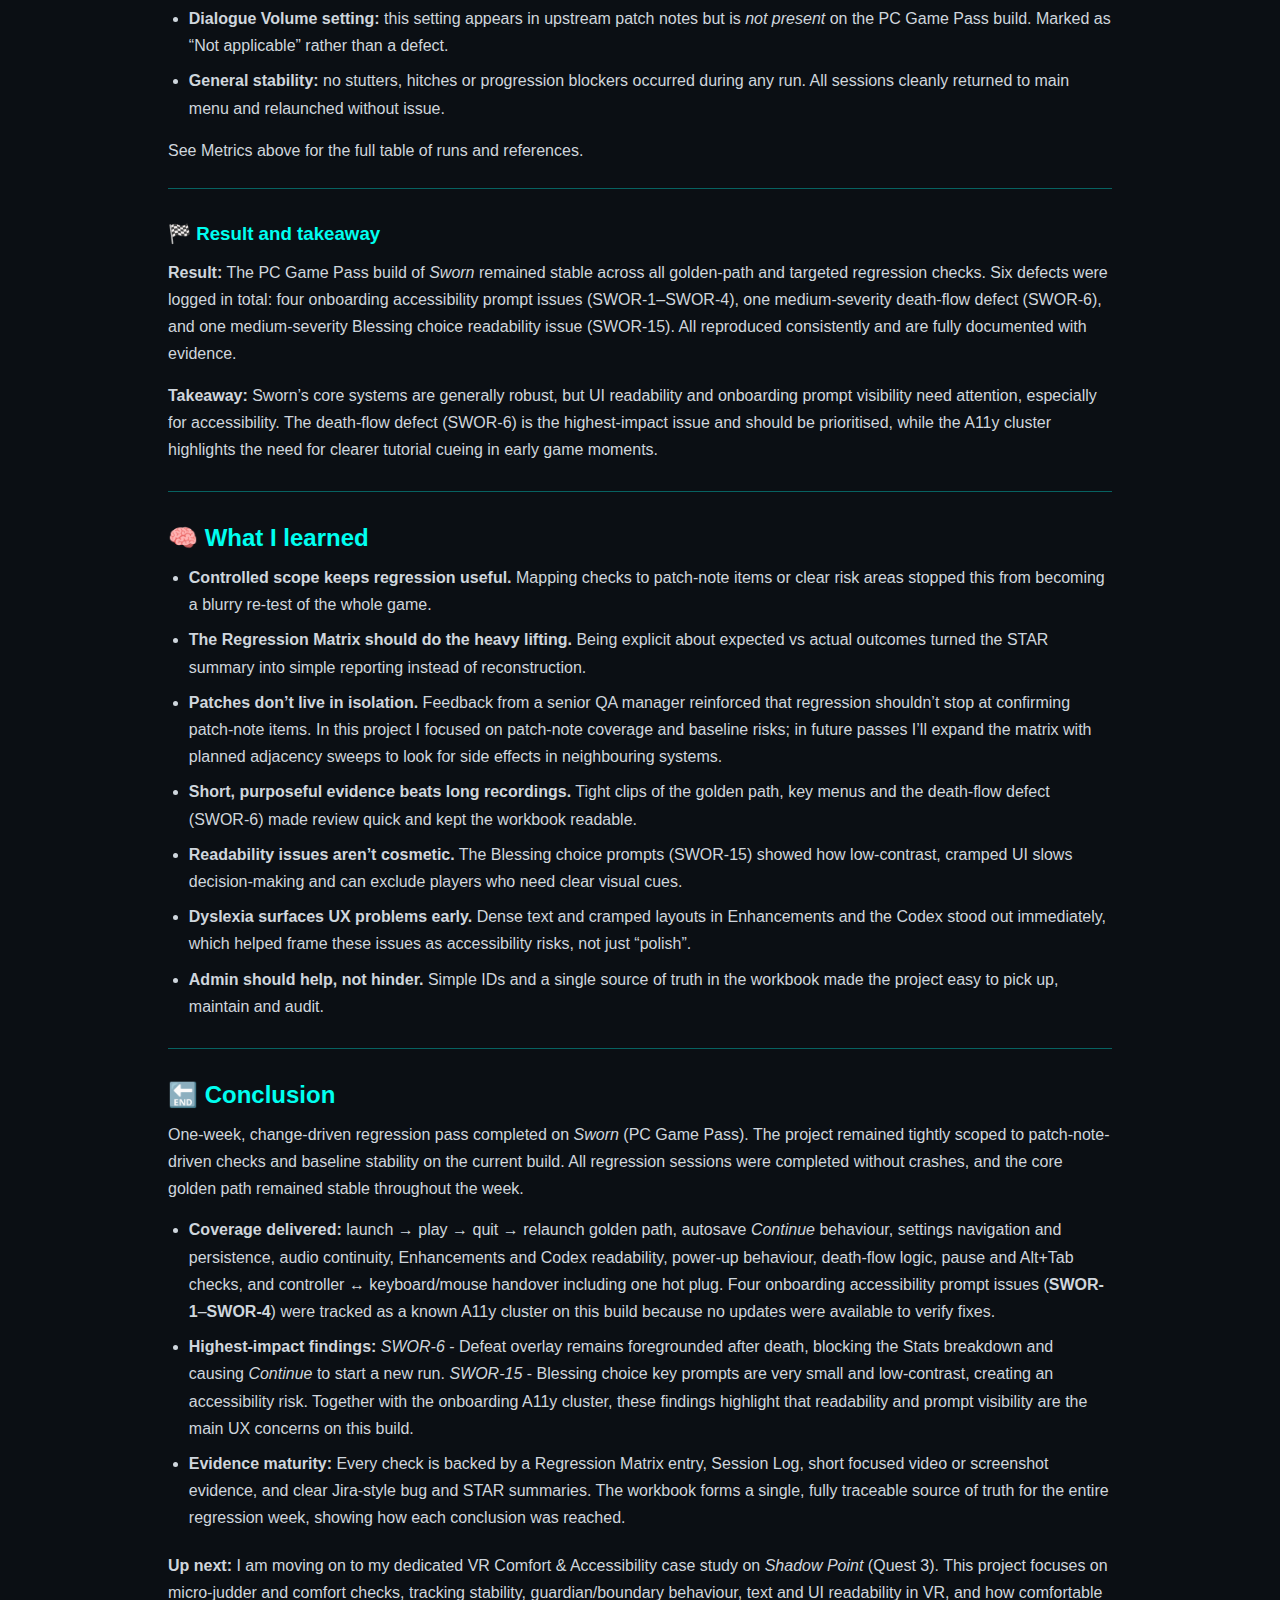
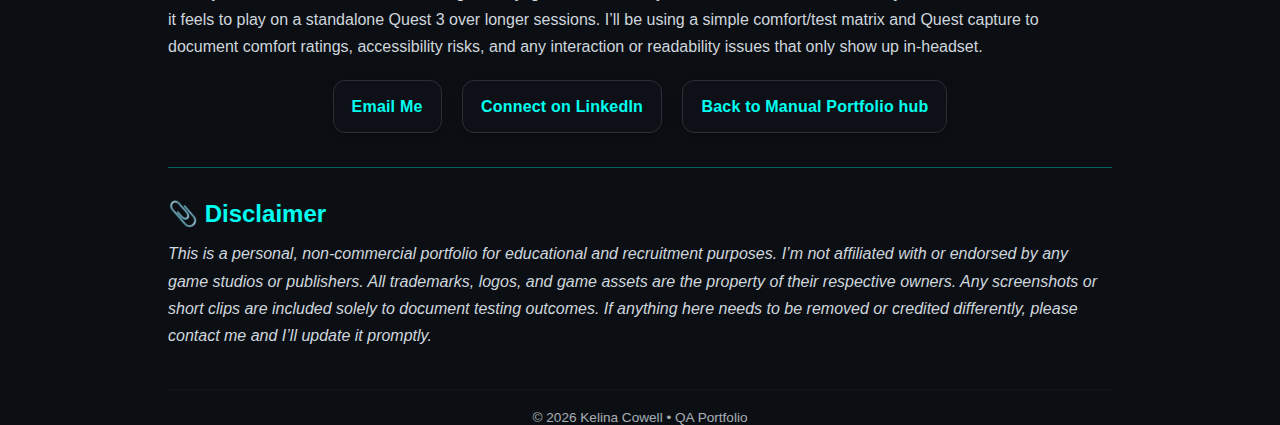
<file: projects/sworn/index.html>
<!doctype html>
<html lang="en">
<head>
  <script defer src="https://cloud.umami.is/script.js" data-website-id="91dd4980-fd90-49a2-bfd4-85a7a6778b60"></script>
  <meta charset="utf-8" />
  <meta name="viewport" content="width=device-width,initial-scale=1" />
  <title>Sworn - Regression Testing Case Study</title>

  <!-- global styles -->
  <link rel="stylesheet" href="../../assets/css/site.css?v=5">

  <!-- page-scoped spacing fix (goes AFTER site.css) -->
  <style>
    body h2{ margin:32px 0 12px !important; }
    body hr{ margin:28px 0 !important; }
    body p{ line-height:1.7 !important; margin:0 0 14px !important; }
    body ul, body ol{ margin:12px 0 20px !important; padding-left:1.3rem !important; }
    body li{ line-height:1.7 !important; margin:8px 0 !important; }
    details + *{ margin-top:16px !important; }
    .embed{ margin:12px 0 18px !important; }
  </style>
</head>
<body>
  <main class="wrap">
<html lang="en">
<head>
  <meta charset="utf-8" />
  <meta name="viewport" content="width=device-width,initial-scale=1" />
  <title>Sworn - Regression Testing Case Study</title>
  <link rel="stylesheet" href="../../assets/css/site.css?v=4">

  <!-- Page-scoped helpers for this case study only -->
  <style>
    /* simple 3-up grid used in this page */
    .grid-3{display:grid;grid-template-columns:repeat(3,1fr);gap:14px;margin:12px 0}
    .grid-3 .card{background:var(--panel);border:1px solid var(--line);border-radius:10px;padding:12px}
    @media (max-width:900px){.grid-3{grid-template-columns:1fr 1fr}}
    @media (max-width:640px){.grid-3{grid-template-columns:1fr}}

    /* tables in this page adopt the “metrics” look */
    table{width:100%;border-collapse:collapse;background:#0f1215;border:1px solid rgba(255,255,255,.08);margin:12px 0;border-radius:8px}
    thead th{background:rgba(0,255,240,.08);color:#00fff0;text-align:left;font-weight:700;font-size:14px;padding:12px 14px;border-bottom:1px solid rgba(255,255,255,.08)}
    tbody td, tbody th{color:#cfd6dd;padding:12px 14px;vertical-align:top}
    thead th+th, tbody td+td, tbody th+td{border-left:1px solid rgba(255,255,255,.08)}
    tbody tr+tr td, tbody tr+tr th{border-top:1px solid rgba(255,255,255,.08)}

    /* comparison table thumbs */
    .table-compare td:last-child{width:190px}
    .table-compare td:last-child a,
    .table-compare td:last-child img{display:block}
    .table-compare td:last-child img{
      width:160px;height:90px;object-fit:cover;border-radius:10px;
      border:1px solid rgba(255,255,255,.08);box-shadow:0 6px 18px rgba(0,0,0,.35)
    }
    .table-compare td:last-child img.square{width:120px;height:120px}

    /* inline video toggles */
    .details-btn{display:inline-block;padding:12px 18px;border-radius:12px;background:#0d1117;border:1px solid #2b2f36;color:#14b8a6;font-weight:700;letter-spacing:.2px;box-shadow:0 2px 10px rgba(0,0,0,.25);cursor:pointer;transition:background .15s ease,color .15s ease}
    .details-btn:hover{background:#14b8a6;color:#0b0f14}
    details summary{list-style:none}
    details summary::-webkit-details-marker{display:none}
    .details-btn::before{content:"▶ "}
    details[open] .details-btn::before{content:"▼ "}
    .embed{position:relative;padding-top:56.25%;margin:12px 0}
    .embed>iframe{position:absolute;inset:0;width:100%;height:100%;border:0}

    /* small helper */
    .method-note{ margin:-6px 0 10px; font-size:.95rem; color:#a9b3bd; opacity:.9; }
    .cta-row .cta-btn { margin: 6px 8px; }
    @media (max-width:560px){ .cta-row .cta-btn{display:block;margin:8px auto;width:fit-content} }
  </style>

  <script data-goatcounter="https://kelina.goatcounter.com/count"
        async src="//gc.zgo.at/count.js"></script>

  <style>
  /* Normalize .method-note to match body text without breaking JS hooks */
  .method-note,
  .method-note a {
    color: inherit !important;     /* same white as the body */
    font-size: inherit !important; /* same size as the body */
    line-height: inherit !important;
    opacity: 1 !important;
  }
</style>
</head>
<body>
  <main class="wrap">

    <!-- Hero -->
  <header class="hero">
  <img src="./media/sworn_header.jpg" alt="Sworn Banner">
</header>
    
       <p class="cta-row" style="text-align:center;">
      <a class="cta-btn" href="../../" target="_blank" rel="noopener">Back to QA Learning Projects Hub</a>
    </p>

 <h1>🎮 Sworn - Regression Testing Case Study (PC Game Pass Edition)</h1>
    <p class="meta">Tested: 22 Nov–03 Dec 2025</p>
    
    <section aria-labelledby="about-this-work">
  <h2 id="about-this-work">🧾 About this work</h2>
  <ul>
    <li><strong>Author:</strong> Kelina Cowell - Junior QA Tester (Games)</li>
    <li><strong>Context:</strong> Self-directed Game QA portfolio project</li>
    <li><strong>Timebox:</strong> 1 week</li>
    <li><strong>Platform:</strong> PC (Xbox Game Pass) • Windows</li>
    <li><strong>Build:</strong> PC Game Pass Build: 1.01.0.1039</li>
    <li><strong>Focus:</strong> Change-driven, risk-based regression testing (golden-path stability, save/load integrity, core menus, and high-risk UI overlays)</li>
  </ul>
</section>

<script type="application/ld+json">
{
  "@context": "https://schema.org",
  "@type": "CreativeWork",
  "audience": {
    "@type": "Audience",
    "audienceType": "QA Lead, Game QA Tester, Recruiter"
  },
  "@id": "https://kelinacowellqa.github.io/Manual-QA-Portfolio-Kelina-Cowell/projects/sworn/#case-study",
  "url": "https://kelinacowellqa.github.io/Manual-QA-Portfolio-Kelina-Cowell/projects/sworn/",
  "name": "Sworn: Change-driven Regression Testing (PC Game Pass)",
  "inLanguage": "en-GB",
  "author": { "@type": "Person", "name": "Kelina Cowell" },
  "isBasedOn": { "@type": "VideoGame", "name": "Sworn" },
  "about": [
    { "@type": "Thing", "name": "Manual QA" },
    { "@type": "Thing", "name": "Regression testing" },
    { "@type": "Thing", "name": "Risk-based testing" },
    { "@type": "Thing", "name": "Bug reporting" },
    { "@type": "Thing", "name": "Evidence capture" },
    { "@type": "Thing", "name": "UI overlay testing" }
  ],
  "timeRequired": "P7D",
  "keywords": [
    "manual testing",
    "regression testing",
    "risk-based regression",
    "change-driven regression",
    "golden path testing",
    "save load integrity",
    "UI overlay bugs",
    "menu flows",
    "evidence capture",
    "repro steps",
    "expected vs actual",
    "repro rate",
    "test documentation",
    "regression matrix",
    "session-based testing",
    "Jira"
  ],
  "additionalProperty": [
    { "@type": "PropertyValue", "name": "Platform", "value": "PC (Xbox Game Pass)" },
    { "@type": "PropertyValue", "name": "OS", "value": "Windows" },
    { "@type": "PropertyValue", "name": "Build", "value": "1.01.0.1039" },
    { "@type": "PropertyValue", "name": "Timebox", "value": "1 week (solo)" },
    { "@type": "PropertyValue", "name": "Tested dates", "value": "2025-11-24 to 2025-12-03" },
    { "@type": "PropertyValue", "name": "Testing approach", "value": "Change-driven, risk-based regression focused on golden-path stability, save/load integrity, core menus, and high-risk UI overlays" },
    { "@type": "PropertyValue", "name": "Evidence approach", "value": "Regression matrix traceability, session logs, short evidence clips and screenshots for triage" }

    /* Optional: include ONLY if you want to maintain these numbers long-term
    ,{ "@type": "PropertyValue", "name": "Outcome", "value": "8 passes, 1 fail, 1 not applicable, 1 known accessibility cluster" }
    */
  ],
  "workExample": [
    { "@type": "CreativeWork", "name": "Project page", "url": "https://kelinacowellqa.github.io/Manual-QA-Portfolio-Kelina-Cowell/projects/sworn/" },
    { "@type": "CreativeWork", "name": "Evidence & Media section", "url": "https://kelinacowellqa.github.io/Manual-QA-Portfolio-Kelina-Cowell/projects/sworn/#evidence" },
    { "@type": "CreativeWork", "name": "Workbook / matrix section", "url": "https://kelinacowellqa.github.io/Manual-QA-Portfolio-Kelina-Cowell/projects/sworn/#workbook" },
    { "@type": "CreativeWork", "name": "Bugs table", "url": "https://kelinacowellqa.github.io/Manual-QA-Portfolio-Kelina-Cowell/projects/sworn/#bugs" }
  ],
  "hasPart": [
    {
      "@type": "ItemList",
      "name": "Skills demonstrated",
      "itemListElement": [
        { "@type": "ListItem", "position": 1, "name": "Risk-based regression scoping" },
        { "@type": "ListItem", "position": 2, "name": "Change-signal interpretation" },
        { "@type": "ListItem", "position": 3, "name": "Regression matrix design" },
        { "@type": "ListItem", "position": 4, "name": "Golden-path stability verification" },
        { "@type": "ListItem", "position": 5, "name": "Bug reporting with reproducible steps" },
        { "@type": "ListItem", "position": 6, "name": "Session-based evidence and repro-rate notes" },
        { "@type": "ListItem", "position": 7, "name": "UI overlay failure analysis" },
        { "@type": "ListItem", "position": 8, "name": "Clear written communication for triage" }
      ]
    }
  ]
}
</script>

<!-- Intro -->
<h2>Introduction</h2>

<p>
  This case study is part of my <a href="https://kelinacowellqa.github.io/Manual-QA-Portfolio-Kelina-Cowell/">game QA portfolio</a>.
</p>

<p>
  One-week, change-driven regression pass on <em>Sworn</em> (PC Game Pass, Windows, build 1.01.0.1039) focused on golden-path
  stability (launch → play → quit → relaunch), save/load integrity, core menus, audio sanity, input handover, and areas
  plausibly touched by the latest public Steam patch notes. This was a solo, portfolio-only project using SteamDB patch notes
  as an external oracle, without claiming parity with the Steam build.
</p>

<ul>
  <li>
    <strong>Scope:</strong> Change-driven, risk-based regression on the current PC Game Pass build. Coverage focused on
    golden-path stability (launch → play → quit → relaunch), save/load integrity, core menus, audio continuity, input
    handover, and any areas plausibly touched by the latest public patch notes. SteamDB notes were treated purely as an
    external oracle for context, not as a source of parity requirements.
  </li>

  <li>
    <strong>Approach:</strong> One-week solo pass executed through a Regression Matrix and a time-boxed Session Log.
    Each check was mapped to either a patch-note reference or a baseline risk area. Sessions documented clear anchors and
    expected outcomes, with targeted rechecks only where additional clarification was needed. Accessibility findings from
    Day 0 (SWOR-1 to SWOR-4) were consolidated into a single A11y cluster in the Matrix because no newer build existed to
    re-test them.
  </li>

  <li>
    <strong>Outcome:</strong> The Regression Matrix produced a balanced view of this build’s stability: 8 passes, 1 fail,
    1 not applicable, and 1 known A11y cluster. Six total defects were logged: four onboarding accessibility-prompt issues
    (SWOR-1 to SWOR-4), one post-death flow defect where the Defeat overlay blocks Stats and <em>Continue</em> begins a new
    run (SWOR-6), and one low-contrast Blessing choice prompt (SWOR-15). Together they outline the key flow and A11y risks
    on the current build.
  </li>

  <li>
    <strong>Evidence:</strong> Google Sheets workbook (README, 1-liner summary, Regression Matrix, Session Log, Bug Log,
    STAR Summary, Glossary) plus OBS/Xbox Game Bar recordings uploaded privately to YouTube. Evidence is grouped by area
    (baseline flow, settings, save/load, death flow, audio, Enhancements, power-ups, Alt+Tab, input handover, economy),
    with the Matrix and Session Log cross-linked so reviewers can jump directly to the exact clip or log entry.
  </li>
</ul>

<table>
  <thead>
    <tr><th>Studio</th><th>Platform</th><th>Scope</th></tr>
  </thead>
  <tbody>
    <tr>
      <td>Windwalk Games/Team17</td>
      <td>PC Game Pass (Windows)</td>
      <td>
        One-week, change-driven regression: golden-path stability • autosave <em>Continue</em> &amp; save/load integrity •
        settings navigation &amp; persistence • death → Stats → hub flow • audio continuity/settings •
        Enhancements/Codex readability • power-up next-room behaviour • pause/Alt+Tab • controller ↔ KBM handover &amp; hot plug •
        onboarding A11y prompt cluster tracked as known issues (SWOR-1–4).
      </td>
    </tr>
  </tbody>
</table>

<!-- Three-up feature grid -->
<div class="grid-3">
  <section class="card">
    <h3>🎯 Goal</h3>
    <p>
      Show how I run a realistic one-week, change-driven regression pass: using SteamDB patch notes to target checks,
      validating high-risk systems on the PC Game Pass build, keeping the golden path stable, and documenting six bugs
      (including an onboarding A11y prompt cluster and a death-flow defect) with concise repro steps, STAR summaries,
      and clear evidence.
    </p>
  </section>

  <section class="card">
  <h3>🧭 Focus Areas</h3>
  <ul>
    <li>Golden-path flow (launch → play → quit → relaunch)</li>
    <li>Autosave <em>Continue</em> and basic save/load integrity</li>
    <li>Settings navigation and persistence</li>
    <li>Audio checks and music continuity</li>
    <li>Death → Stats → hub behaviour (defect <strong>SWOR-6</strong>)</li>
    <li>Enhancements &amp; Codex readability and behaviour</li>
    <li>Power-ups and next-room effects</li>
    <li>Pause menu, Alt+Tab sanity, windowed/fullscreen</li>
    <li>Controller ↔ mouse/keyboard handover and one hot plug</li>
    <li>Onboarding A11y prompt cluster (<strong>SWOR-1–4</strong>) tracked as known issues on this build (no new build to re-test)</li>
  </ul>
</section>

<section class="card">
  <h3>📄 Deliverables</h3>
  <ul>
    <li>Regression workbook (README, 1-liner summary, Regression Matrix, Session Log, Bug Log, STAR Summary, Glossary)</li>
    <li>Bug log and STAR summaries for six defects (SWOR-1–SWOR-4, SWOR-6, SWOR-15)</li>
    <li>Evidence videos grouped by area (YouTube playlist)</li>
    <li>Jira-style defect summaries matched to workbook IDs</li>
    <li>Clear traceability linking each check to SteamDB patch notes and risk areas</li>
  </ul>
</section>
</div>
    <!-- /grid -->
<hr>
<h2 id="metrics">📊 Metrics</h2>
<table>
  <thead>
    <tr><th>Metric</th><th>Value</th></tr>
  </thead>
  <tbody>
    <tr><td>Total Bugs Logged</td><td>6</td></tr>
    <tr><td>Critical</td><td>0</td></tr>
    <tr><td>High</td><td>0</td></tr>
    <tr><td>Medium</td><td>5</td></tr>
    <tr><td>Low</td><td>1</td></tr>
    <tr><td>Repro Consistency</td><td><strong>100%</strong></td></tr>
  </tbody>
</table>

    <hr>
<h2 id="star-summary">⭐ STAR SUMMARY – Sworn Regression QA (PC Game Pass)</h2>

<p><strong>Situation:</strong> One-week, change-driven regression pass on <strong>Sworn</strong> (PC Game Pass, Windows, build 1.01.0.1039). The SteamDB patch notes for v1.0.3.1111 were used as an external oracle to guide what areas might reasonably need rechecking, without claiming parity between platforms.</p>

<p><strong>Task:</strong> Validate that key systems on the PC Game Pass build behaved correctly after upstream changes - golden-path stability, save/load, settings persistence, audio, death-flow logic, Enhancements/Codex behaviour, power-ups, Alt+Tab, and input handover – and keep previously identified onboarding accessibility issues visible as a known risk cluster on this build.</p>

<p><strong>Action:</strong> Built a Regression Matrix mapped to patch-note items and baseline risks, then executed targeted sessions across the week. Each check was time-boxed with clear anchors and expected outcomes, and marked as Pass, Fail, Not applicable or Known issue. All evidence was captured using OBS/Xbox Game Bar and logged into a structured Google Sheets workbook with a Bug Log (six defects: SWOR-1–SWOR-4, SWOR-6, SWOR-15), STAR Summary and fully linked Session Log.</p>

<p><strong>Result:</strong> The Regression Matrix outcome was <strong>8 passes, 1 fail, 1 not applicable and 1 known A11y cluster</strong>. Most areas passed as expected, including launch→play→quit→relaunch, autosave <em>Continue</em>, settings navigation/persistence, audio continuity, Enhancements/Codex behaviour, power-up behaviour, Alt+Tab, and controller↔KBM handover with one hot plug. One regression-relevant defect was confirmed: <strong>SWOR-6</strong> (Defeat overlay remains foregrounded, blocking Stats, and <em>Continue</em> starts a new run). A small visual-readability issue in the Blessing choice screen (<strong>SWOR-15</strong>) was also documented. Onboarding accessibility prompt issues (<strong>SWOR-1</strong> to <strong>SWOR-4</strong>) are tracked in the bug log as a single A11y cluster on this build, but were not re-run in new sessions because no newer build was available.</p>

    <hr>
<h2 id="applied-insight">🤝 Networking & Applied Insight</h2>

<p class="method-note">
  During this project I didn’t guess the scope in isolation. I shaped the regression plan around targeted guidance
  from senior QA professionals, treating this as a miniature live-ops assignment instead of a theoretical exercise.
</p>

<p class="method-note">
  <strong>Conrad Bettmann</strong> (QA Manager at Rovio Entertainment) emphasised four principles for realistic regression work:
</p>

<ol class="method-note">
  <li>
    <strong>Map regression to where the game actually changed</strong> using multiple oracles such as patch notes,
    changelogs, community reports and, where useful, historical behaviour from earlier builds or fandom wikis.
  </li>

  <li>
    <strong>Prioritise must-not-break systems</strong> such as save/load, session flow, input ownership and menu stability.
  </li>

  <li>
    <strong>Match the test approach to the surface:</strong>
    scripted test cases for critical flows, exploratory charters for large or complex spaces, and lightweight matrices
    for broad variable sets that don't need deep test-case detail.
  </li>

  <li>
    <strong>Keep the suite maintainable</strong> so each check traces directly back to either a patch-note change or a
    genuine risk area instead of becoming a full re-test of the entire game.
  </li>
</ol>

<p class="method-note">
  I applied this by redesigning my Regression Matrix so that every entry ties to a specific change, a stability
  requirement or a coverage slice. For Sworn, historical-oracle references were not required because the SteamDB patch
  notes already provided sufficient clarity on what had changed.
</p>

<p class="method-note">
  <strong>Steph McStea</strong> (QA Lead at Double Eleven) reinforced the importance of focusing on the golden path and 
  known “repeat offender” areas when time is limited. Instead of touching every system in Sworn, I centred the 
  regression on what most players hit every session and gave extra attention to clusters already known to be fragile 
  from earlier testing. This kept the plan achievable for a one-week solo regression while still mirroring how real 
  studios prioritise player-impacting surfaces.
</p>

<p class="method-note">
  Their combined insight directly shaped how I scoped the project, the way I structured my Regression Matrix, how I 
  prioritised checks like death-flow logic and UI readability, and how I presented evidence. It ensured the final case
  study reads like a focused, change-driven regression effort rather than a wide, undefined testing sweep.
</p>

<table class="table-insight">
  <thead>
    <tr>
      <th>Source</th>
      <th>Key takeaway</th>
      <th>How I applied it in this project</th>
      <th>Evidence</th>
    </tr>
  </thead>
  <tbody>

    <!-- QA Manager (name withheld until approval) -->
    <tr>
      <td>
        <strong>Conrad Bettmann</strong><br>
        QA Manager, Rovio Entertainment
      </td>
      <td>
        Regression should be <strong>change-driven, risk-based and traceable</strong>.  
        Use multiple oracles appropriately: patch notes, changelogs, known issues, and—when relevant—historical
        behaviour from earlier builds or fandom wikis, while understanding their fallibility.  
        Choose the right test method for the surface: test cases for non-negotiable flows, exploratory charters for
        complex behaviour, and matrices for broad variable spaces.
      </td>
      <td>
        <ul>
          <li>Mapped every regression check to either a <strong>patch-note item</strong> or a <strong>baseline stability risk</strong> in my Regression Matrix.</li>
          <li>Focused on the <strong>golden path</strong>, <strong>death-flow logic</strong>, <strong>autosave Continue</strong>, <strong>settings persistence</strong> and <strong>input handover</strong>.</li>
          <li>Kept scope intentionally limited to avoid accidental full re-testing of the game.</li>
          <li>Used oracles correctly: SteamDB patch notes were sufficient, so historical-oracle checks (e.g., fandom wikis) were not needed for this build.</li>
        </ul>
      </td>
      <td class="evidence">
        <a href="./media/conrad-brettman-insight1.png" target="_blank" rel="noopener">
          <img class="thumb-sm" src="./media/conrad-brettman-insight1.png"
               alt="conrad-brettman-insight1" loading="lazy">
          <a href="./media/conrad-brettman-insight2.png" target="_blank" rel="noopener">
          <img class="thumb-sm" src="./media/conrad-brettman-insight1.png"
               alt="conrad-brettman-insight2" loading="lazy">
              <a href="./media/conrad-brettman-insight3.png" target="_blank" rel="noopener">
          <img class="thumb-sm" src="./media/conrad-brettman-insight1.png"
               alt="conrad-brettman-insight3" loading="lazy">
                 <a href="./media/conrad-brettman-insight4.png" target="_blank" rel="noopener">
          <img class="thumb-sm" src="./media/conrad-brettman-insight4.png"
               alt="conrad-brettman-insight4" loading="lazy">
                    <a href="./media/conrad-brettman-insight5.png" target="_blank" rel="noopener">
          <img class="thumb-sm" src="./media/conrad-brettman-insight5.png"
               alt="conrad-brettman-insight5" loading="lazy">
        </a>
        <small>Click to enlarge</small>
      </td>
    </tr>

    <!-- Steph McStea -->
    <tr>
      <td>
        <strong>Steph McStea</strong><br>
        QA Lead, Double Eleven
      </td>
      <td>
        Focus regression on <strong>what players hit most often</strong> and areas known to cause repeated issues.  
        Keep the plan realistic for a one-week assignment by prioritising golden-path behaviour and known 
        fragile surfaces rather than wide exploratory testing.
      </td>
      <td>
        <ul>
          <li>Centred the week around <strong>launch → play → quit → relaunch</strong> and <strong>death-flow stability</strong>.</li>
          <li>Gave extra attention to <strong>UI readability</strong> and <strong>onboarding prompts</strong>, because they were already known weak points.</li>
          <li>Documented the <strong>A11y onboarding cluster (SWOR-1 → SWOR-4)</strong> as known issues instead of burning time re-testing them without a new build.</li>
          <li>Kept regression targeted, not broad — the approach reads like a small slice of a real internal QA sprint.</li>
        </ul>
      </td>
      <td class="evidence">
        <a href="https://kelinacowellqa.github.io/Manual-QA-Portfolio-Kelina-Cowell/projects/sworn/media/steph_mcstea-insight.png" target="_blank" rel="noopener">
          <img class="thumb-sm" src="https://kelinacowellqa.github.io/Manual-QA-Portfolio-Kelina-Cowell/projects/sworn/media/steph_mcstea-insight.png"
               alt="steph_mcstea-insight" loading="lazy">
        </a>
        <small>Click to enlarge</small>
      </td>
    </tr>

  </tbody>
</table>
    
    <hr>
<h2>📷 Evidence &amp; Media</h2>

<p class="method-note">These links are the <strong>complete artefacts</strong> for this project. They contain:</p>
<ul class="method-note">
  <li>Overview and scope</li>
  <li>Charters and session notes</li>
  <li>Bug log and STAR summary</li>
  <li>Daily smoke runs and outcomes</li>
  <li>Device and network matrix</li>
  <li>Glossary and methodology notes</li>
</ul>

    <table>
      <thead><tr><th>Type</th><th>File / Link</th></tr></thead>
      <tbody>
        <tr>
          <td><strong>QA Workbook (Google Sheets)</strong></td>
          <td><a href="https://docs.google.com/spreadsheets/d/10MZVmp1La_H8JjmV73j5XbCRKWTvkZW1/edit?usp=sharing&ouid=101337383007576779931&rtpof=true&sd=true">Open Workbook</a></td>
        </tr>
        <tr>
          <td><strong>QA Workbook (PDF Export)</strong></td>
          <td><a href="https://kelinacowellqa.github.io/Manual-QA-Portfolio-Kelina-Cowell/projects/sworn/media/Sworn_QA_Regression_Workbook_Android_Kelina_Cowell_PORTFOLIO.pdf">Open PDF</a></td>
        </tr>
      </tbody>
    </table>

    <hr>
<h2 id="core-findings">📌 Core Project Findings - Sessions and Bugs</h2>

<p class="method-note">
  All planned regression checks were completed on the PC Game Pass build with no crashes or instability across the golden
  path. Most systems behaved as expected, including launch→play→quit→relaunch, autosave <em>Continue</em>, settings
  persistence, audio, Enhancements/Codex, power-up behaviour, Alt+Tab, and controller↔KBM handover. Across the project I
  logged six issues in the bug log: four onboarding accessibility prompt problems (<strong>SWOR-1</strong>–<strong>SWOR-4</strong>),
  one medium-severity defect in the death-flow sequence (<strong>SWOR-6</strong>, where the Defeat overlay remains
  foregrounded and blocks full Stats access while <em>Continue</em> starts a new run), and one low-severity issue in the
  Blessing choice screen (<strong>SWOR-15</strong>) for small, low-contrast key prompts. The onboarding A11y bugs were
  originally found on Day 0 and are tracked here as a known cluster on this build; they were not re-run in new sessions
  because there was no newer build to verify against.
</p>
    
   <h3>📁 Jira Board Screenshot - Overview</h3>
<p>
  <a href="https://kelinacowellqa.github.io/Manual-QA-Portfolio-Kelina-Cowell/projects/sworn/media
/Jira-Board1.png" target="_blank" rel="noopener">
    <img
      src="https://kelinacowellqa.github.io/Manual-QA-Portfolio-Kelina-Cowell/projects/sworn/media
/Jira-Board1.png"
      alt="Rebel Racing QA board overview — To Do, Blocked, In Progress, Verified"
      loading="lazy"
      style="max-width:100%; width:900px; height:auto; border-radius:8px;">
  </a>
</p>

<!-- make sure the previous block is closed -->
</p>

<!-- hard break to avoid any float/overlap -->
<div style="clear:both;"></div>

<!-- force a visible, teal-styled heading -->
<h3 id="jira-verified">🗂️ Jira Board - Verified Screenshots (thumbnails)</h3>
<table>
  <tr>
    <td>
      <a href="https://kelinacowellqa.github.io/Manual-QA-Portfolio-Kelina-Cowell/projects/sworn/media
/Jira-Board2.png" target="_blank" rel="noopener">
        <img src="https://kelinacowellqa.github.io/Manual-QA-Portfolio-Kelina-Cowell/projects/sworn/media
/Jira-Board2.png"
             alt="Jira board — Verified set 1" width="160" height="160" loading="lazy"
             style="border-radius:8px; object-fit:cover;">
      </a>
    </td>
    <td>
      <a href="https://kelinacowellqa.github.io/Manual-QA-Portfolio-Kelina-Cowell/projects/sworn/media
/Jira-Board3.png" target="_blank" rel="noopener">
        <img src="https://kelinacowellqa.github.io/Manual-QA-Portfolio-Kelina-Cowell/projects/sworn/media
/Jira-Board3.png"
             alt="Jira board — Verified set 2" width="160" height="160" loading="lazy"
             style="border-radius:8px; object-fit:cover;">
      </a>
    </td>
      <td>
      <a href="https://kelinacowellqa.github.io/Manual-QA-Portfolio-Kelina-Cowell/projects/sworn/media
/Jira-Board4.png" target="_blank" rel="noopener">
        <img src="https://kelinacowellqa.github.io/Manual-QA-Portfolio-Kelina-Cowell/projects/sworn/media
/Jira-Board4.png"
             alt="Jira board — Verified set 2" width="160" height="160" loading="lazy"
             style="border-radius:8px; object-fit:cover;">
      </a>
    </td>
      <td>
      <a href="https://kelinacowellqa.github.io/Manual-QA-Portfolio-Kelina-Cowell/projects/sworn/media
/Jira-Board5.png" target="_blank" rel="noopener">
        <img src="https://kelinacowellqa.github.io/Manual-QA-Portfolio-Kelina-Cowell/projects/sworn/media
/Jira-Board5.png"
             alt="Jira board — Verified set 2" width="160" height="160" loading="lazy"
             style="border-radius:8px; object-fit:cover;">
      </a>
    </td>
  </tr>
</table>
<p class="method-note" style="margin-top:8px;">Click any thumbnail to view the full-size image.</p>

<h3 id="jira-bug">🗂️ Jira - Bug Ticket Layout</h3>
<table>
  <tr>
    <td>
      <a href="https://kelinacowellqa.github.io/Manual-QA-Portfolio-Kelina-Cowell/projects/sworn/media
/Bug-Ticket1.png" target="_blank" rel="noopener">
        <img src="https://kelinacowellqa.github.io/Manual-QA-Portfolio-Kelina-Cowell/projects/sworn/media
/Bug-Ticket1.png"
             alt="Jira - Bug Ticket Layout 1" width="160" height="160" loading="lazy"
             style="border-radius:8px; object-fit:cover;">
      </a>
    </td>
    <td>
      <a href="https://kelinacowellqa.github.io/Manual-QA-Portfolio-Kelina-Cowell/projects/sworn/media
/Bug-Ticket2.png" target="_blank" rel="noopener">
        <img src="https://kelinacowellqa.github.io/Manual-QA-Portfolio-Kelina-Cowell/projects/sworn/media
/Bug-Ticket2.png"
             alt="Jira - Bug Ticket Layout 2" width="160" height="160" loading="lazy"
             style="border-radius:8px; object-fit:cover;">
      </a>
    </td>
  </tr>
</table>

<p class="method-note" style="margin-top:8px;">Click thumbnail to view the full-size image.</p>

<!-- safety: break any float/margin-collapsing before next section -->
<div style="clear:both; padding-top:8px;"></div>

<h3>🐞 Bugs – Summary + Screenshots</h3>
<table>
  <thead>
    <tr>
      <th>ID</th>
      <th>Title</th>
      <th>Sev</th>
      <th>Repro</th>
      <th>Screenshot</th>
    </tr>
  </thead>
  <tbody>

    <!-- SWOR-1 -->
    <tr>
      <td>SWOR-1</td>
      <td>[PC][UI][Accessibility] First tutorial prompt small and top left</td>
      <td>Low</td>
      <td>3/3</td>
      <td>
        <a href="https://kelinacowellqa.github.io/Manual-QA-Portfolio-Kelina-Cowell/projects/sworn/media
/B-A11Y-02_tutorial_prompt_small_top_left_0044.png" target="_blank" rel="noopener">
          <img
            src="https://kelinacowellqa.github.io/Manual-QA-Portfolio-Kelina-Cowell/projects/sworn/media
/B-A11Y-02_tutorial_prompt_small_top_left_0044.png"
            alt="SWOR-1 – First tutorial prompt small and top left"
            width="140"
            loading="lazy">
        </a>
      </td>
    </tr>

    <!-- SWOR-2 -->
    <tr>
      <td>SWOR-2</td>
      <td>[PC][UI][Accessibility] X prompt bottom center has weak cue and was missed</td>
      <td>Medium</td>
      <td>3/3</td>
      <td>
        <a href="https://kelinacowellqa.github.io/Manual-QA-Portfolio-Kelina-Cowell/projects/sworn/media
/B-A11Y-03_prompt_X_bottom_center_no_cue_0059.png" target="_blank" rel="noopener">
          <img
            src="https://kelinacowellqa.github.io/Manual-QA-Portfolio-Kelina-Cowell/projects/sworn/media
/B-A11Y-03_prompt_X_bottom_center_no_cue_0059.png"
            alt="SWOR-2 – X prompt bottom center has weak cue and was missed"
            width="140"
            loading="lazy">
        </a>
      </td>
    </tr>

    <!-- SWOR-3 -->
    <tr>
      <td>SWOR-3</td>
      <td>[PC][UI][Accessibility] Three combat prompts top left small and hard to read under SFX</td>
      <td>Medium</td>
      <td>3/3</td>
      <td>
        <a href="https://kelinacowellqa.github.io/Manual-QA-Portfolio-Kelina-Cowell/projects/sworn/media
/B-A11Y-04_prompts_small_top_left_in_combat_0114.png" target="_blank" rel="noopener">
          <img
            src="https://kelinacowellqa.github.io/Manual-QA-Portfolio-Kelina-Cowell/projects/sworn/media
/B-A11Y-04_prompts_small_top_left_in_combat_0114.png"
            alt="SWOR-3 – Three combat prompts top left small and hard to read under SFX"
            width="140"
            loading="lazy">
        </a>
      </td>
    </tr>

    <!-- SWOR-4 -->
    <tr>
      <td>SWOR-4</td>
      <td>[PC][UI][Accessibility] X prompt bottom center repeated without cue and was missed</td>
      <td>Medium</td>
      <td>3/3</td>
      <td>
        <a href="https://kelinacowellqa.github.io/Manual-QA-Portfolio-Kelina-Cowell/projects/sworn/media
/B-A11Y-05_prompt_X_bottom_center_missed_0141.png" target="_blank" rel="noopener">
          <img
            src="https://kelinacowellqa.github.io/Manual-QA-Portfolio-Kelina-Cowell/projects/sworn/media
/B-A11Y-05_prompt_X_bottom_center_missed_0141.png"
            alt="SWOR-4 – X prompt bottom center repeated without cue and was missed"
            width="140"
            loading="lazy">
        </a>
      </td>
    </tr>

    <!-- SWOR-6 -->
    <tr>
      <td>SWOR-6</td>
      <td>[PC][Death Flow][UI] Defeat overlay remains foregrounded and blocks Stats; Continue starts new run</td>
      <td>Medium</td>
      <td>3/3</td>
      <td>
        <a href="https://kelinacowellqa.github.io/Manual-QA-Portfolio-Kelina-Cowell/projects/sworn/media
/S01_Sworn_PCXGP_1.01039.0_S2_2025-11-24_DefeatOverlay_StatsUnderneath_00m20s.png" target="_blank" rel="noopener">
          <img
            src="https://kelinacowellqa.github.io/Manual-QA-Portfolio-Kelina-Cowell/projects/sworn/media
/S01_Sworn_PCXGP_1.01039.0_S2_2025-11-24_DefeatOverlay_StatsUnderneath_00m20s.png"
            alt="SWOR-6 – Defeat overlay remains foregrounded and blocks Stats"
            width="140"
            loading="lazy">
        </a>
      </td>
    </tr>

    <!-- SWOR-15 -->
    <tr>
      <td>SWOR-15</td>
      <td>[PC][UI][Accessibility] Blessing choice key prompts small and low-contrast</td>
      <td>Medium</td>
      <td>3/3</td>
      <td>
        <a href="https://kelinacowellqa.github.io/Manual-QA-Portfolio-Kelina-Cowell/projects/sworn/media/BlessingChoice_KeyPrompts_LowContrast.png"
           target="_blank" rel="noopener">
          <img
            src="https://kelinacowellqa.github.io/Manual-QA-Portfolio-Kelina-Cowell/projects/sworn/media/BlessingChoice_KeyPrompts_LowContrast.png"
            alt="SWOR-15 – Blessing choice key prompts small and low-contrast"
            width="140"
            loading="lazy">
        </a>
      </td>
    </tr>

  </tbody>
</table>

<!-- break margin-collapsing + clear any floats before the next section -->
<div style="clear:both; padding-top:8px;"></div>

<h2 id="results">📈 Results</h2>

<ul>
  <li>
    Completed all planned regression checks on the PC Game Pass build with no crashes or instability
    across the golden path (launch → play → quit → relaunch).
  </li>

  <li>
    Logged <strong>six defects in total</strong>:
    four onboarding A11y prompt issues (<strong>SWOR-1</strong>–<strong>SWOR-4</strong>),
    one medium-severity death-flow defect (<strong>SWOR-6</strong>),
    and one medium-severity Blessing choice readability issue (<strong>SWOR-15</strong>).
    All six reproduced consistently (3/3) and are documented with screenshots or video.
  </li>

  <li>
    Confirmed core systems behaved as expected: autosave <em>Continue</em>, settings navigation and
    persistence, audio continuity, Enhancements and Codex behaviour, power-up effects, pause menu,
    Alt+Tab, and controller↔KBM handover with one hot plug.
  </li>

  <li>
    <strong>Death-flow defect (SWOR-6):</strong> the Defeat overlay remains foregrounded after death, blocking
    the Stats panel. Pressing <em>Continue</em> immediately starts a new run. Reproduced reliably
    and captured on video.
  </li>

  <li>
    <strong>Blessing prompt readability (SWOR-15):</strong> Blessing choice key prompts appear extremely small
    with low contrast. Logged as a medium-severity A11y/UI issue due to readability impact.
  </li>

  <li>
    <strong>Onboarding A11y prompt cluster (SWOR-1 → SWOR-4):</strong>
    small, low-cue, and easy-to-miss tutorial prompts were still present. These were originally
    identified on Day 0 and are treated as a known cluster on this build because no newer build
    was available for re-testing.
  </li>

  <li>
    <strong>Dialogue Volume setting:</strong> this setting appears in upstream patch notes but is <em>not present</em>
    on the PC Game Pass build. Marked as “Not applicable” rather than a defect.
  </li>

  <li>
    <strong>General stability:</strong> no stutters, hitches or progression blockers occurred during any run.
    All sessions cleanly returned to main menu and relaunched without issue.
  </li>
</ul>

<p class="method-note">
  See Metrics above for the full table of runs and references.
</p>

 <hr>
<p><h3>🏁 Result and takeaway</h3></p>

<p><strong>Result:</strong> The PC Game Pass build of <em>Sworn</em> remained stable across all golden-path and targeted regression checks. Six defects were logged in total: four onboarding accessibility prompt issues (SWOR-1–SWOR-4), one medium-severity death-flow defect (SWOR-6), and one medium-severity Blessing choice readability issue (SWOR-15). All reproduced consistently and are fully documented with evidence.</p>

<p><strong>Takeaway:</strong> Sworn’s core systems are generally robust, but UI readability and onboarding prompt visibility need attention, especially for accessibility. The death-flow defect (SWOR-6) is the highest-impact issue and should be prioritised, while the A11y cluster highlights the need for clearer tutorial cueing in early game moments.</p>

    <hr>

<h2 id="what-i-learned">🧠 What I learned</h2>

<ul>
  <li>
    <strong>Controlled scope keeps regression useful.</strong>
    Mapping checks to patch-note items or clear risk areas stopped this from becoming a blurry re-test of the whole game.
  </li>

  <li>
    <strong>The Regression Matrix should do the heavy lifting.</strong>
    Being explicit about expected vs actual outcomes turned the STAR summary into simple reporting instead of reconstruction.
  </li>

  <li>
    <strong>Patches don’t live in isolation.</strong>
    Feedback from a senior QA manager reinforced that regression shouldn’t stop at confirming patch-note items. In this project I focused on patch-note coverage and baseline risks; in future passes I’ll expand the matrix with planned adjacency sweeps to look for side effects in neighbouring systems.
  </li>

  <li>
    <strong>Short, purposeful evidence beats long recordings.</strong>
    Tight clips of the golden path, key menus and the death-flow defect (SWOR-6) made review quick and kept the workbook readable.
  </li>

  <li>
    <strong>Readability issues aren’t cosmetic.</strong>
    The Blessing choice prompts (SWOR-15) showed how low-contrast, cramped UI slows decision-making and can exclude players who need clear visual cues.
  </li>

  <li>
    <strong>Dyslexia surfaces UX problems early.</strong>
    Dense text and cramped layouts in Enhancements and the Codex stood out immediately, which helped frame these issues as accessibility risks, not just “polish”.
  </li>

  <li>
    <strong>Admin should help, not hinder.</strong>
    Simple IDs and a single source of truth in the workbook made the project easy to pick up, maintain and audit.
  </li>
</ul>

    <hr>

<h2 id="conclusion">🔚 Conclusion</h2>

<p>
  One-week, change-driven regression pass completed on <em>Sworn</em> (PC Game Pass). The project remained tightly scoped to
  patch-note-driven checks and baseline stability on the current build. All regression sessions were completed without
  crashes, and the core golden path remained stable throughout the week.
</p>

<ul>
  <li>
    <strong>Coverage delivered:</strong>
    launch → play → quit → relaunch golden path, autosave <em>Continue</em> behaviour, settings navigation and persistence,
    audio continuity, Enhancements and Codex readability, power-up behaviour, death-flow logic, pause and Alt+Tab checks,
    and controller ↔ keyboard/mouse handover including one hot plug. Four onboarding accessibility prompt issues
    (<strong>SWOR-1</strong>–<strong>SWOR-4</strong>) were tracked as a known A11y cluster on this build because no updates
    were available to verify fixes.
  </li>

  <li>
    <strong>Highest-impact findings:</strong>
    <em>SWOR-6</em> - Defeat overlay remains foregrounded after death, blocking the Stats breakdown and causing
    <em>Continue</em> to start a new run.  
    <em>SWOR-15</em> - Blessing choice key prompts are very small and low-contrast, creating an accessibility risk.
    Together with the onboarding A11y cluster, these findings highlight that readability and prompt visibility are the
    main UX concerns on this build.
  </li>

  <li>
    <strong>Evidence maturity:</strong>
    Every check is backed by a Regression Matrix entry, Session Log, short focused video or screenshot evidence, and clear
    Jira-style bug and STAR summaries. The workbook forms a single, fully traceable source of truth for the entire
    regression week, showing how each conclusion was reached.
  </li>
</ul>

<p>
  <strong>Up next:</strong> I am moving on to my dedicated VR Comfort & Accessibility case study on
  <em>Shadow Point</em> (Quest 3). This project focuses on micro-judder and comfort checks, tracking stability,
  guardian/boundary behaviour, text and UI readability in VR, and how comfortable it feels to play on a standalone
  Quest 3 over longer sessions. I’ll be using a simple comfort/test matrix and Quest capture to document comfort
  ratings, accessibility risks, and any interaction or readability issues that only show up in-headset.
</p>

    <p class="cta-row" style="text-align:center;">
      <a class="cta-btn" href="mailto:kelinacowell.qa@gmail.com">Email Me</a>
      <a class="cta-btn" href="https://www.linkedin.com/in/kelina-cowell-qa-tester" target="_blank" rel="noopener">Connect on LinkedIn</a>
      <a class="cta-btn" href="../../" target="_blank" rel="noopener">Back to Manual Portfolio hub</a>
    </p>

    <hr>

    <h2>📎 Disclaimer</h2>
    <p><em>This is a personal, non-commercial portfolio for educational and recruitment purposes. I’m not affiliated with or endorsed by any game studios or publishers. All trademarks, logos, and game assets are the property of their respective owners. Any screenshots or short clips are included solely to document testing outcomes. If anything here needs to be removed or credited differently, please contact me and I’ll update it promptly.</em></p>
  
<footer>
  <!-- keep your existing footer content here; or if you already have a <footer> earlier, remove this block -->
  <div class="wrap">© <script>document.write(new Date().getFullYear())</script> Kelina Cowell • QA Portfolio</div>
</footer>

</body>
</html>
</file>
<file: assets/css/site.css>
/* === House palette (single source of truth) === */
:root{
  --bg:#0b0f14;
  --panel:#0f1215;
  --text:#cfd6dd;
  --muted:#a9b3bd;
  --line:rgba(255,255,255,.08);
  --teal:#00fff0;
  --teal-soft:#66fff7;

  --thumb-w:240px;   /* poster width; tweak 200–260px */
  --thumb-gap:18px;
}

/* ===== Base ===== */
html,body{
  background:var(--bg);
  color:var(--text);
  -webkit-font-smoothing:antialiased;
  -moz-osx-font-smoothing:grayscale;
  font-family:"Segoe UI",Roboto,Helvetica,Arial,sans-serif;
  margin:0;
}
a{color:var(--teal);text-decoration:none}
a:hover{color:var(--teal-soft)}
strong{color:inherit}
hr{border:0;border-top:1px solid var(--teal);opacity:.35;margin:18px 0}
h1,h2,h3,h4,h5,h6{color:var(--teal)}
h2,h3{margin-top:34px;margin-bottom:12px}

/* Layout width (works with/without Jekyll themes) */
.wrap, .markdown-body, main, .page-content, .content, article, .post, body>:not(header):not(footer):not(.hero){
  max-width:980px;margin:0 auto;padding:0 18px;
}

/* Rhythm */
p{line-height:1.65;margin:0 0 14px}
ul,ol{margin:8px 0 16px;padding-left:1.2rem}
li{margin:4px 0}

/* ===== Hero with glow ===== */
.hero{max-width:1100px;margin:30px auto 20px;padding:0 18px;text-align:center}
.hero img, img[alt*="Portfolio Banner"]{
  display:block;max-width:100%;height:auto;margin:0 auto 24px;border-radius:14px;
  outline:1px solid rgba(255,255,255,.03);
  box-shadow:0 18px 48px rgba(0,255,240,.20),0 8px 24px rgba(0,0,0,.55);
  animation:bannerGlow 4.5s ease-in-out infinite;
}
@keyframes bannerGlow{
  0%,100%{box-shadow:0 14px 42px rgba(0,255,240,.14),0 6px 20px rgba(0,0,0,.55)}
  50%{box-shadow:0 22px 62px rgba(0,255,240,.36),0 10px 28px rgba(0,0,0,.60)}
}

/* ===== Buttons / CTAs ===== */
.btn, a.cta-btn{
  display:inline-block;padding:12px 18px;border-radius:12px;background:#0d1117;border:1px solid #2b2f36;
  color:var(--teal);font-weight:700;letter-spacing:.2px;box-shadow:0 2px 10px rgba(0,0,0,.25);
  transition:background .15s,color .15s,transform .05s;
}
.btn:hover, a.cta-btn:hover{background:var(--teal);color:var(--bg)}
.btn:active, a.cta-btn:active{transform:translateY(1px)}
a:focus-visible,.btn:focus-visible{outline:2px solid var(--teal);outline-offset:2px;border-radius:10px}

/* ===== Project case-study blocks (with teal glow) ===== */
.project-block{
  position:relative;
  background:var(--panel);
  border:1px solid rgba(0,255,240,.15);
  border-radius:12px;
  box-shadow:0 4px 20px rgba(0,0,0,.25);
  margin:22px 0;
  padding:16px 18px;
  overflow:hidden;

  /* hover/focus effects */
  transition: box-shadow .22s ease, border-color .22s ease, transform .18s ease;
}
.project-block > *{ position:relative; z-index:1; }

/* teal “glow” layer */
.project-block::before{
  content:"";
  position:absolute; inset:-2px;
  border-radius:12px;
  background:
    radial-gradient(40% 50% at 85% 10%, rgba(0,255,240,.30) 0%, transparent 70%),
    radial-gradient(100% 100% at 50% 50%, rgba(0,255,240,.18) 0%, transparent 60%);
  opacity:0;
  filter: blur(14px);
  pointer-events:none;
  transition: opacity .22s ease, filter .22s ease;
  z-index:0;
}
.project-block:hover,
.project-block:focus-within{
  border-color: rgba(0,255,240,.35);
  box-shadow: 0 10px 30px rgba(0,255,240,.10), 0 6px 20px rgba(0,0,0,.35);
  transform: translateY(-1px);
}
.project-block:hover::before,
.project-block:focus-within::before{
  opacity:1; filter: blur(22px);
}
.project-block:active{transform:translateY(1px)}

.project-block em{color:var(--muted)}
.project-block p{margin:6px 0 8px;line-height:1.5;max-width:78ch}

/* Right-docked poster */
.project-block.with-thumb{
  padding-right:calc(var(--thumb-w) + var(--thumb-gap) + 18px);
  min-height:calc(var(--thumb-w) * 1.25);
}
.project-block.with-thumb .thumb{
  position:absolute; top:16px; right:18px;
  width:var(--thumb-w); height:auto; aspect-ratio:3/4; object-fit:cover;
  border-radius:10px; border:1px solid var(--line);
  box-shadow:0 6px 18px rgba(0,0,0,.35);
}

/* ===== Metrics table (teal header, dark rows, thin grid) ===== */
.metrics-look table{
  width:100%;
  border-collapse:collapse;
  background:#0f1215;
  border:1px solid rgba(255,255,255,.08);
  margin:12px 0;
  border-radius:8px;
}
.metrics-look thead th{
  background:rgba(0,255,240,.08);
  color:#00fff0;
  text-align:left;
  font-weight:700;
  font-size:14px;
  padding:12px 14px;
  border-bottom:1px solid rgba(255,255,255,.08);
}
.metrics-look tbody th,
.metrics-look tbody td{
  background:#0f1215;
  color:#cfd6dd;
  padding:12px 14px;
  vertical-align:top;
}
.metrics-look thead th + th,
.metrics-look tbody td + td,
.metrics-look tbody th + td{ border-left:1px solid rgba(255,255,255,.08); }
.metrics-look tbody tr + tr td,
.metrics-look tbody tr + tr th{ border-top:1px solid rgba(255,255,255,.08); }

/* Media */
img{border-radius:10px;transition:transform .12s}
img:hover{transform:translateY(-1px)}

/* Footer */
footer{
  max-width:980px;margin:40px auto 0;padding:20px 18px 0;
  text-align:center;font-size:.85em;opacity:.8;
  border-top:1px solid rgba(255,255,255,.05)
}

/* ===== Responsive ===== */
@media (max-width:780px){
  .project-block.with-thumb{padding-right:18px;min-height:auto}
  .project-block.with-thumb .thumb{
    position:static;display:block;margin:0 0 10px auto;width:60%;max-width:280px;aspect-ratio:auto;
  }
}
@media (max-width:760px){
  .wrap, body>*:not(header):not(footer):not(.hero){padding:0 14px}
  .hero{margin:22px auto 14px}
}

/* Motion sensitivity */
@media (prefers-reduced-motion: reduce){
  .project-block, .project-block::before,
  .btn, a.cta-btn, img{ transition:none; animation:none; }
}

/* --- Global content rhythm (applies across case-study pages) --- */
main h2{ margin:28px 0 10px; }
main hr{ margin:24px 0; }

main p{ line-height:1.65; margin:0 0 14px; }

main ul,
main ol{ margin:10px 0 18px; padding-left:1.25rem; }

main li{ line-height:1.55; margin:6px 0; }   /* <-- fixes the “crammed” bullets */

/* handy: space after details/embeds so the next section breathes */
details + *{ margin-top:16px; }
.embed{ margin:12px 0 18px; }

/* --- FORCE comfy spacing for plain content sections (case-study pages) --- */
main h2 { margin: 32px 0 12px !important; }
main hr { margin: 28px 0 !important; }

main p  { line-height: 1.7 !important; margin: 0 0 14px !important; }

main ul,
main ol { margin: 12px 0 20px !important; padding-left: 1.3rem !important; }

main li  { line-height: 1.7 !important; margin: 8px 0 !important; }

/* after a <details> block or video embed, give breathing room */
details + * { margin-top: 16px !important; }
.embed { margin: 12px 0 18px !important; }

/* Smaller evidence thumbnail in the insight table */
.table-insight .evidence{ width: 160px; text-align: center; }

.table-insight .evidence img.thumb-sm{
  width: 120px !important;       /* tweak: 120 → 96 if you want even smaller */
  height: auto !important;
  aspect-ratio: 4 / 3;           /* keeps it compact; drop if you prefer free ratio */
  object-fit: cover;
  display: block; margin: 0 auto 6px;
  border-radius: 10px; border: 1px solid var(--line);
  box-shadow: 0 6px 18px rgba(0,0,0,.35);
}

/* Certificates table */
.table-certs{
  width:100%; border-collapse:collapse; background:#0f1215;
  border:1px solid rgba(255,255,255,.08); margin:12px 0; border-radius:8px;
}
.table-certs th{
  background:rgba(0,255,240,.08); color:#00fff0; text-align:left;
  font-weight:700; font-size:14px; padding:12px 14px;
  border-bottom:1px solid rgba(255,255,255,.08);
}
.table-certs td{
  padding:12px 14px; vertical-align:top; border-top:1px solid rgba(255,255,255,.08);
}
.table-certs th + th, .table-certs td + td{ border-left:1px solid rgba(255,255,255,.08); }
.table-certs .evidence{ width:160px; text-align:center; }

/* Small clickable PDF thumbnail */
.pdf-thumb{
  width: 96px;   /* change to 120px if you want larger */
  height:auto; display:block; margin:0 auto;
  border-radius:8px; border:1px solid rgba(255,255,255,.08);
  box-shadow:0 6px 18px rgba(0,0,0,.35); transition:transform .12s ease;
}
.pdf-thumb:hover{ transform:translateY(-1px); }

/* Mobile: stack rows nicely */
@media (max-width:820px){
  .table-certs{ display:block; }
  .table-certs thead{ display:none; }
  .table-certs tr{ display:block; }
  .table-certs td{ display:block; border-left:0 !important; }
  .table-certs .evidence{ width:auto; margin-top:8px; }
}

/* high-specificity + !important to beat theme styles */
.wrap main p.disclaimer{
  max-width:72ch !important;
  margin-left:auto !important;
  margin-right:auto !important;
  margin-bottom:2rem !important;
  font-style:italic;
  display:block;
}

.site-nav a.active,
.site-nav a[aria-current="page"]{
  color: var(--teal);
  font-weight: 700;
  border-bottom: 2px solid var(--teal);
}

.site-nav.cta-row{
  display:flex;
  justify-content:center;
  flex-wrap:wrap;
  gap:10px 12px;
  margin:10px auto 0;
}
.site-nav.cta-row .cta-btn{ margin:0; } /* remove any leftover per-button margins */

/* FIGURE spacing */
.article-figure{
  margin: 18px 0 22px;
}

/* Remove the OUTER frame (site default) */
.article-figure{
  padding: 0 !important;
  border: 0 !important;
  background: transparent !important;
  box-shadow: none !important;
}

/* Keep ONE frame: the clickable inner frame */
.article-figure .zoomable{
  display:block;
  border: 1px solid var(--line);
  border-radius: 14px;
  overflow: hidden;
  background: rgba(255,255,255,.02);
  box-shadow: 0 18px 50px rgba(0,0,0,.25);
  transition: transform .12s ease, border-color .12s ease, box-shadow .12s ease;
}

.article-figure .zoomable:hover{
  transform: translateY(-1px);
  border-color: rgba(0,242,201,.35);
  box-shadow: 0 22px 60px rgba(0,0,0,.35);
}

.article-figure img{
  display:block;
  width:100%;
  height:auto;
}

/* Caption hint */
.article-figure .hint{
  opacity:.7;
  font-size:.95em;
}
</file>
